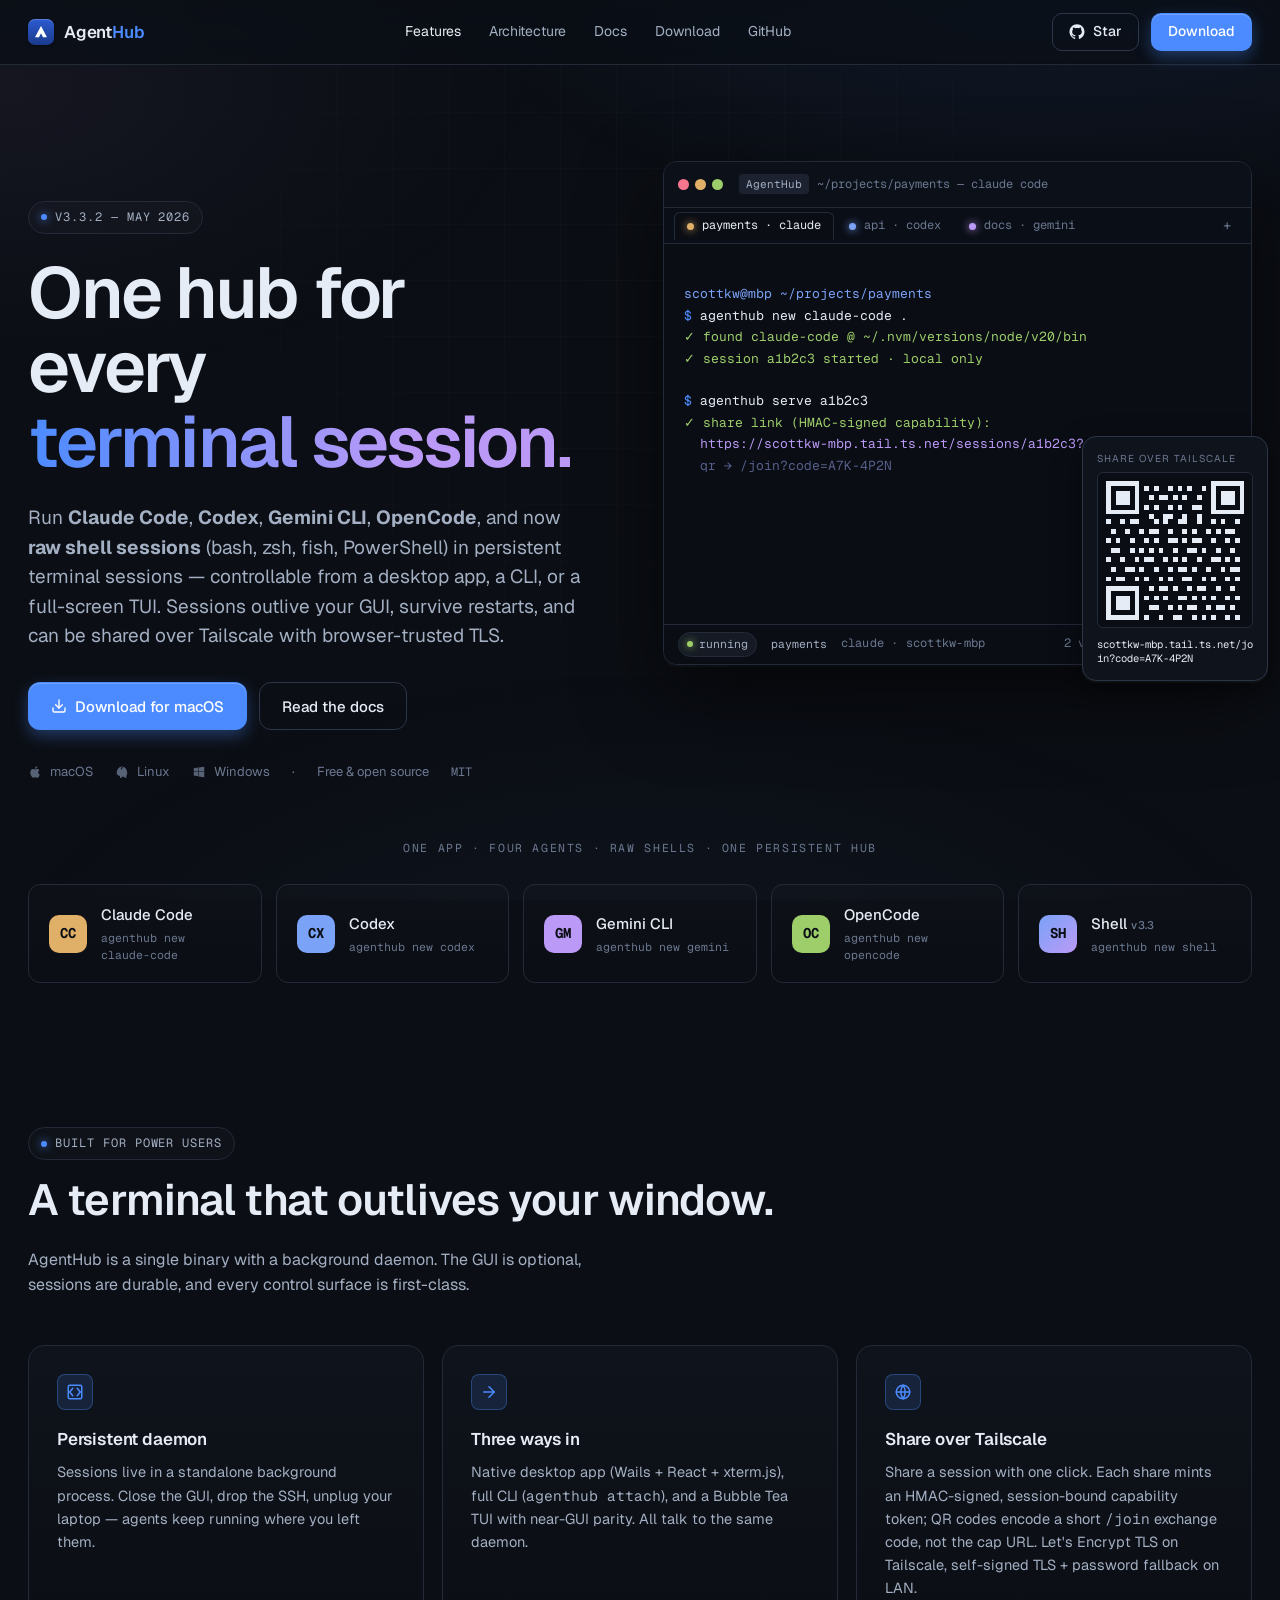
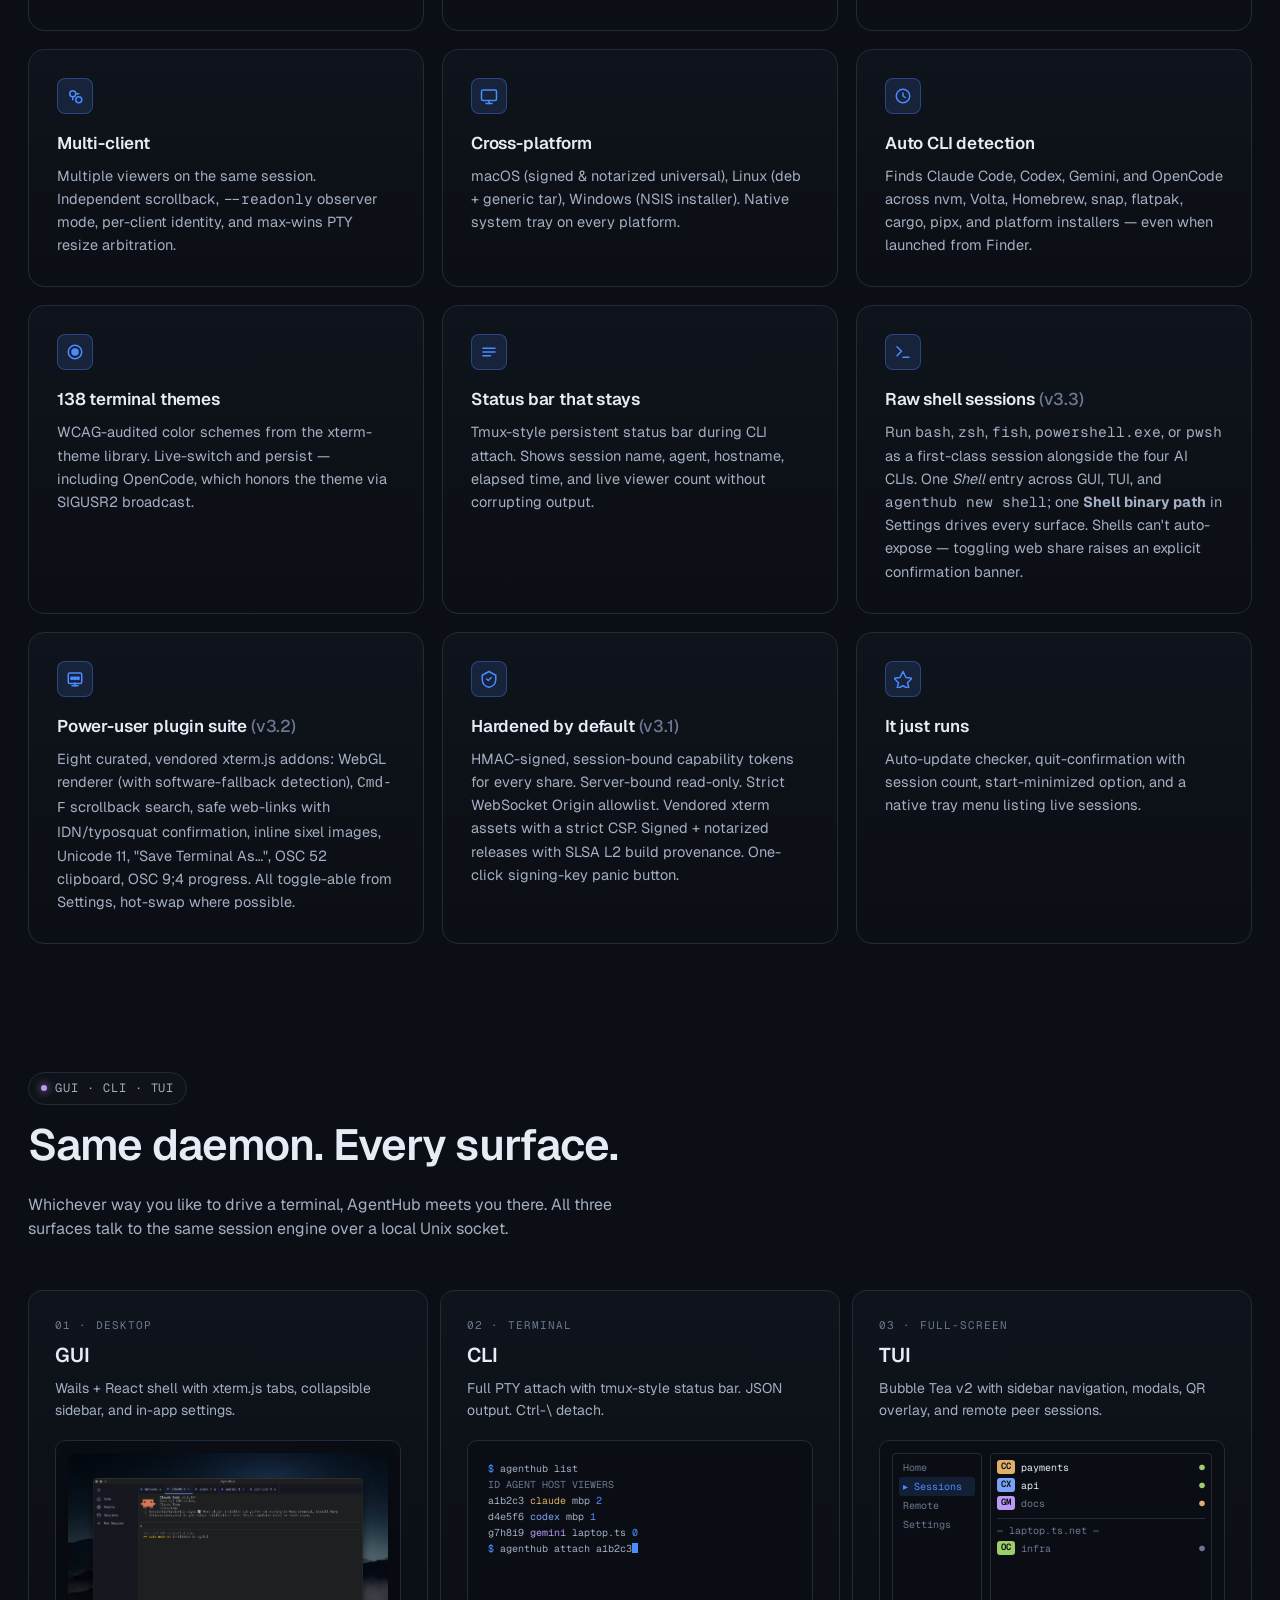
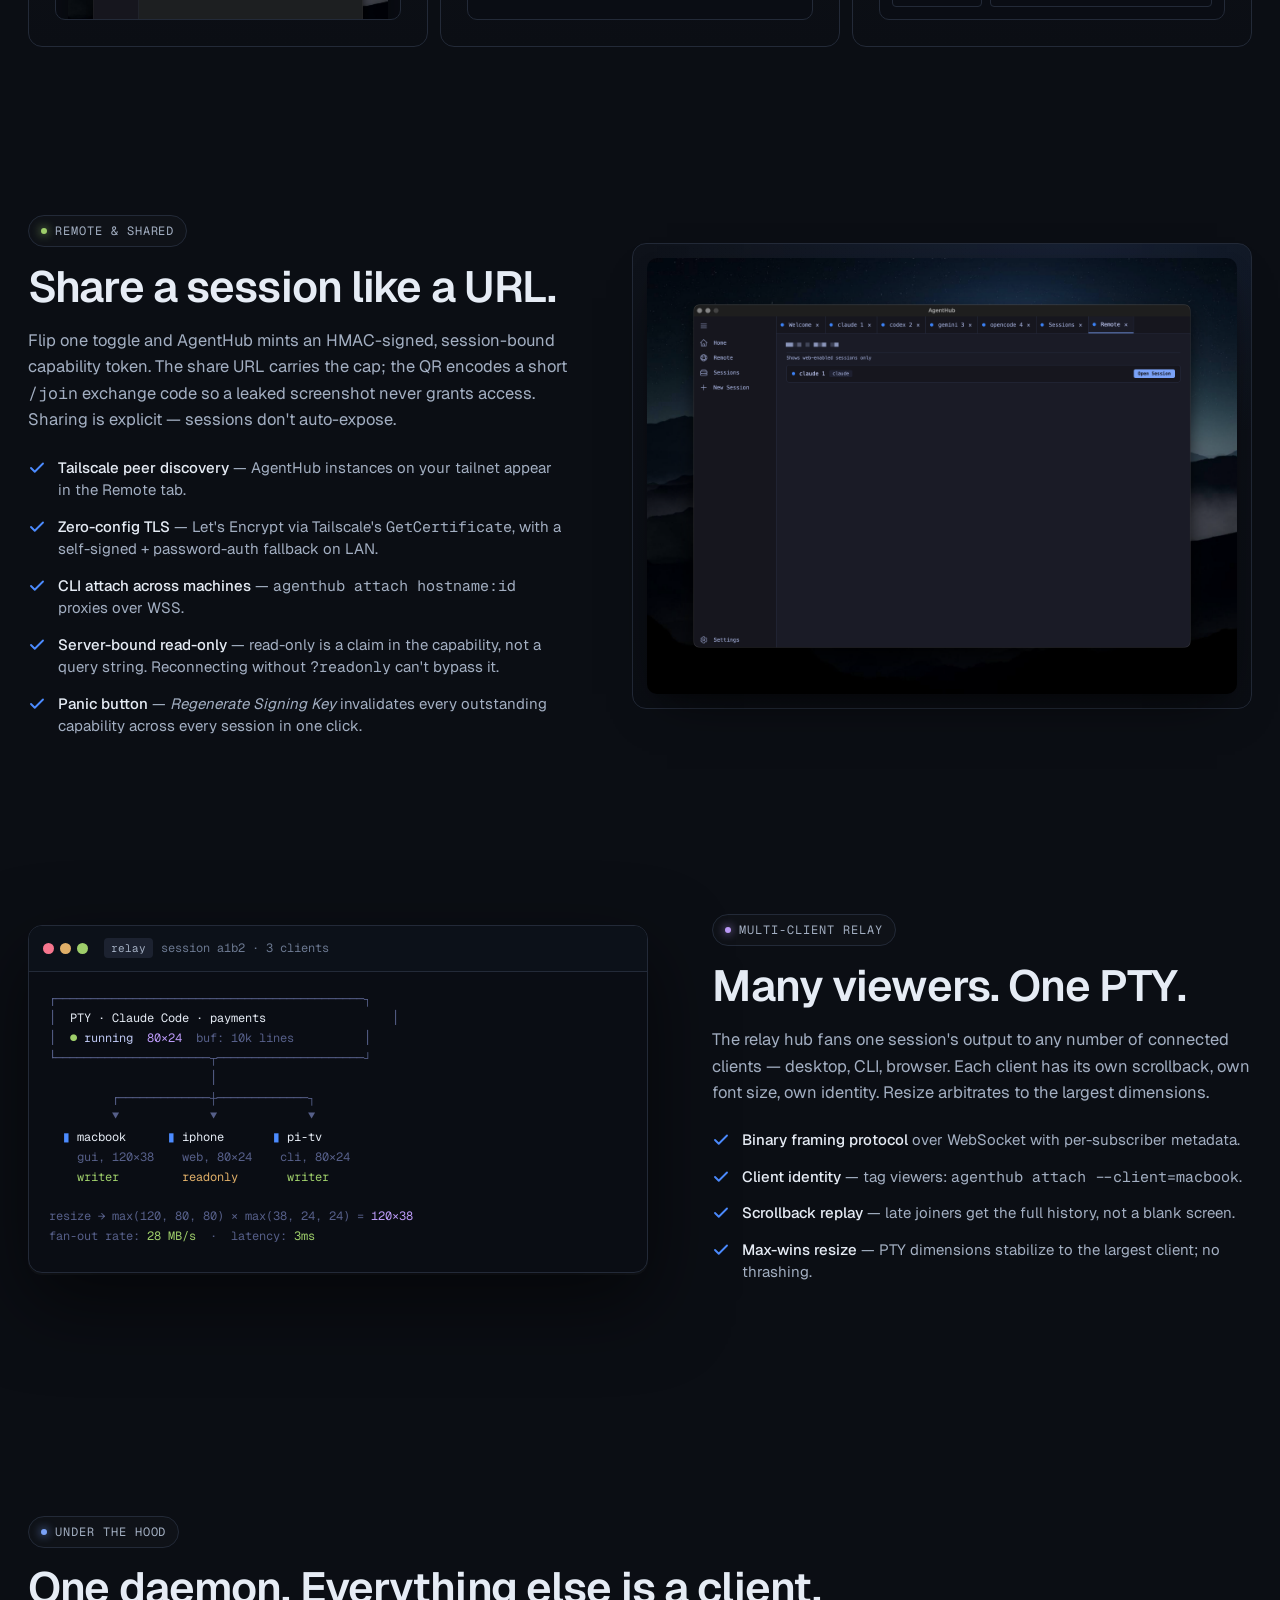
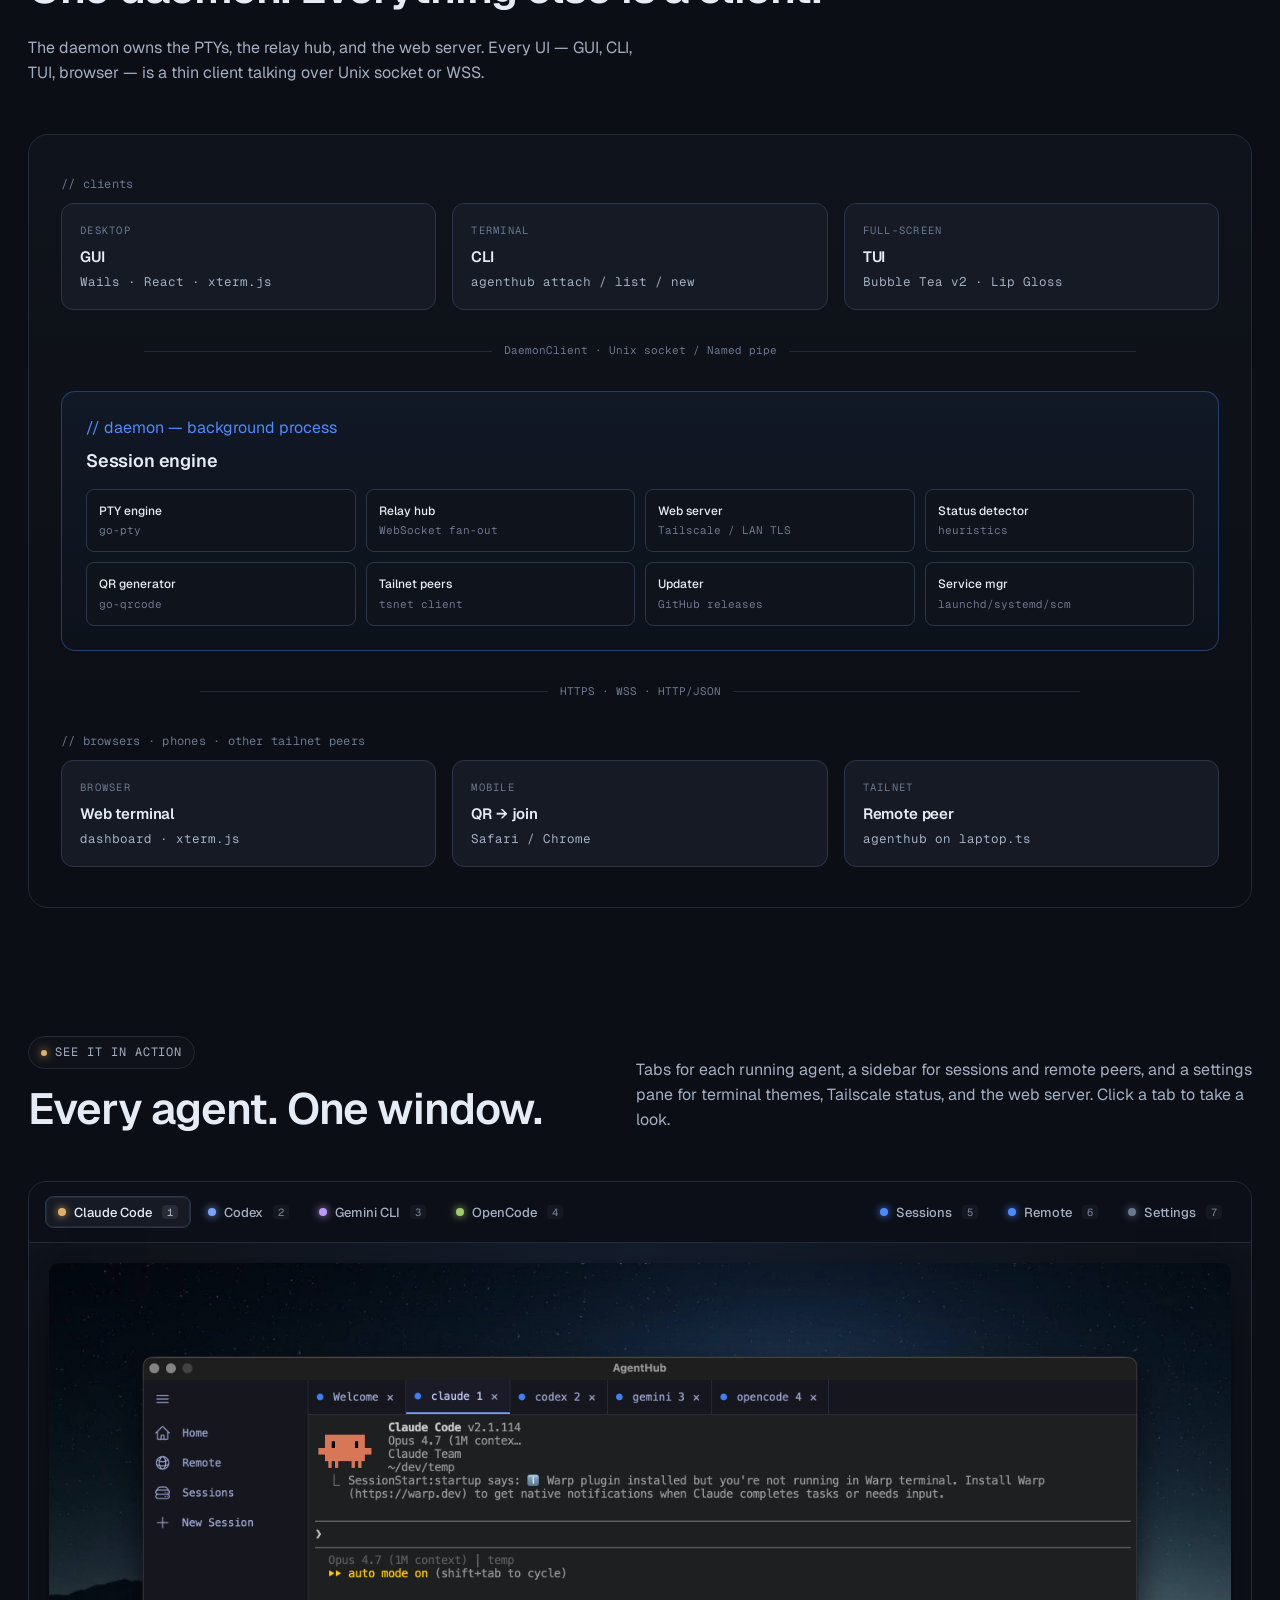
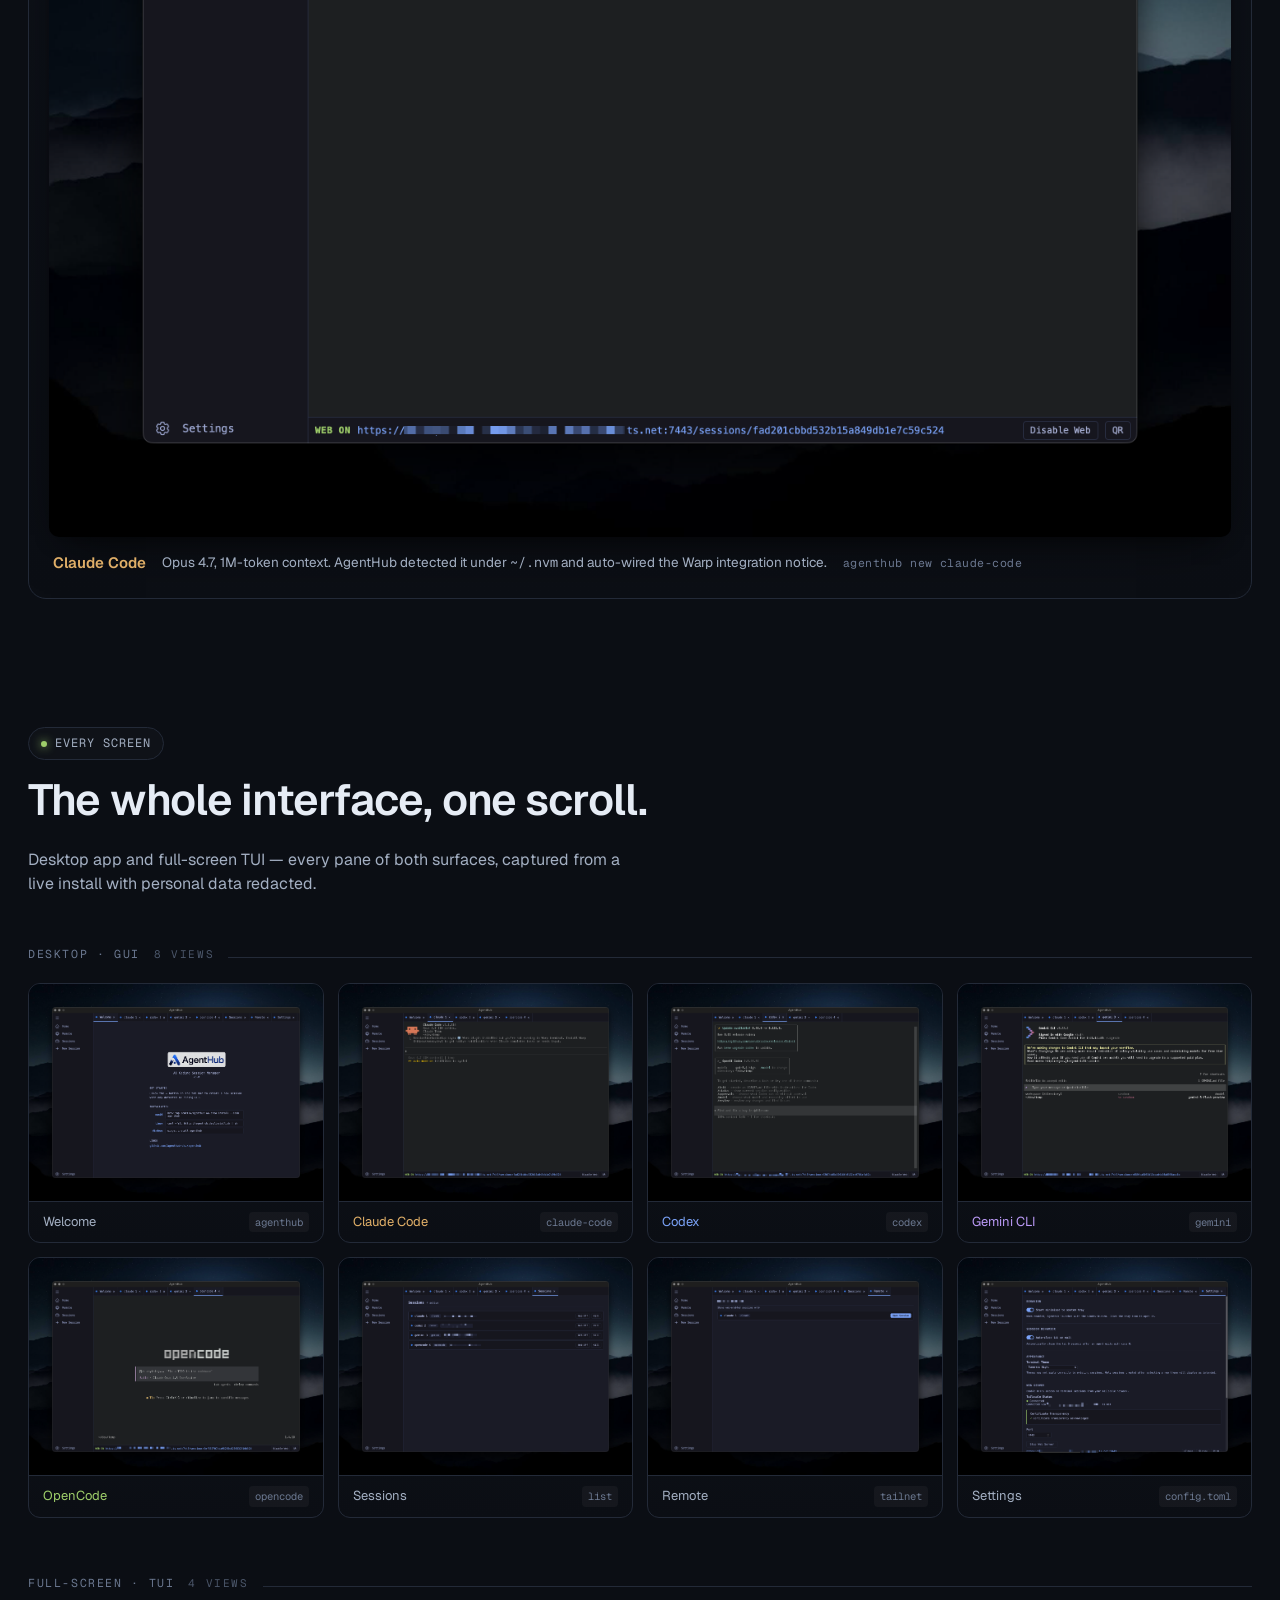
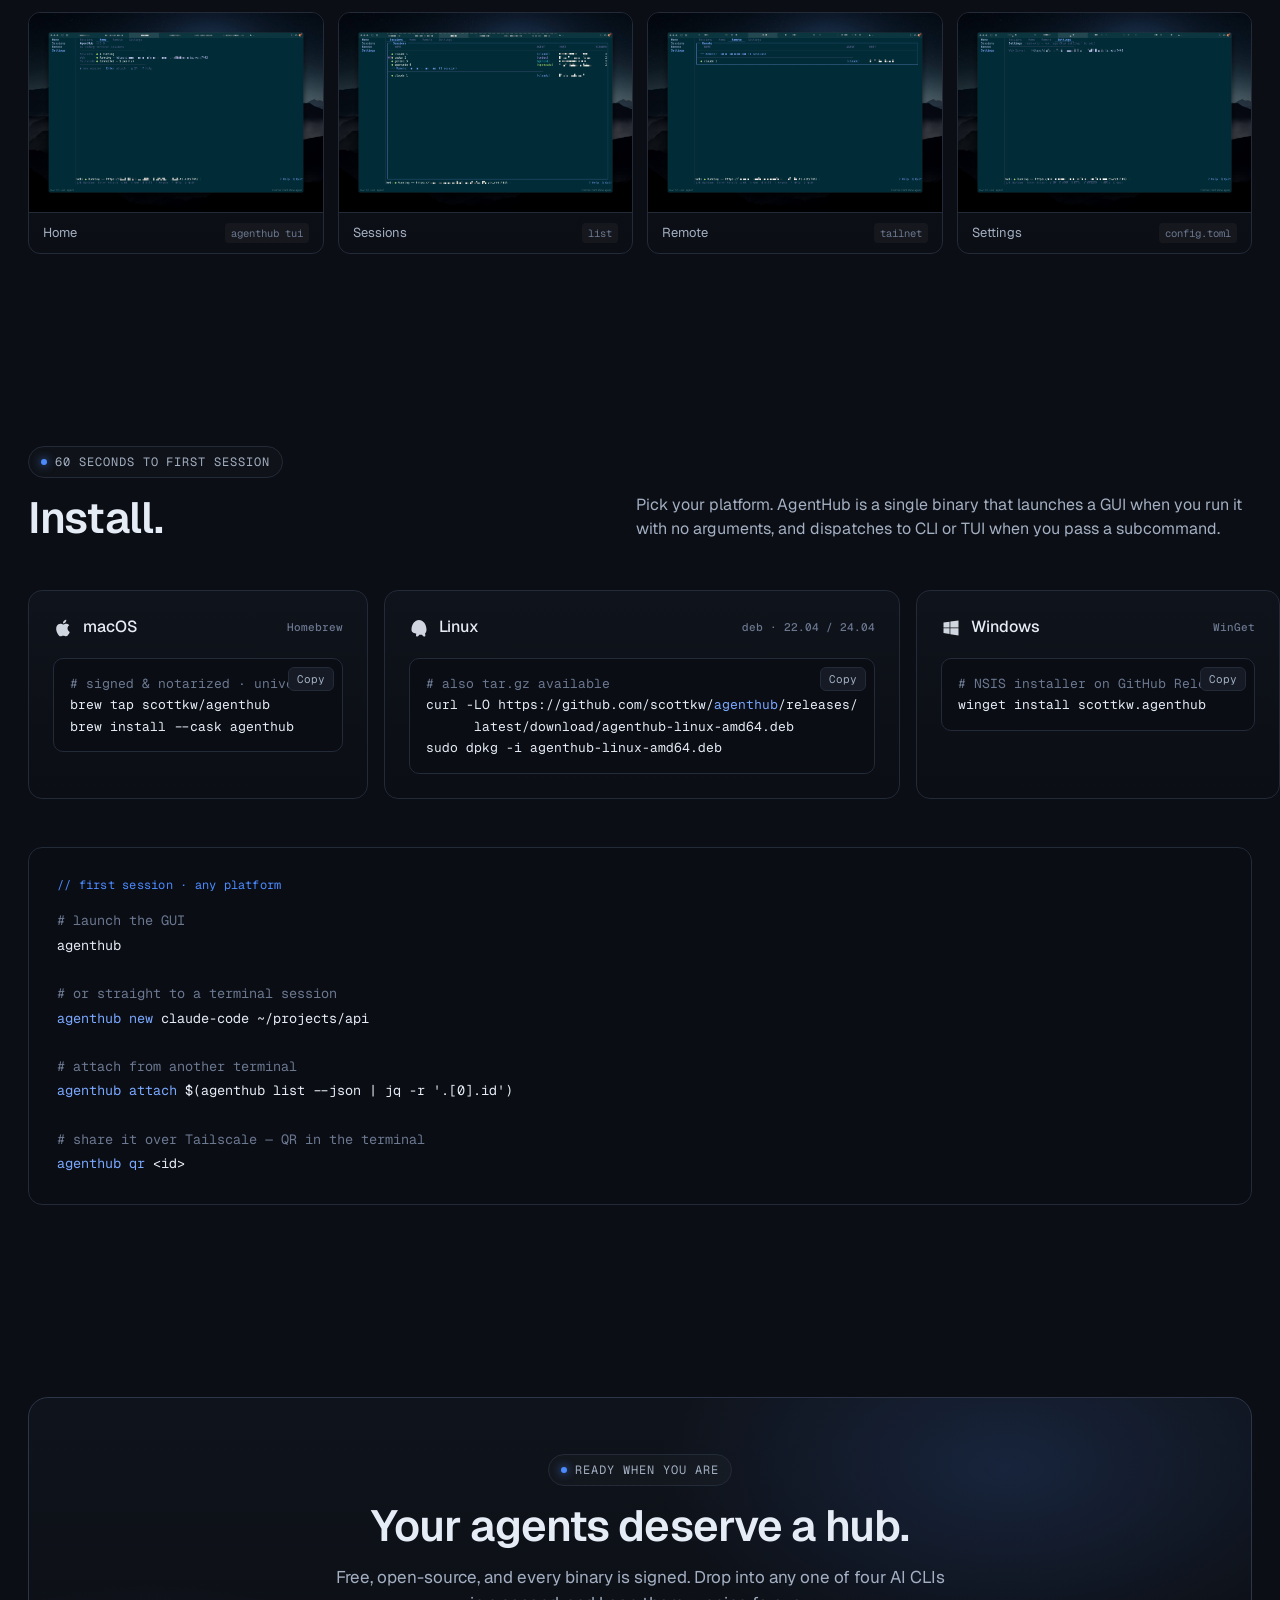
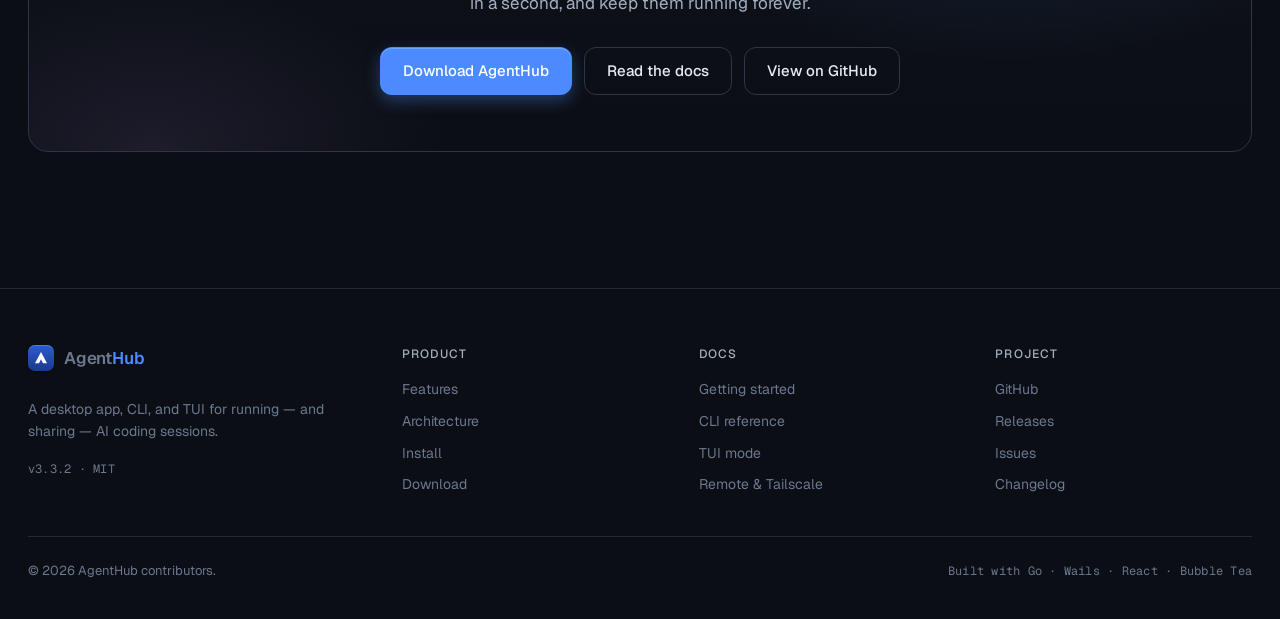
<file: site/index.html>
<!DOCTYPE html>
<html lang="en">
<head>
<meta charset="UTF-8" />
<meta name="viewport" content="width=device-width, initial-scale=1" />
<title>AgentHub — Launch, manage, and share AI coding sessions</title>
<meta name="description" content="A cross-platform desktop app, CLI, and TUI for running Claude Code, Codex, Gemini CLI, OpenCode — and raw shell sessions — in persistent terminal sessions, sharable over Tailscale." />
<link rel="preconnect" href="https://fonts.googleapis.com" />
<link rel="preconnect" href="https://fonts.gstatic.com" crossorigin />
<link href="https://fonts.googleapis.com/css2?family=Geist:wght@400;500;600;700&family=Geist+Mono:wght@400;500;600&display=swap" rel="stylesheet" />
<link rel="stylesheet" href="site.css" />
<style>
/* ---- Landing-specific styles ---- */

/* HERO */
.hero {
  position: relative;
  padding: 96px 0 48px;
  overflow: hidden;
}
.hero-grid {
  display: grid;
  grid-template-columns: 1.05fr 1.1fr;
  gap: 72px;
  align-items: start;
}
.hero-grid > div:first-child { padding-top: 40px; }
.hero h1 {
  margin-top: 22px;
  margin-bottom: 24px;
}
.hero h1 .accent { color: var(--accent); }
.hero h1 .strike {
  background: linear-gradient(90deg, var(--accent), #bb9af7 70%);
  -webkit-background-clip: text;
  background-clip: text;
  color: transparent;
}
.hero p.lede {
  font-size: 19px;
  line-height: 1.55;
  color: var(--fg-dim);
  max-width: 56ch;
  margin-bottom: 32px;
}
.hero-cta {
  display: flex; gap: 12px; flex-wrap: wrap;
  align-items: center;
}
.hero-meta {
  margin-top: 32px;
  display: flex; gap: 22px; align-items: center; flex-wrap: wrap;
  color: var(--fg-faint); font-size: 13px;
}
.hero-meta .os {
  display: inline-flex; align-items: center; gap: 8px;
}
.hero-meta .os svg { width: 14px; height: 14px; opacity: 0.8; }

/* Terminal mockup */
.term-wrap { position: relative; }
.term {
  background: #0a0d14;
  border: 1px solid var(--line);
  border-radius: 14px;
  box-shadow: var(--shadow-lg);
  overflow: hidden;
  font-family: var(--font-mono);
  font-size: 13px;
  line-height: 1.65;
  position: relative;
}
.term-bar {
  display: flex; align-items: center; gap: 10px;
  padding: 12px 14px;
  background: #0c1119;
  border-bottom: 1px solid var(--line);
}
.term-bar .dots { display: flex; gap: 6px; }
.term-bar .dots span {
  width: 11px; height: 11px; border-radius: 50%;
  background: #3b4252;
}
.term-bar .dots span:nth-child(1) { background: #f7768e; }
.term-bar .dots span:nth-child(2) { background: #e0af68; }
.term-bar .dots span:nth-child(3) { background: #9ece6a; }
.term-bar .title { color: var(--fg-faint); font-size: 12px; margin-left: 6px; }
.term-bar .title .badge {
  display: inline-block; padding: 1px 7px; border-radius: 4px;
  background: var(--bg-3); color: var(--fg-dim); margin-right: 8px;
  font-size: 11px;
}

.term-tabs {
  display: flex; align-items: center;
  padding: 0 10px;
  background: #0a0e16;
  border-bottom: 1px solid var(--line);
  height: 36px;
  gap: 2px;
  font-size: 12px;
  color: var(--fg-faint);
}
.term-tabs .tab {
  display: inline-flex; align-items: center; gap: 8px;
  padding: 0 12px; height: 28px;
  border-radius: 6px 6px 0 0;
  color: var(--fg-faint);
  border: 1px solid transparent;
  border-bottom: none;
  margin-bottom: -1px;
}
.term-tabs .tab.active {
  color: var(--fg);
  background: #0a0d14;
  border-color: var(--line);
}
.term-tabs .tab .dot {
  width: 7px; height: 7px; border-radius: 50%;
  box-shadow: 0 0 8px currentColor;
}
.term-tabs .plus {
  margin-left: auto;
  color: var(--fg-faint);
  padding: 0 10px;
  font-size: 14px;
}

.term-body {
  padding: 18px 20px;
  min-height: 380px;
  color: #c0caf5;
  overflow: hidden;
  position: relative;
}
.term-body .line { white-space: pre; }
.term-body .prompt { color: var(--accent); }
.term-body .path { color: #7aa2f7; }
.term-body .muted { color: #565f89; }
.term-body .key { color: #bb9af7; }
.term-body .ok { color: #9ece6a; }
.term-body .warn { color: #e0af68; }
.term-body .err { color: #f7768e; }
.term-body .str { color: #9ece6a; }
.term-body .sep { color: #3b4261; }
.term-body .pink { color: #f7768e; }
.term-body .white { color: #e6ecf5; }
.term-body .gray { color: #737aa2; }
.term-body .border { color: #414868; }
.term-body .cursor {
  display: inline-block;
  width: 8px; height: 14px;
  background: var(--accent);
  vertical-align: -2px;
  animation: blink 1s steps(1) infinite;
}
@keyframes blink { 50% { opacity: 0; } }

.term-statusbar {
  border-top: 1px solid var(--line);
  background: #0a0d14;
  display: flex; align-items: center; justify-content: space-between;
  padding: 7px 14px;
  font-size: 11.5px;
  color: var(--fg-dim);
}
.term-statusbar .left, .term-statusbar .right { display: flex; gap: 14px; align-items: center; }
.term-statusbar .pill {
  display: inline-flex; align-items: center; gap: 6px;
  padding: 2px 8px;
  background: var(--bg-2);
  border: 1px solid var(--line);
  border-radius: 999px;
}
.term-statusbar .pill .dot { width: 6px; height: 6px; border-radius: 50%; background: var(--ok); box-shadow: 0 0 8px var(--ok); }

/* floating QR card next to terminal */
.qr-card {
  position: absolute;
  right: -16px; bottom: -16px;
  width: 186px;
  padding: 14px;
  background: var(--bg-1);
  border: 1px solid var(--line-2);
  border-radius: 14px;
  box-shadow: var(--shadow-md);
  font-size: 12px;
  color: var(--fg-dim);
}
.qr-card .qr {
  width: 100%; aspect-ratio: 1/1;
  background:
    conic-gradient(from 0deg, transparent 0 0) padding-box,
    repeating-linear-gradient(45deg, var(--fg) 0 2px, transparent 2px 4px) padding-box;
  mask-image: var(--qr-mask);
  border-radius: 6px;
  margin-bottom: 10px;
  background: #0a0d14;
  display: grid; place-items: center;
  border: 1px solid var(--line);
  overflow: hidden;
}
.qr-card .qr svg { width: 90%; height: 90%; }
.qr-card .url { font-family: var(--font-mono); font-size: 10.5px; color: var(--fg); word-break: break-all; line-height: 1.3; }
.qr-card .lbl { font-size: 10px; text-transform: uppercase; letter-spacing: 0.1em; color: var(--fg-faint); margin-bottom: 6px; }

/* Agents strip */
.agents {
  padding: 56px 0 0;
}
.agents-label {
  text-align: center;
  font-family: var(--font-mono); font-size: 11.5px;
  color: var(--fg-faint); letter-spacing: 0.14em; text-transform: uppercase;
  margin-bottom: 28px;
}
.agents-row {
  display: grid;
  grid-template-columns: repeat(5, 1fr);
  gap: 14px;
}
@media (max-width: 1100px) {
  .agents-row { grid-template-columns: repeat(3, 1fr); }
}
.agent-chip {
  display: flex; align-items: center; gap: 14px;
  padding: 18px 20px;
  border: 1px solid var(--line);
  border-radius: 12px;
  background: linear-gradient(180deg, rgba(255,255,255,0.015), transparent);
  transition: all .2s ease;
}
.agent-chip:hover { border-color: var(--line-2); transform: translateY(-2px); }
.agent-chip .glyph {
  width: 38px; height: 38px; border-radius: 10px;
  display: grid; place-items: center;
  font-family: var(--font-mono); font-weight: 700;
  font-size: 14px;
  color: #0b0e14;
  flex-shrink: 0;
}
.agent-chip .name { font-weight: 500; font-size: 15px; }
.agent-chip .cmd { font-family: var(--font-mono); font-size: 11.5px; color: var(--fg-faint); margin-top: 2px; }

/* Features — 3 column rich section */
.features-grid {
  display: grid;
  grid-template-columns: repeat(3, 1fr);
  gap: 18px;
}
.features-grid .card { padding: 28px 28px 30px; }
.features-grid .card h3 { font-size: 17px; margin-bottom: 10px; }
.features-grid .card p { font-size: 14.5px; }

/* Big feature rows */
.big-feature {
  display: grid; grid-template-columns: 1fr 1.15fr;
  gap: 64px; align-items: center;
  padding: 40px 0;
}
.big-feature.reverse { grid-template-columns: 1.15fr 1fr; }
.big-feature.reverse .bf-visual { order: -1; }
.big-feature h2 { margin-bottom: 16px; }
.big-feature .lede { color: var(--fg-dim); margin-bottom: 24px; font-size: 16.5px; line-height: 1.6; }
.bf-list { display: grid; gap: 14px; list-style: none; padding: 0; margin: 0; }
.bf-list li { display: flex; gap: 12px; font-size: 15px; color: var(--fg); line-height: 1.5; }
.bf-list li svg { flex-shrink: 0; margin-top: 2px; color: var(--accent); width: 18px; height: 18px; }
.bf-list li strong { font-weight: 500; }
.bf-list li span { color: var(--fg-dim); }

/* 3 modes visual */
.modes {
  display: grid; grid-template-columns: repeat(3, 1fr); gap: 12px;
  margin-top: 48px;
}
.mode-card {
  padding: 26px; border: 1px solid var(--line); border-radius: 14px;
  background: linear-gradient(180deg, var(--bg-1), var(--bg));
  position: relative; overflow: hidden;
}
.mode-card .label {
  font-family: var(--font-mono); font-size: 11px;
  color: var(--fg-faint); letter-spacing: 0.1em;
  text-transform: uppercase; margin-bottom: 8px;
}
.mode-card h3 { margin-bottom: 10px; font-size: 20px; font-weight: 600; }
.mode-card p { color: var(--fg-dim); font-size: 14px; margin-bottom: 18px; }
.mode-viz {
  height: 180px; border-radius: 10px; border: 1px solid var(--line);
  background: #0a0d14;
  overflow: hidden; position: relative;
  font-family: var(--font-mono); font-size: 10px; line-height: 1.5;
  color: #a3afc2; padding: 12px;
}

/* Mini mocks */
.mini-tui {
  display: grid; grid-template-columns: 90px 1fr; gap: 8px;
  height: 100%; font-size: 10px;
}
.mini-tui .sb { border: 1px solid var(--line); border-radius: 4px; padding: 4px 6px; }
.mini-tui .sb-item { color: var(--fg-faint); padding: 2px 4px; border-radius: 3px; }
.mini-tui .sb-item.active { background: var(--accent-soft); color: var(--accent); }
.mini-tui .main { border: 1px solid var(--line); border-radius: 4px; padding: 6px; display: grid; gap: 3px; align-content: start; }
.mini-tui .row { display: flex; align-items: center; gap: 6px; }
.mini-tui .badge {
  display: inline-block; padding: 0 4px; border-radius: 3px;
  font-size: 9px; font-weight: 600; color: #0b0e14;
}

.mini-gui { display: grid; grid-template-columns: 56px 1fr; gap: 6px; height: 100%; }
.mini-gui .side { background: var(--bg-2); border-radius: 4px; padding: 6px 4px; display: grid; gap: 6px; }
.mini-gui .side-ic { width: 14px; height: 14px; background: var(--bg-3); border-radius: 3px; margin: 0 auto; }
.mini-gui .side-ic.on { background: var(--accent); }
.mini-gui .view { background: var(--bg-1); border-radius: 4px; padding: 8px; }
.mini-gui .tab-row { display: flex; gap: 4px; margin-bottom: 6px; font-size: 9px; }
.mini-gui .tab-chip { padding: 2px 6px; background: var(--bg-2); border-radius: 4px; color: var(--fg-faint); }
.mini-gui .tab-chip.on { background: var(--bg-3); color: var(--fg); }
.mini-gui .term-mini { font-family: var(--font-mono); font-size: 9px; color: #c0caf5; line-height: 1.4; }

.mini-cli { padding: 8px; font-size: 10px; line-height: 1.6; }
.mini-cli .prompt { color: var(--accent); }
.mini-cli .muted { color: var(--fg-faint); }
.mini-cli .gh { color: var(--accent); }

/* Architecture diagram */
.arch-stage {
  background: linear-gradient(180deg, var(--bg-1), var(--bg));
  border: 1px solid var(--line);
  border-radius: 20px;
  padding: 40px 32px;
  position: relative;
}
.arch-grid {
  display: grid; gap: 26px;
}
.arch-row {
  display: grid;
  grid-template-columns: repeat(3, 1fr);
  gap: 16px;
}
.arch-box {
  padding: 18px;
  border: 1px solid var(--line-2);
  border-radius: 12px;
  background: var(--bg-2);
  position: relative;
}
.arch-box .lbl {
  font-family: var(--font-mono); font-size: 10.5px;
  color: var(--fg-faint); letter-spacing: 0.12em;
  text-transform: uppercase; margin-bottom: 6px;
}
.arch-box h4 { font-size: 15px; font-weight: 600; margin-bottom: 4px; }
.arch-box p { font-size: 12.5px; color: var(--fg-dim); font-family: var(--font-mono); }
.arch-daemon {
  background: linear-gradient(180deg, rgba(76,139,255,0.06), rgba(76,139,255,0.02));
  border: 1px solid var(--accent-edge);
  border-radius: 14px;
  padding: 24px;
}
.arch-daemon .lbl { color: var(--accent); }
.arch-daemon-inner {
  display: grid; grid-template-columns: repeat(4, 1fr); gap: 10px; margin-top: 16px;
}
.arch-chip {
  padding: 12px; font-size: 12px;
  border: 1px solid var(--line-2); border-radius: 8px;
  background: var(--bg-1);
}
.arch-chip .n { font-weight: 500; margin-bottom: 2px; font-family: var(--font-sans); }
.arch-chip .d { color: var(--fg-faint); font-size: 11px; font-family: var(--font-mono); }
.arch-pipe {
  text-align: center; font-family: var(--font-mono); font-size: 11px;
  color: var(--fg-faint);
  padding: 6px 0;
}
.arch-pipe::before, .arch-pipe::after {
  content: ""; display: inline-block; vertical-align: middle;
  width: 30%; height: 1px; background: var(--line);
  margin: 0 12px;
}

/* Install section */
.install {
  display: grid;
  grid-template-columns: repeat(3, 1fr);
  gap: 16px;
}
.install-card {
  padding: 24px;
  border: 1px solid var(--line);
  border-radius: 14px;
  background: linear-gradient(180deg, var(--bg-1), var(--bg));
}
.install-card .os-head {
  display: flex; align-items: center; gap: 10px;
  margin-bottom: 18px; font-weight: 500;
}
.install-card .os-head svg { width: 20px; height: 20px; opacity: 0.9; }
.install-card .os-head .note {
  font-family: var(--font-mono); font-size: 11px;
  color: var(--fg-faint); margin-left: auto;
}
.install-code {
  background: #0a0d14;
  border: 1px solid var(--line);
  border-radius: 10px;
  padding: 14px 16px;
  font-family: var(--font-mono);
  font-size: 13px;
  color: var(--fg);
  white-space: pre;
  overflow: auto;
  position: relative;
  line-height: 1.65;
}
.install-code .cmt { color: var(--fg-faint); }
.install-code .cmd { color: var(--accent-2); }
.install-code .copy {
  position: absolute; top: 8px; right: 8px;
  padding: 4px 8px; font-size: 11px;
  background: var(--bg-2); border: 1px solid var(--line);
  border-radius: 6px; color: var(--fg-dim);
  cursor: pointer; font-family: inherit;
  transition: all .15s ease;
}
.install-code .copy:hover { color: var(--fg); border-color: var(--line-2); }
.install-code .copy.copied { color: var(--ok); }

/* CTA section */
.cta-panel {
  border: 1px solid var(--line-2);
  border-radius: 20px;
  padding: 56px 48px;
  background:
    radial-gradient(500px 280px at 80% 20%, rgba(76,139,255,0.15), transparent 70%),
    radial-gradient(420px 240px at 10% 100%, rgba(187,154,247,0.10), transparent 70%),
    linear-gradient(180deg, var(--bg-1), var(--bg));
  text-align: center;
}
.cta-panel h2 { margin-bottom: 14px; }
.cta-panel p { color: var(--fg-dim); margin-bottom: 30px; max-width: 56ch; margin-left: auto; margin-right: auto; font-size: 17px; }
.cta-panel .actions { display: flex; gap: 12px; justify-content: center; flex-wrap: wrap; }

/* Tweaks panel */
.tweaks-panel {
  position: fixed; right: 20px; bottom: 20px;
  width: 260px;
  background: var(--bg-1);
  border: 1px solid var(--line-2);
  border-radius: 14px;
  box-shadow: var(--shadow-lg);
  padding: 16px;
  z-index: 100;
  display: none;
  font-size: 13px;
}
.tweaks-panel.open { display: block; }
.tweaks-panel h4 {
  margin: 0 0 12px;
  font-size: 12px; text-transform: uppercase; letter-spacing: 0.12em;
  color: var(--fg-faint); font-weight: 500;
}
.tweaks-panel .row { display: flex; align-items: center; justify-content: space-between; gap: 10px; padding: 8px 0; }
.tweaks-panel .row + .row { border-top: 1px solid var(--line); }
.tweaks-panel .swatches { display: flex; gap: 6px; }
.tweaks-panel .sw {
  width: 22px; height: 22px; border-radius: 6px;
  cursor: pointer; border: 2px solid transparent;
  transition: all .15s ease;
}
.tweaks-panel .sw.active { border-color: var(--fg); transform: scale(1.1); }
.tweaks-panel label { color: var(--fg-dim); }
.tweaks-panel select, .tweaks-panel button.toggle {
  background: var(--bg-2); border: 1px solid var(--line);
  color: var(--fg); border-radius: 6px;
  padding: 4px 8px; font-size: 12px; font-family: inherit;
  cursor: pointer;
}

/* Screenshot treatment — real product shots */
.shot {
  display: block;
  width: 100%;
  height: auto;
  border-radius: 10px;
  background: #0a0d14;
  box-shadow:
    0 1px 0 rgba(255,255,255,0.04) inset,
    0 20px 50px -20px rgba(0,0,0,0.7),
    0 8px 20px -10px rgba(0,0,0,0.5);
}
.shot-frame {
  border: 1px solid var(--line);
  border-radius: 14px;
  background:
    radial-gradient(600px 300px at 70% 0%, rgba(76,139,255,0.10), transparent 70%),
    linear-gradient(180deg, var(--bg-1), var(--bg));
  padding: 14px;
  position: relative;
}
.shot-frame.compact { padding: 10px; border-radius: 12px; }

/* Gallery — tabbed screenshot switcher */
.gallery {
  border: 1px solid var(--line);
  border-radius: 18px;
  background: linear-gradient(180deg, var(--bg-1), var(--bg));
  overflow: hidden;
}
.gallery-tabs {
  display: flex;
  flex-wrap: wrap;
  gap: 4px;
  padding: 14px 16px;
  border-bottom: 1px solid var(--line);
  background: rgba(10, 13, 20, 0.5);
}
.gallery-tab {
  appearance: none;
  background: transparent;
  border: 1px solid transparent;
  color: var(--fg-dim);
  font: 500 13px/1 var(--font-sans);
  padding: 8px 12px;
  border-radius: 8px;
  cursor: pointer;
  display: inline-flex;
  align-items: center;
  gap: 8px;
  transition: all .15s ease;
  white-space: nowrap;
}
.gallery-tab:hover { color: var(--fg); background: var(--bg-2); }
.gallery-tab.active {
  color: var(--fg);
  background: var(--bg-2);
  border-color: var(--line-2);
  box-shadow: 0 0 0 1px var(--line) inset;
}
.gallery-tab .gdot {
  width: 8px; height: 8px; border-radius: 50%;
  display: inline-block;
  background: var(--fg-faint);
  box-shadow: 0 0 8px currentColor;
}
.gallery-tab .gkey {
  font-family: var(--font-mono);
  font-size: 10.5px;
  color: var(--fg-faint);
  margin-left: 2px;
  padding: 2px 5px;
  border-radius: 4px;
  background: rgba(255,255,255,0.04);
}
.gallery-tab.active .gkey { background: rgba(255,255,255,0.08); color: var(--fg-dim); }
.gallery-stage {
  position: relative;
  padding: 20px 20px 24px;
  background:
    radial-gradient(700px 340px at 50% 0%, rgba(76,139,255,0.08), transparent 70%);
}
.gallery-stage .shot { display: none; }
.gallery-stage .shot.active { display: block; }
.gallery-caption {
  display: flex;
  align-items: center;
  justify-content: space-between;
  gap: 16px;
  margin-top: 14px;
  padding: 0 4px;
  flex-wrap: wrap;
}
.gallery-caption .gc-title {
  font-weight: 600;
  font-size: 15px;
}
.gallery-caption .gc-desc {
  color: var(--fg-dim);
  font-size: 13.5px;
  flex: 1;
  min-width: 0;
}
.gallery-caption .gc-meta {
  font-family: var(--font-mono);
  font-size: 11.5px;
  color: var(--fg-faint);
  letter-spacing: 0.04em;
}
.gallery-cap {
  display: none;
  align-items: center;
  justify-content: space-between;
  gap: 16px;
  flex-wrap: wrap;
}
.gallery-cap.active { display: flex; }

/* Responsive */
@media (max-width: 960px) {
  .hero-grid { grid-template-columns: 1fr; gap: 48px; }
  .agents-row, .install, .features-grid, .modes, .arch-row, .arch-daemon-inner { grid-template-columns: 1fr 1fr; }
  .big-feature { grid-template-columns: 1fr; gap: 32px; }
  .big-feature.reverse .bf-visual { order: 0; }
  .qr-card { display: none; }
}
@media (max-width: 640px) {
  .agents-row, .install, .features-grid, .modes, .arch-row, .arch-daemon-inner { grid-template-columns: 1fr; }
  .cta-panel { padding: 40px 24px; }
}
</style>
</head>
<body data-page="home">

<!-- HERO -->
<section class="hero">
  <div class="container-wide">
    <div class="hero-grid">
      <div>
        <span class="eyebrow"><span class="dot"></span> v3.3.2 — May 2026</span>
        <h1>
          One hub for every<br/>
          <span class="strike">terminal session.</span>
        </h1>
        <p class="lede">
          Run <strong>Claude Code</strong>, <strong>Codex</strong>, <strong>Gemini CLI</strong>, <strong>OpenCode</strong>, and now <strong>raw shell sessions</strong> (bash, zsh, fish, PowerShell) in persistent terminal sessions — controllable from a desktop app, a CLI, or a full-screen TUI. Sessions outlive your GUI, survive restarts, and can be shared over Tailscale with browser-trusted TLS.
        </p>
        <div class="hero-cta">
          <a href="download.html" class="btn btn-primary btn-lg">
            <svg viewBox="0 0 24 24" fill="none" stroke="currentColor" stroke-width="2" stroke-linecap="round" stroke-linejoin="round"><path d="M21 15v4a2 2 0 0 1-2 2H5a2 2 0 0 1-2-2v-4"/><polyline points="7 10 12 15 17 10"/><line x1="12" y1="15" x2="12" y2="3"/></svg>
            Download for macOS
          </a>
          <a href="docs.html#getting-started" class="btn btn-ghost btn-lg">Read the docs</a>
        </div>
        <div class="hero-meta">
          <span class="os"><svg viewBox="0 0 24 24" fill="currentColor"><path d="M18.71 19.5c-.83 1.24-1.71 2.45-3.05 2.47-1.34.03-1.77-.79-3.29-.79-1.53 0-2 .77-3.27.82-1.31.05-2.3-1.32-3.14-2.53C4.25 17 2.94 12.45 4.7 9.39c.87-1.52 2.43-2.48 4.12-2.51 1.28-.02 2.5.87 3.29.87.78 0 2.26-1.07 3.81-.91.65.03 2.47.26 3.64 1.98-.09.06-2.17 1.28-2.15 3.81.03 3.02 2.65 4.03 2.68 4.04-.03.07-.42 1.44-1.38 2.83M13 3.5c.73-.83 1.94-1.46 2.94-1.5.13 1.17-.34 2.35-1.04 3.19-.69.85-1.83 1.51-2.95 1.42-.15-1.15.41-2.35 1.05-3.11z"/></svg> macOS</span>
          <span class="os"><svg viewBox="0 0 24 24" fill="currentColor"><path d="M12.5 1.56c-.14 0-.28.04-.4.12-.5.3-.74.98-.65 1.76.09.78.5 1.38 1 1.5.36.08.7-.04.93-.3.24-.27.34-.67.27-1.12-.14-.96-.65-1.73-1.15-1.96zm-1.1 2.62c-.35 0-.66.14-.88.39-.34.4-.5 1-.45 1.66.05.62.3 1.14.67 1.36.24.15.52.18.77.08.5-.2.84-.78.84-1.56 0-.5-.15-1.08-.45-1.44-.2-.33-.43-.5-.5-.49zM12 2.5c4.97 0 9 5.22 9 11.5 0 1.88-.82 3.64-1.85 4.8.25.6.43 1.24.5 1.95.05.44-.1.87-.37 1.1-.34.27-.82.4-1.32.27-1.17-.3-1.84-1.26-2.28-2.1-.53.13-1.08.2-1.68.2a6.6 6.6 0 0 1-1.66-.2c-.45.85-1.12 1.82-2.3 2.1-.5.13-.97 0-1.31-.27-.28-.23-.43-.66-.38-1.1.08-.7.26-1.34.5-1.95C3.83 17.64 3 15.88 3 14 3 7.72 7.03 2.5 12 2.5z"/></svg> Linux</span>
          <span class="os"><svg viewBox="0 0 24 24" fill="currentColor"><path d="M3 5.5L10.3 4.4V11.3H3V5.5zM11.2 4.2L21 3V11.3H11.2V4.2zM3 12.2H10.3V19.1L3 18V12.2zM11.2 12.2H21V20.9L11.2 19.6V12.2z"/></svg> Windows</span>
          <span>·</span>
          <span>Free &amp; open source</span>
          <span class="mono-caption">MIT</span>
        </div>
      </div>

      <!-- TERMINAL -->
      <div class="term-wrap">
        <div class="term">
          <div class="term-bar">
            <span class="dots"><span></span><span></span><span></span></span>
            <span class="title"><span class="badge">AgentHub</span>~/projects/payments — claude code</span>
          </div>
          <div class="term-tabs">
            <span class="tab active"><span class="dot" style="color:var(--claude); background:var(--claude);"></span> payments · claude</span>
            <span class="tab"><span class="dot" style="color:var(--codex); background:var(--codex);"></span> api · codex</span>
            <span class="tab"><span class="dot" style="color:var(--gemini); background:var(--gemini);"></span> docs · gemini</span>
            <span class="plus">+</span>
          </div>
          <div class="term-body" id="term-body">
            <!-- JS will type here -->
          </div>
          <div class="term-statusbar">
            <div class="left">
              <span class="pill"><span class="dot"></span> running</span>
              <span>payments</span>
              <span class="mono-caption">claude · scottkw-mbp</span>
            </div>
            <div class="right">
              <span class="mono-caption">2 viewers</span>
              <span class="mono-caption">ctrl-\ detach</span>
            </div>
          </div>
        </div>

        <!-- Floating QR Card -->
        <div class="qr-card" aria-hidden="true">
          <div class="lbl">Share over Tailscale</div>
          <div class="qr">
            <svg viewBox="0 0 29 29" shape-rendering="crispEdges" xmlns="http://www.w3.org/2000/svg">
              <!-- Fake but convincing QR pattern -->
              <rect width="29" height="29" fill="transparent"/>
              <g fill="#e6ecf5">
                <!-- finder top-left -->
                <rect x="0" y="0" width="7" height="1"/><rect x="0" y="6" width="7" height="1"/>
                <rect x="0" y="0" width="1" height="7"/><rect x="6" y="0" width="1" height="7"/>
                <rect x="2" y="2" width="3" height="3"/>
                <!-- finder top-right -->
                <rect x="22" y="0" width="7" height="1"/><rect x="22" y="6" width="7" height="1"/>
                <rect x="22" y="0" width="1" height="7"/><rect x="28" y="0" width="1" height="7"/>
                <rect x="24" y="2" width="3" height="3"/>
                <!-- finder bottom-left -->
                <rect x="0" y="22" width="7" height="1"/><rect x="0" y="28" width="7" height="1"/>
                <rect x="0" y="22" width="1" height="7"/><rect x="6" y="22" width="1" height="7"/>
                <rect x="2" y="24" width="3" height="3"/>
                <!-- random data cells -->
                <rect x="8" y="1" width="1" height="1"/><rect x="10" y="1" width="1" height="1"/>
                <rect x="13" y="1" width="1" height="1"/><rect x="15" y="1" width="1" height="1"/>
                <rect x="17" y="1" width="1" height="1"/><rect x="20" y="1" width="1" height="1"/>
                <rect x="9" y="3" width="1" height="1"/><rect x="11" y="3" width="2" height="1"/>
                <rect x="14" y="3" width="1" height="1"/><rect x="16" y="3" width="1" height="1"/>
                <rect x="19" y="3" width="1" height="1"/>
                <rect x="8" y="5" width="1" height="1"/><rect x="10" y="5" width="1" height="1"/>
                <rect x="13" y="5" width="1" height="1"/><rect x="15" y="5" width="1" height="1"/>
                <rect x="18" y="5" width="2" height="1"/>
                <rect x="9" y="7" width="1" height="1"/><rect x="12" y="7" width="2" height="1"/>
                <rect x="16" y="7" width="1" height="1"/><rect x="19" y="7" width="1" height="1"/>
                <rect x="0" y="8" width="1" height="1"/><rect x="3" y="8" width="1" height="1"/>
                <rect x="5" y="8" width="2" height="1"/><rect x="10" y="8" width="1" height="1"/>
                <rect x="12" y="8" width="1" height="1"/><rect x="15" y="8" width="2" height="1"/>
                <rect x="19" y="8" width="1" height="1"/><rect x="22" y="8" width="1" height="1"/>
                <rect x="24" y="8" width="1" height="1"/><rect x="27" y="8" width="1" height="1"/>
                <rect x="1" y="10" width="1" height="1"/><rect x="4" y="10" width="1" height="1"/>
                <rect x="7" y="10" width="1" height="1"/><rect x="9" y="10" width="2" height="1"/>
                <rect x="13" y="10" width="1" height="1"/><rect x="16" y="10" width="1" height="1"/>
                <rect x="18" y="10" width="1" height="1"/><rect x="21" y="10" width="1" height="1"/>
                <rect x="23" y="10" width="1" height="1"/><rect x="25" y="10" width="2" height="1"/>
                <rect x="0" y="12" width="1" height="1"/><rect x="2" y="12" width="1" height="1"/>
                <rect x="5" y="12" width="1" height="1"/><rect x="8" y="12" width="1" height="1"/>
                <rect x="10" y="12" width="1" height="1"/><rect x="13" y="12" width="2" height="1"/>
                <rect x="16" y="12" width="1" height="1"/><rect x="18" y="12" width="2" height="1"/>
                <rect x="22" y="12" width="1" height="1"/><rect x="25" y="12" width="1" height="1"/>
                <rect x="27" y="12" width="1" height="1"/>
                <rect x="1" y="14" width="2" height="1"/><rect x="5" y="14" width="1" height="1"/>
                <rect x="7" y="14" width="1" height="1"/><rect x="9" y="14" width="1" height="1"/>
                <rect x="11" y="14" width="1" height="1"/><rect x="14" y="14" width="1" height="1"/>
                <rect x="17" y="14" width="2" height="1"/><rect x="20" y="14" width="1" height="1"/>
                <rect x="23" y="14" width="1" height="1"/><rect x="26" y="14" width="1" height="1"/>
                <rect x="0" y="16" width="1" height="1"/><rect x="3" y="16" width="1" height="1"/>
                <rect x="6" y="16" width="1" height="1"/><rect x="8" y="16" width="2" height="1"/>
                <rect x="12" y="16" width="1" height="1"/><rect x="14" y="16" width="1" height="1"/>
                <rect x="16" y="16" width="1" height="1"/><rect x="19" y="16" width="1" height="1"/>
                <rect x="22" y="16" width="2" height="1"/><rect x="25" y="16" width="1" height="1"/>
                <rect x="27" y="16" width="1" height="1"/>
                <rect x="1" y="18" width="1" height="1"/><rect x="4" y="18" width="2" height="1"/>
                <rect x="7" y="18" width="1" height="1"/><rect x="10" y="18" width="1" height="1"/>
                <rect x="13" y="18" width="1" height="1"/><rect x="15" y="18" width="2" height="1"/>
                <rect x="18" y="18" width="1" height="1"/><rect x="21" y="18" width="1" height="1"/>
                <rect x="24" y="18" width="1" height="1"/><rect x="26" y="18" width="2" height="1"/>
                <rect x="0" y="20" width="1" height="1"/><rect x="2" y="20" width="2" height="1"/>
                <rect x="6" y="20" width="1" height="1"/><rect x="8" y="20" width="1" height="1"/>
                <rect x="11" y="20" width="1" height="1"/><rect x="13" y="20" width="1" height="1"/>
                <rect x="16" y="20" width="2" height="1"/><rect x="20" y="20" width="1" height="1"/>
                <rect x="22" y="20" width="1" height="1"/><rect x="25" y="20" width="1" height="1"/>
                <rect x="27" y="20" width="1" height="1"/>
                <rect x="9" y="22" width="1" height="1"/><rect x="11" y="22" width="2" height="1"/>
                <rect x="14" y="22" width="1" height="1"/><rect x="17" y="22" width="1" height="1"/>
                <rect x="19" y="22" width="2" height="1"/><rect x="23" y="22" width="1" height="1"/>
                <rect x="26" y="22" width="1" height="1"/>
                <rect x="8" y="24" width="1" height="1"/><rect x="10" y="24" width="1" height="1"/>
                <rect x="12" y="24" width="1" height="1"/><rect x="15" y="24" width="2" height="1"/>
                <rect x="18" y="24" width="1" height="1"/><rect x="20" y="24" width="1" height="1"/>
                <rect x="22" y="24" width="1" height="1"/><rect x="25" y="24" width="1" height="1"/>
                <rect x="27" y="24" width="1" height="1"/>
                <rect x="9" y="26" width="2" height="1"/><rect x="13" y="26" width="1" height="1"/>
                <rect x="15" y="26" width="1" height="1"/><rect x="17" y="26" width="2" height="1"/>
                <rect x="21" y="26" width="1" height="1"/><rect x="23" y="26" width="2" height="1"/>
                <rect x="26" y="26" width="1" height="1"/>
                <rect x="8" y="28" width="1" height="1"/><rect x="11" y="28" width="1" height="1"/>
                <rect x="14" y="28" width="2" height="1"/><rect x="18" y="28" width="1" height="1"/>
                <rect x="20" y="28" width="1" height="1"/><rect x="22" y="28" width="1" height="1"/>
                <rect x="25" y="28" width="1" height="1"/><rect x="27" y="28" width="1" height="1"/>
              </g>
            </svg>
          </div>
          <div class="url">scottkw-mbp.tail.ts.net/join?code=A7K-4P2N</div>
        </div>
      </div>
    </div>

    <!-- Agent chips -->
    <div class="agents">
      <div class="agents-label">One app · four agents · raw shells · one persistent hub</div>
      <div class="agents-row">
        <div class="agent-chip">
          <span class="glyph" style="background: var(--claude);">CC</span>
          <div><div class="name">Claude Code</div><div class="cmd">agenthub new claude-code</div></div>
        </div>
        <div class="agent-chip">
          <span class="glyph" style="background: var(--codex);">CX</span>
          <div><div class="name">Codex</div><div class="cmd">agenthub new codex</div></div>
        </div>
        <div class="agent-chip">
          <span class="glyph" style="background: var(--gemini);">GM</span>
          <div><div class="name">Gemini CLI</div><div class="cmd">agenthub new gemini</div></div>
        </div>
        <div class="agent-chip">
          <span class="glyph" style="background: var(--opencode);">OC</span>
          <div><div class="name">OpenCode</div><div class="cmd">agenthub new opencode</div></div>
        </div>
        <div class="agent-chip">
          <span class="glyph" style="background: linear-gradient(135deg, #7aa2f7, #bb9af7);">SH</span>
          <div><div class="name">Shell <span style="color:var(--fg-faint); font-weight:500; font-size:11px; letter-spacing:0.02em;">v3.3</span></div><div class="cmd">agenthub new shell</div></div>
        </div>
      </div>
    </div>
  </div>
</section>

<!-- FEATURES GRID -->
<section class="section" id="features">
  <div class="container-wide">
    <div class="section-title">
      <div>
        <span class="eyebrow"><span class="dot"></span> Built for power users</span>
        <h2 style="margin-top:16px;">A terminal that outlives your window.</h2>
      </div>
      <p>AgentHub is a single binary with a background daemon. The GUI is optional, sessions are durable, and every control surface is first-class.</p>
    </div>

    <div class="features-grid">
      <div class="card">
        <div class="icon"><svg viewBox="0 0 24 24" fill="none" stroke="currentColor" stroke-width="2" stroke-linecap="round" stroke-linejoin="round"><rect x="3" y="3" width="18" height="18" rx="2"/><path d="M9 7l-4 5 4 5"/><path d="M15 7l4 5-4 5"/></svg></div>
        <h3>Persistent daemon</h3>
        <p>Sessions live in a standalone background process. Close the GUI, drop the SSH, unplug your laptop — agents keep running where you left them.</p>
      </div>
      <div class="card">
        <div class="icon"><svg viewBox="0 0 24 24" fill="none" stroke="currentColor" stroke-width="2" stroke-linecap="round" stroke-linejoin="round"><path d="M5 12h14"/><path d="M12 5l7 7-7 7"/></svg></div>
        <h3>Three ways in</h3>
        <p>Native desktop app (Wails + React + xterm.js), full CLI (<code>agenthub attach</code>), and a Bubble Tea TUI with near-GUI parity. All talk to the same daemon.</p>
      </div>
      <div class="card">
        <div class="icon"><svg viewBox="0 0 24 24" fill="none" stroke="currentColor" stroke-width="2" stroke-linecap="round" stroke-linejoin="round"><circle cx="12" cy="12" r="9"/><path d="M3 12h18M12 3a15 15 0 0 1 0 18M12 3a15 15 0 0 0 0 18"/></svg></div>
        <h3>Share over Tailscale</h3>
        <p>Share a session with one click. Each share mints an HMAC-signed, session-bound capability token; QR codes encode a short <code>/join</code> exchange code, not the cap URL. Let's Encrypt TLS on Tailscale, self-signed TLS + password fallback on LAN.</p>
      </div>
      <div class="card">
        <div class="icon"><svg viewBox="0 0 24 24" fill="none" stroke="currentColor" stroke-width="2" stroke-linecap="round" stroke-linejoin="round"><circle cx="9" cy="9" r="4"/><circle cx="17" cy="17" r="4"/><path d="M9 13v4M13 9h4"/></svg></div>
        <h3>Multi-client</h3>
        <p>Multiple viewers on the same session. Independent scrollback, <code>--readonly</code> observer mode, per-client identity, and max-wins PTY resize arbitration.</p>
      </div>
      <div class="card">
        <div class="icon"><svg viewBox="0 0 24 24" fill="none" stroke="currentColor" stroke-width="2" stroke-linecap="round" stroke-linejoin="round"><rect x="2" y="4" width="20" height="14" rx="2"/><path d="M8 22h8M12 18v4"/></svg></div>
        <h3>Cross-platform</h3>
        <p>macOS (signed &amp; notarized universal), Linux (deb + generic tar), Windows (NSIS installer). Native system tray on every platform.</p>
      </div>
      <div class="card">
        <div class="icon"><svg viewBox="0 0 24 24" fill="none" stroke="currentColor" stroke-width="2" stroke-linecap="round" stroke-linejoin="round"><circle cx="12" cy="12" r="9"/><path d="M12 8v4l3 2"/></svg></div>
        <h3>Auto CLI detection</h3>
        <p>Finds Claude Code, Codex, Gemini, and OpenCode across nvm, Volta, Homebrew, snap, flatpak, cargo, pipx, and platform installers — even when launched from Finder.</p>
      </div>
      <div class="card">
        <div class="icon"><svg viewBox="0 0 24 24" fill="none" stroke="currentColor" stroke-width="2" stroke-linecap="round" stroke-linejoin="round"><circle cx="12" cy="12" r="9"/><circle cx="12" cy="12" r="4" fill="currentColor"/></svg></div>
        <h3>138 terminal themes</h3>
        <p>WCAG-audited color schemes from the xterm-theme library. Live-switch and persist — including OpenCode, which honors the theme via SIGUSR2 broadcast.</p>
      </div>
      <div class="card">
        <div class="icon"><svg viewBox="0 0 24 24" fill="none" stroke="currentColor" stroke-width="2" stroke-linecap="round" stroke-linejoin="round"><path d="M4 7h16M4 12h16M4 17h10"/></svg></div>
        <h3>Status bar that stays</h3>
        <p>Tmux-style persistent status bar during CLI attach. Shows session name, agent, hostname, elapsed time, and live viewer count without corrupting output.</p>
      </div>
      <div class="card">
        <div class="icon"><svg viewBox="0 0 24 24" fill="none" stroke="currentColor" stroke-width="2" stroke-linecap="round" stroke-linejoin="round"><polyline points="4 17 10 11 4 5"/><line x1="12" y1="19" x2="20" y2="19"/></svg></div>
        <h3>Raw shell sessions <span style="color:var(--fg-faint); font-weight:500;">(v3.3)</span></h3>
        <p>Run <code>bash</code>, <code>zsh</code>, <code>fish</code>, <code>powershell.exe</code>, or <code>pwsh</code> as a first-class session alongside the four AI CLIs. One <em>Shell</em> entry across GUI, TUI, and <code>agenthub new shell</code>; one <strong>Shell binary path</strong> in Settings drives every surface. Shells can't auto-expose — toggling web share raises an explicit confirmation banner.</p>
      </div>
      <div class="card">
        <div class="icon"><svg viewBox="0 0 24 24" fill="none" stroke="currentColor" stroke-width="2" stroke-linecap="round" stroke-linejoin="round"><rect x="3" y="4" width="18" height="14" rx="2"/><path d="M8 21h8"/><path d="M12 17v4"/><circle cx="8" cy="11" r="1.6" fill="currentColor"/><circle cx="12" cy="11" r="1.6" fill="currentColor"/><circle cx="16" cy="11" r="1.6" fill="currentColor"/></svg></div>
        <h3>Power-user plugin suite <span style="color:var(--fg-faint); font-weight:500;">(v3.2)</span></h3>
        <p>Eight curated, vendored xterm.js addons: WebGL renderer (with software-fallback detection), <kbd>Cmd-F</kbd> scrollback search, safe web-links with IDN/typosquat confirmation, inline sixel images, Unicode 11, "Save Terminal As…", OSC 52 clipboard, OSC 9;4 progress. All toggle-able from Settings, hot-swap where possible.</p>
      </div>
      <div class="card">
        <div class="icon"><svg viewBox="0 0 24 24" fill="none" stroke="currentColor" stroke-width="2" stroke-linecap="round" stroke-linejoin="round"><path d="M12 2L3 7v6c0 5 4 9 9 10 5-1 9-5 9-10V7z"/><path d="M9 12l2 2 4-4"/></svg></div>
        <h3>Hardened by default <span style="color:var(--fg-faint); font-weight:500;">(v3.1)</span></h3>
        <p>HMAC-signed, session-bound capability tokens for every share. Server-bound read-only. Strict WebSocket Origin allowlist. Vendored xterm assets with a strict CSP. Signed + notarized releases with SLSA L2 build provenance. One-click signing-key panic button.</p>
      </div>
      <div class="card">
        <div class="icon"><svg viewBox="0 0 24 24" fill="none" stroke="currentColor" stroke-width="2" stroke-linecap="round" stroke-linejoin="round"><path d="M12 2l4 8 8 1-6 6 2 8-8-4-8 4 2-8-6-6 8-1z"/></svg></div>
        <h3>It just runs</h3>
        <p>Auto-update checker, quit-confirmation with session count, start-minimized option, and a native tray menu listing live sessions.</p>
      </div>
    </div>
  </div>
</section>

<!-- THREE MODES -->
<section class="section" style="padding-top:32px;">
  <div class="container-wide">
    <div class="section-title">
      <div>
        <span class="eyebrow"><span class="dot" style="background:var(--gemini); box-shadow:0 0 10px var(--gemini);"></span> GUI · CLI · TUI</span>
        <h2 style="margin-top:16px;">Same daemon. Every surface.</h2>
      </div>
      <p>Whichever way you like to drive a terminal, AgentHub meets you there. All three surfaces talk to the same session engine over a local Unix socket.</p>
    </div>

    <div class="modes">
      <div class="mode-card">
        <div class="label">01 · Desktop</div>
        <h3>GUI</h3>
        <p>Wails + React shell with xterm.js tabs, collapsible sidebar, and in-app settings.</p>
        <div class="mode-viz">
          <img class="shot" src="images/screenshot-gui-claude-agent.png" alt="AgentHub desktop app showing a Claude Code session" loading="lazy" />
        </div>
      </div>

      <div class="mode-card">
        <div class="label">02 · Terminal</div>
        <h3>CLI</h3>
        <p>Full PTY attach with tmux-style status bar. JSON output. Ctrl-\ detach.</p>
        <div class="mode-viz">
          <div class="mini-cli">
            <div><span class="prompt">$</span> agenthub list</div>
            <div class="muted">ID       AGENT   HOST        VIEWERS</div>
            <div>a1b2c3   <span style="color:var(--claude)">claude</span>  mbp         <span class="gh">2</span></div>
            <div>d4e5f6   <span style="color:var(--codex)">codex</span>   mbp         <span class="gh">1</span></div>
            <div>g7h8i9   <span style="color:var(--gemini)">gemini</span>  laptop.ts   <span class="gh">0</span></div>
            <div><span class="prompt">$</span> agenthub attach a1b2c3<span style="color:var(--accent); background:var(--accent); display:inline-block; width:6px; height:10px; vertical-align:-1px;"></span></div>
          </div>
        </div>
      </div>

      <div class="mode-card">
        <div class="label">03 · Full-screen</div>
        <h3>TUI</h3>
        <p>Bubble Tea v2 with sidebar navigation, modals, QR overlay, and remote peer sessions.</p>
        <div class="mode-viz">
          <div class="mini-tui">
            <div class="sb">
              <div class="sb-item">Home</div>
              <div class="sb-item active">▸ Sessions</div>
              <div class="sb-item">Remote</div>
              <div class="sb-item">Settings</div>
            </div>
            <div class="main">
              <div class="row"><span class="badge" style="background:var(--claude)">CC</span><span style="color:var(--fg)">payments</span><span style="color:var(--ok); margin-left:auto;">●</span></div>
              <div class="row"><span class="badge" style="background:var(--codex)">CX</span><span style="color:var(--fg)">api</span><span style="color:var(--ok); margin-left:auto;">●</span></div>
              <div class="row"><span class="badge" style="background:var(--gemini)">GM</span><span style="color:var(--fg-faint)">docs</span><span style="color:var(--warn); margin-left:auto;">●</span></div>
              <div style="color:var(--fg-faint); margin-top:4px; border-top:1px solid var(--line); padding-top:4px;">— laptop.ts.net —</div>
              <div class="row"><span class="badge" style="background:var(--opencode)">OC</span><span style="color:var(--fg-faint)">infra</span><span style="color:var(--fg-faint); margin-left:auto;">●</span></div>
            </div>
          </div>
        </div>
      </div>
    </div>
  </div>
</section>

<!-- BIG FEATURE: REMOTE -->
<section class="section" style="padding-top:32px;">
  <div class="container-wide">
    <div class="big-feature">
      <div>
        <span class="eyebrow"><span class="dot" style="background:var(--opencode); box-shadow:0 0 10px var(--opencode);"></span> Remote &amp; shared</span>
        <h2 style="margin-top:16px;">Share a session like a URL.</h2>
        <p class="lede">Flip one toggle and AgentHub mints an HMAC-signed, session-bound capability token. The share URL carries the cap; the QR encodes a short <code>/join</code> exchange code so a leaked screenshot never grants access. Sharing is explicit — sessions don't auto-expose.</p>
        <ul class="bf-list">
          <li><svg viewBox="0 0 24 24" fill="none" stroke="currentColor" stroke-width="2.5" stroke-linecap="round" stroke-linejoin="round"><polyline points="20 6 9 17 4 12"/></svg><div><strong>Tailscale peer discovery</strong> <span>— AgentHub instances on your tailnet appear in the Remote tab.</span></div></li>
          <li><svg viewBox="0 0 24 24" fill="none" stroke="currentColor" stroke-width="2.5" stroke-linecap="round" stroke-linejoin="round"><polyline points="20 6 9 17 4 12"/></svg><div><strong>Zero-config TLS</strong> <span>— Let's Encrypt via Tailscale's <code>GetCertificate</code>, with a self-signed + password-auth fallback on LAN.</span></div></li>
          <li><svg viewBox="0 0 24 24" fill="none" stroke="currentColor" stroke-width="2.5" stroke-linecap="round" stroke-linejoin="round"><polyline points="20 6 9 17 4 12"/></svg><div><strong>CLI attach across machines</strong> <span>— <code>agenthub attach hostname:id</code> proxies over WSS.</span></div></li>
          <li><svg viewBox="0 0 24 24" fill="none" stroke="currentColor" stroke-width="2.5" stroke-linecap="round" stroke-linejoin="round"><polyline points="20 6 9 17 4 12"/></svg><div><strong>Server-bound read-only</strong> <span>— read-only is a claim in the capability, not a query string. Reconnecting without <code>?readonly</code> can't bypass it.</span></div></li>
          <li><svg viewBox="0 0 24 24" fill="none" stroke="currentColor" stroke-width="2.5" stroke-linecap="round" stroke-linejoin="round"><polyline points="20 6 9 17 4 12"/></svg><div><strong>Panic button</strong> <span>— <em>Regenerate Signing Key</em> invalidates every outstanding capability across every session in one click.</span></div></li>
        </ul>
      </div>
      <div class="bf-visual">
        <div class="shot-frame">
          <img class="shot" src="images/screenshot-gui-remote-sessions.png" alt="AgentHub Remote tab showing sessions on another Tailscale peer" loading="lazy" />
        </div>
      </div>
    </div>
  </div>
</section>

<!-- BIG FEATURE: MULTI-CLIENT -->
<section class="section" style="padding-top:0;">
  <div class="container-wide">
    <div class="big-feature reverse">
      <div>
        <span class="eyebrow"><span class="dot" style="background:var(--gemini); box-shadow:0 0 10px var(--gemini);"></span> Multi-client relay</span>
        <h2 style="margin-top:16px;">Many viewers. One PTY.</h2>
        <p class="lede">The relay hub fans one session's output to any number of connected clients — desktop, CLI, browser. Each client has its own scrollback, own font size, own identity. Resize arbitrates to the largest dimensions.</p>
        <ul class="bf-list">
          <li><svg viewBox="0 0 24 24" fill="none" stroke="currentColor" stroke-width="2.5" stroke-linecap="round" stroke-linejoin="round"><polyline points="20 6 9 17 4 12"/></svg><div><strong>Binary framing protocol</strong> <span>over WebSocket with per-subscriber metadata.</span></div></li>
          <li><svg viewBox="0 0 24 24" fill="none" stroke="currentColor" stroke-width="2.5" stroke-linecap="round" stroke-linejoin="round"><polyline points="20 6 9 17 4 12"/></svg><div><strong>Client identity</strong> <span>— tag viewers: <code>agenthub attach --client=macbook</code>.</span></div></li>
          <li><svg viewBox="0 0 24 24" fill="none" stroke="currentColor" stroke-width="2.5" stroke-linecap="round" stroke-linejoin="round"><polyline points="20 6 9 17 4 12"/></svg><div><strong>Scrollback replay</strong> <span>— late joiners get the full history, not a blank screen.</span></div></li>
          <li><svg viewBox="0 0 24 24" fill="none" stroke="currentColor" stroke-width="2.5" stroke-linecap="round" stroke-linejoin="round"><polyline points="20 6 9 17 4 12"/></svg><div><strong>Max-wins resize</strong> <span>— PTY dimensions stabilize to the largest client; no thrashing.</span></div></li>
        </ul>
      </div>
      <div class="bf-visual">
        <div class="term" style="font-size:12px;">
          <div class="term-bar">
            <span class="dots"><span></span><span></span><span></span></span>
            <span class="title"><span class="badge">relay</span>session a1b2 · 3 clients</span>
          </div>
          <div class="term-body" style="min-height:300px;">
<div class="line"><span class="muted">┌────────────────────────────────────────────┐</span></div>
<div class="line"><span class="muted">│</span>  <span class="white">PTY · Claude Code · payments</span>                  <span class="muted">│</span></div>
<div class="line"><span class="muted">│</span>  <span class="ok">●</span> running  <span class="key">80×24</span>  <span class="muted">buf: 10k lines</span>          <span class="muted">│</span></div>
<div class="line"><span class="muted">└──────────────────────┬─────────────────────┘</span></div>
<div class="line">                       <span class="muted">│</span></div>
<div class="line">         <span class="muted">┌─────────────┼─────────────┐</span></div>
<div class="line">         <span class="muted">▼</span>             <span class="muted">▼</span>             <span class="muted">▼</span></div>
<div class="line">  <span class="prompt">▮</span> <span class="white">macbook</span>      <span class="prompt">▮</span> <span class="white">iphone</span>       <span class="prompt">▮</span> <span class="white">pi-tv</span></div>
<div class="line">    <span class="muted">gui, 120×38</span>    <span class="muted">web, 80×24</span>    <span class="muted">cli, 80×24</span></div>
<div class="line">    <span class="ok">writer</span>         <span class="warn">readonly</span>       <span class="ok">writer</span></div>
<div class="line"> </div>
<div class="line"><span class="muted">resize → max(120, 80, 80) × max(38, 24, 24) = <span class="key">120×38</span></span></div>
<div class="line"><span class="muted">fan-out rate: <span class="ok">28 MB/s</span>  ·  latency: <span class="ok">3ms</span></span></div>
          </div>
        </div>
      </div>
    </div>
  </div>
</section>

<!-- ARCHITECTURE -->
<section class="section" id="architecture">
  <div class="container-wide">
    <div class="section-title">
      <div>
        <span class="eyebrow"><span class="dot" style="background:var(--codex); box-shadow:0 0 10px var(--codex);"></span> Under the hood</span>
        <h2 style="margin-top:16px;">One daemon. Everything else is a client.</h2>
      </div>
      <p>The daemon owns the PTYs, the relay hub, and the web server. Every UI — GUI, CLI, TUI, browser — is a thin client talking over Unix socket or WSS.</p>
    </div>

    <div class="arch-stage">
      <div class="arch-grid">
        <!-- Clients -->
        <div>
          <div class="mono-caption" style="margin-bottom:10px;">// clients</div>
          <div class="arch-row">
            <div class="arch-box">
              <div class="lbl">Desktop</div>
              <h4>GUI</h4>
              <p>Wails · React · xterm.js</p>
            </div>
            <div class="arch-box">
              <div class="lbl">Terminal</div>
              <h4>CLI</h4>
              <p>agenthub attach / list / new</p>
            </div>
            <div class="arch-box">
              <div class="lbl">Full-screen</div>
              <h4>TUI</h4>
              <p>Bubble Tea v2 · Lip Gloss</p>
            </div>
          </div>
        </div>

        <div class="arch-pipe">DaemonClient · Unix socket / Named pipe</div>

        <!-- Daemon -->
        <div class="arch-daemon">
          <div class="lbl">// daemon — background process</div>
          <h3 style="margin-top:8px;">Session engine</h3>
          <div class="arch-daemon-inner">
            <div class="arch-chip"><div class="n">PTY engine</div><div class="d">go-pty</div></div>
            <div class="arch-chip"><div class="n">Relay hub</div><div class="d">WebSocket fan-out</div></div>
            <div class="arch-chip"><div class="n">Web server</div><div class="d">Tailscale / LAN TLS</div></div>
            <div class="arch-chip"><div class="n">Status detector</div><div class="d">heuristics</div></div>
            <div class="arch-chip"><div class="n">QR generator</div><div class="d">go-qrcode</div></div>
            <div class="arch-chip"><div class="n">Tailnet peers</div><div class="d">tsnet client</div></div>
            <div class="arch-chip"><div class="n">Updater</div><div class="d">GitHub releases</div></div>
            <div class="arch-chip"><div class="n">Service mgr</div><div class="d">launchd/systemd/scm</div></div>
          </div>
        </div>

        <div class="arch-pipe">HTTPS · WSS · HTTP/JSON</div>

        <div>
          <div class="mono-caption" style="margin-bottom:10px;">// browsers · phones · other tailnet peers</div>
          <div class="arch-row">
            <div class="arch-box">
              <div class="lbl">Browser</div>
              <h4>Web terminal</h4>
              <p>dashboard · xterm.js</p>
            </div>
            <div class="arch-box">
              <div class="lbl">Mobile</div>
              <h4>QR → join</h4>
              <p>Safari / Chrome</p>
            </div>
            <div class="arch-box">
              <div class="lbl">Tailnet</div>
              <h4>Remote peer</h4>
              <p>agenthub on laptop.ts</p>
            </div>
          </div>
        </div>
      </div>
    </div>
  </div>
</section>

<!-- GALLERY -->
<section class="section" id="gallery" style="padding-top:32px;">
  <div class="container-wide">
    <div class="section-title">
      <div>
        <span class="eyebrow"><span class="dot" style="background:var(--claude); box-shadow:0 0 10px var(--claude);"></span> See it in action</span>
        <h2 style="margin-top:16px;">Every agent. One window.</h2>
      </div>
      <p>Tabs for each running agent, a sidebar for sessions and remote peers, and a settings pane for terminal themes, Tailscale status, and the web server. Click a tab to take a look.</p>
    </div>

    <div class="gallery" id="gallery">
      <div class="gallery-tabs" role="tablist">
        <button class="gallery-tab active" data-shot="claude" role="tab" aria-selected="true">
          <span class="gdot" style="color:var(--claude); background:var(--claude);"></span>
          Claude Code
          <span class="gkey">1</span>
        </button>
        <button class="gallery-tab" data-shot="codex" role="tab" aria-selected="false">
          <span class="gdot" style="color:var(--codex); background:var(--codex);"></span>
          Codex
          <span class="gkey">2</span>
        </button>
        <button class="gallery-tab" data-shot="gemini" role="tab" aria-selected="false">
          <span class="gdot" style="color:var(--gemini); background:var(--gemini);"></span>
          Gemini CLI
          <span class="gkey">3</span>
        </button>
        <button class="gallery-tab" data-shot="opencode" role="tab" aria-selected="false">
          <span class="gdot" style="color:var(--opencode); background:var(--opencode);"></span>
          OpenCode
          <span class="gkey">4</span>
        </button>
        <span style="flex:1; min-width:10px;"></span>
        <button class="gallery-tab" data-shot="sessions" role="tab" aria-selected="false">
          <span class="gdot" style="color:var(--accent); background:var(--accent);"></span>
          Sessions
          <span class="gkey">5</span>
        </button>
        <button class="gallery-tab" data-shot="remote" role="tab" aria-selected="false">
          <span class="gdot" style="color:var(--accent); background:var(--accent);"></span>
          Remote
          <span class="gkey">6</span>
        </button>
        <button class="gallery-tab" data-shot="settings" role="tab" aria-selected="false">
          <span class="gdot" style="color:var(--fg-faint); background:var(--fg-faint);"></span>
          Settings
          <span class="gkey">7</span>
        </button>
      </div>

      <div class="gallery-stage">
        <img class="shot active" data-shot="claude"   src="images/screenshot-gui-claude-agent.png"   alt="Claude Code v2.1.114 running in AgentHub — Opus 4.7 with a 1M-token context, auto mode on" loading="lazy" />
        <img class="shot"        data-shot="codex"    src="images/screenshot-gui-codex-agent.png"    alt="OpenAI Codex running in AgentHub — gpt-5.4 high, update banner visible" loading="lazy" />
        <img class="shot"        data-shot="gemini"   src="images/screenshot-gui-gemini-agent.png"   alt="Gemini CLI v0.38.2 running in AgentHub — signed in with Google, Gemini 3 flash preview" loading="lazy" />
        <img class="shot"        data-shot="opencode" src="images/screenshot-gui-opencode-agent.png" alt="OpenCode 1.4.10 running in AgentHub — Claude Opus 4.6 over OpenRouter" loading="lazy" />
        <img class="shot"        data-shot="sessions" src="images/screenshot-gui-sessions.png" alt="AgentHub Sessions pane listing four active agents with Web and Kill controls" loading="lazy" />
        <img class="shot"        data-shot="remote"   src="images/screenshot-gui-remote-sessions.png"   alt="AgentHub Remote pane showing a web-enabled session on another Tailscale peer" loading="lazy" />
        <img class="shot"        data-shot="settings" src="images/screenshot-gui-settings.png" alt="AgentHub Settings — behavior, terminal theme, Tailscale status, and web server" loading="lazy" />

        <div class="gallery-caption">
          <span class="gallery-cap active" data-shot="claude">
            <span class="gc-title" style="color: var(--claude);">Claude Code</span>
            <span class="gc-desc">Opus 4.7, 1M-token context. AgentHub detected it under <code>~/.nvm</code> and auto-wired the Warp integration notice.</span>
            <span class="gc-meta">agenthub new claude-code</span>
          </span>
          <span class="gallery-cap" data-shot="codex">
            <span class="gc-title" style="color: var(--codex);">Codex</span>
            <span class="gc-desc">Running <code>v0.46.0</code> with an update banner, <code>gpt-5.4 high</code>. Slash commands and approval flows are fully passed through.</span>
            <span class="gc-meta">agenthub new codex</span>
          </span>
          <span class="gallery-cap" data-shot="gemini">
            <span class="gc-title" style="color: var(--gemini);">Gemini CLI</span>
            <span class="gc-desc">Signed in with Google, Gemini Code Assist plan detected. Sandbox state and model picker visible in the status bar.</span>
            <span class="gc-meta">agenthub new gemini</span>
          </span>
          <span class="gallery-cap" data-shot="opencode">
            <span class="gc-title" style="color: var(--opencode);">OpenCode</span>
            <span class="gc-desc">1.4.10 with Claude Opus 4.6 routed through OpenRouter. AgentHub broadcasts theme changes via SIGUSR2 so it tracks your terminal theme.</span>
            <span class="gc-meta">agenthub new opencode</span>
          </span>
          <span class="gallery-cap" data-shot="sessions">
            <span class="gc-title">Sessions</span>
            <span class="gc-desc">Every live session across every agent, with per-row Web toggle and Kill. The status dot matches the PTY's activity state.</span>
            <span class="gc-meta">agenthub list</span>
          </span>
          <span class="gallery-cap" data-shot="remote">
            <span class="gc-title">Remote</span>
            <span class="gc-desc">Web-enabled sessions on other AgentHub instances across your tailnet. One click opens a proxied terminal session in a new tab.</span>
            <span class="gc-meta">agenthub remote list</span>
          </span>
          <span class="gallery-cap" data-shot="settings">
            <span class="gc-title">Settings</span>
            <span class="gc-desc">v3.3 hyperlinked index at the top, with a Shell binary path row under Paths driving every shell session. v3.2 Plugins panel (8 toggles, inline disclosures), 138 terminal themes, web server controls, v3.1 Security (Regenerate Signing Key, Tailscale 4-state status, CT disclosure), CLI path overrides, tray behavior, and auto-close rules.</span>
            <span class="gc-meta">~/.config/agenthub/config.toml</span>
          </span>
        </div>
      </div>
    </div>
  </div>
</section>

<!-- SCREENSHOTS -->
<section class="section" id="screenshots" style="padding-top:32px;">
  <div class="container-wide">
    <div class="section-title">
      <div>
        <span class="eyebrow"><span class="dot" style="background:var(--opencode); box-shadow:0 0 10px var(--opencode);"></span> Every screen</span>
        <h2 style="margin-top:16px;">The whole interface, one scroll.</h2>
      </div>
      <p>Desktop app and full-screen TUI — every pane of both surfaces, captured from a live install with personal data redacted.</p>
    </div>

    <style>
      .shots-group + .shots-group { margin-top: 56px; }
      .shots-heading {
        display: flex; align-items: baseline; gap: 14px;
        font-family: var(--font-mono); font-size: 11.5px;
        letter-spacing: 0.14em; text-transform: uppercase;
        color: var(--fg-faint);
        margin-bottom: 20px;
      }
      .shots-heading .count { color: var(--fg-mute); font-size: 11px; }
      .shots-heading .bar { flex: 1; height: 1px; background: var(--line); }
      .shots-grid {
        display: grid;
        grid-template-columns: repeat(4, 1fr);
        gap: 14px;
      }
      .shot-tile {
        margin: 0;
        border: 1px solid var(--line);
        border-radius: 12px;
        background: linear-gradient(180deg, var(--bg-1), var(--bg));
        overflow: hidden;
        transition: border-color .2s ease, transform .2s ease;
      }
      .shot-tile:hover { border-color: var(--line-2); transform: translateY(-2px); }
      .shot-tile img {
        display: block;
        width: 100%;
        height: auto;
        border-bottom: 1px solid var(--line);
        background: #0a0d14;
      }
      .shot-tile figcaption {
        display: flex; align-items: center; justify-content: space-between; gap: 8px;
        padding: 10px 14px;
        font-size: 13px;
        color: var(--fg-dim);
      }
      .shot-tile figcaption .tag {
        font-family: var(--font-mono); font-size: 10.5px;
        color: var(--fg-faint);
        padding: 2px 6px;
        border-radius: 4px;
        background: rgba(255,255,255,0.04);
      }
      @media (max-width: 960px) { .shots-grid { grid-template-columns: repeat(2, 1fr); } }
      @media (max-width: 640px) { .shots-grid { grid-template-columns: 1fr; } }
    </style>

    <div class="shots-group">
      <div class="shots-heading">
        <span>Desktop · GUI</span>
        <span class="count">8 views</span>
        <span class="bar"></span>
      </div>
      <div class="shots-grid">
        <figure class="shot-tile">
          <img src="images/screenshot-gui-welcome.png" alt="AgentHub desktop app — welcome screen with install commands and links" loading="lazy" />
          <figcaption><span>Welcome</span><span class="tag">agenthub</span></figcaption>
        </figure>
        <figure class="shot-tile">
          <img src="images/screenshot-gui-claude-agent.png" alt="AgentHub desktop app — Claude Code session" loading="lazy" />
          <figcaption><span style="color:var(--claude)">Claude Code</span><span class="tag">claude-code</span></figcaption>
        </figure>
        <figure class="shot-tile">
          <img src="images/screenshot-gui-codex-agent.png" alt="AgentHub desktop app — Codex session" loading="lazy" />
          <figcaption><span style="color:var(--codex)">Codex</span><span class="tag">codex</span></figcaption>
        </figure>
        <figure class="shot-tile">
          <img src="images/screenshot-gui-gemini-agent.png" alt="AgentHub desktop app — Gemini CLI session" loading="lazy" />
          <figcaption><span style="color:var(--gemini)">Gemini CLI</span><span class="tag">gemini</span></figcaption>
        </figure>
        <figure class="shot-tile">
          <img src="images/screenshot-gui-opencode-agent.png" alt="AgentHub desktop app — OpenCode session" loading="lazy" />
          <figcaption><span style="color:var(--opencode)">OpenCode</span><span class="tag">opencode</span></figcaption>
        </figure>
        <figure class="shot-tile">
          <img src="images/screenshot-gui-sessions.png" alt="AgentHub desktop app — Sessions pane listing live agents" loading="lazy" />
          <figcaption><span>Sessions</span><span class="tag">list</span></figcaption>
        </figure>
        <figure class="shot-tile">
          <img src="images/screenshot-gui-remote-sessions.png" alt="AgentHub desktop app — Remote sessions on tailnet peers" loading="lazy" />
          <figcaption><span>Remote</span><span class="tag">tailnet</span></figcaption>
        </figure>
        <figure class="shot-tile">
          <img src="images/screenshot-gui-settings.png" alt="AgentHub desktop app — Settings pane" loading="lazy" />
          <figcaption><span>Settings</span><span class="tag">config.toml</span></figcaption>
        </figure>
      </div>
    </div>

    <div class="shots-group">
      <div class="shots-heading">
        <span>Full-screen · TUI</span>
        <span class="count">4 views</span>
        <span class="bar"></span>
      </div>
      <div class="shots-grid">
        <figure class="shot-tile">
          <img src="images/screenshot-tui-home.png" alt="AgentHub TUI — Home screen in Bubble Tea" loading="lazy" />
          <figcaption><span>Home</span><span class="tag">agenthub tui</span></figcaption>
        </figure>
        <figure class="shot-tile">
          <img src="images/screenshot-tui-sessions.png" alt="AgentHub TUI — Sessions pane" loading="lazy" />
          <figcaption><span>Sessions</span><span class="tag">list</span></figcaption>
        </figure>
        <figure class="shot-tile">
          <img src="images/screenshot-tui-remote-sessions.png" alt="AgentHub TUI — Remote sessions pane" loading="lazy" />
          <figcaption><span>Remote</span><span class="tag">tailnet</span></figcaption>
        </figure>
        <figure class="shot-tile">
          <img src="images/screenshot-tui-settings.png" alt="AgentHub TUI — Settings pane" loading="lazy" />
          <figcaption><span>Settings</span><span class="tag">config.toml</span></figcaption>
        </figure>
      </div>
    </div>
  </div>
</section>

<!-- INSTALL -->
<section class="section" id="install">
  <div class="container-wide">
    <div class="section-title">
      <div>
        <span class="eyebrow"><span class="dot"></span> 60 seconds to first session</span>
        <h2 style="margin-top:16px;">Install.</h2>
      </div>
      <p>Pick your platform. AgentHub is a single binary that launches a GUI when you run it with no arguments, and dispatches to CLI or TUI when you pass a subcommand.</p>
    </div>

    <div class="install">
      <div class="install-card">
        <div class="os-head">
          <svg viewBox="0 0 24 24" fill="currentColor"><path d="M18.71 19.5c-.83 1.24-1.71 2.45-3.05 2.47-1.34.03-1.77-.79-3.29-.79-1.53 0-2 .77-3.27.82-1.31.05-2.3-1.32-3.14-2.53C4.25 17 2.94 12.45 4.7 9.39c.87-1.52 2.43-2.48 4.12-2.51 1.28-.02 2.5.87 3.29.87.78 0 2.26-1.07 3.81-.91.65.03 2.47.26 3.64 1.98-.09.06-2.17 1.28-2.15 3.81.03 3.02 2.65 4.03 2.68 4.04-.03.07-.42 1.44-1.38 2.83M13 3.5c.73-.83 1.94-1.46 2.94-1.5.13 1.17-.34 2.35-1.04 3.19-.69.85-1.83 1.51-2.95 1.42-.15-1.15.41-2.35 1.05-3.11z"/></svg>
          macOS
          <span class="note">Homebrew</span>
        </div>
        <div class="install-code"><button class="copy" data-copy="brew tap scottkw/agenthub && brew install --cask agenthub">Copy</button><span class="cmt"># signed &amp; notarized · universal</span>
brew tap scottkw/agenthub
brew install --cask agenthub</div>
      </div>
      <div class="install-card">
        <div class="os-head">
          <svg viewBox="0 0 24 24" fill="currentColor"><path d="M12 2.5c4.97 0 9 5.22 9 11.5 0 1.88-.82 3.64-1.85 4.8.25.6.43 1.24.5 1.95.05.44-.1.87-.37 1.1-.34.27-.82.4-1.32.27-1.17-.3-1.84-1.26-2.28-2.1-.53.13-1.08.2-1.68.2a6.6 6.6 0 0 1-1.66-.2c-.45.85-1.12 1.82-2.3 2.1-.5.13-.97 0-1.31-.27-.28-.23-.43-.66-.38-1.1.08-.7.26-1.34.5-1.95C3.83 17.64 3 15.88 3 14 3 7.72 7.03 2.5 12 2.5z"/></svg>
          Linux
          <span class="note">deb · 22.04 / 24.04</span>
        </div>
        <div class="install-code"><button class="copy" data-copy="curl -LO https://github.com/scottkw/agenthub/releases/latest/download/agenthub-linux-amd64.deb && sudo dpkg -i agenthub-linux-amd64.deb">Copy</button><span class="cmt"># also tar.gz available</span>
curl -LO https://github.com/scottkw/<span class="cmd">agenthub</span>/releases/
      latest/download/agenthub-linux-amd64.deb
sudo dpkg -i agenthub-linux-amd64.deb</div>
      </div>
      <div class="install-card">
        <div class="os-head">
          <svg viewBox="0 0 24 24" fill="currentColor"><path d="M3 5.5L10.3 4.4V11.3H3V5.5zM11.2 4.2L21 3V11.3H11.2V4.2zM3 12.2H10.3V19.1L3 18V12.2zM11.2 12.2H21V20.9L11.2 19.6V12.2z"/></svg>
          Windows
          <span class="note">WinGet</span>
        </div>
        <div class="install-code"><button class="copy" data-copy="winget install scottkw.agenthub">Copy</button><span class="cmt"># NSIS installer on GitHub Releases</span>
winget install scottkw.agenthub</div>
      </div>
    </div>

    <div style="margin-top:48px; background: #0a0d14; border:1px solid var(--line); border-radius: 14px; padding: 28px;">
      <div class="mono-caption" style="margin-bottom:14px; color: var(--accent);">// first session · any platform</div>
      <pre class="mono" style="margin:0; font-size:13.5px; line-height:1.8; color: var(--fg); white-space:pre-wrap;"><span style="color:var(--fg-faint);"># launch the GUI</span>
agenthub

<span style="color:var(--fg-faint);"># or straight to a terminal session</span>
<span style="color:var(--accent-2);">agenthub new</span> claude-code ~/projects/api

<span style="color:var(--fg-faint);"># attach from another terminal</span>
<span style="color:var(--accent-2);">agenthub attach</span> $(agenthub list --json | jq -r '.[0].id')

<span style="color:var(--fg-faint);"># share it over Tailscale — QR in the terminal</span>
<span style="color:var(--accent-2);">agenthub qr</span> &lt;id&gt;</pre>
    </div>
  </div>
</section>

<!-- CTA -->
<section class="section">
  <div class="container-wide">
    <div class="cta-panel">
      <span class="eyebrow" style="margin-bottom:16px;"><span class="dot"></span> Ready when you are</span>
      <h2>Your agents deserve a hub.</h2>
      <p>Free, open-source, and every binary is signed. Drop into any one of four AI CLIs in a second, and keep them running forever.</p>
      <div class="actions">
        <a href="download.html" class="btn btn-primary btn-lg">Download AgentHub</a>
        <a href="docs.html" class="btn btn-ghost btn-lg">Read the docs</a>
        <a href="https://github.com/scottkw/agenthub" target="_blank" rel="noopener" class="btn btn-ghost btn-lg">View on GitHub</a>
      </div>
    </div>
  </div>
</section>

<script src="site-chrome.js"></script>
<script>
// ---- Hero terminal typing animation ----
(function () {
  const target = document.getElementById('term-body');
  if (!target) return;

  const script = [
    { text: '', kind: 'blank' },
    { text: 'scottkw@mbp ~/projects/payments', kind: 'path' },
    { text: '$ agenthub new claude-code .', kind: 'cmd', typing: true },
    { text: '✓ found claude-code @ ~/.nvm/versions/node/v20/bin', kind: 'ok' },
    { text: '✓ session a1b2c3 started · local only', kind: 'ok' },
    { text: '', kind: 'blank' },
    { text: '$ agenthub serve a1b2c3', kind: 'cmd', typing: true },
    { text: '✓ share link (HMAC-signed capability):', kind: 'ok' },
    { text: '  https://scottkw-mbp.tail.ts.net/sessions/a1b2c3?cap=…', kind: 'url' },
    { text: '  qr → /join?code=A7K-4P2N', kind: 'muted' },
    { text: '', kind: 'blank' },
    { text: '╭─ claude code ──────────────────────────────────────╮', kind: 'border' },
    { text: '│  How can I help you today?                         │', kind: 'border-in' },
    { text: '╰────────────────────────────────────────────────────╯', kind: 'border' },
    { text: '', kind: 'blank' },
    { text: '› refactor the stripe webhook to handle async retries', kind: 'user', typing: true },
    { text: '', kind: 'blank' },
    { text: '• Reading src/payments/stripe.ts', kind: 'muted' },
    { text: '• Reading src/queue/retry.ts', kind: 'muted' },
    { text: '• Plan: extract handler + exponential backoff', kind: 'muted' },
    { text: '', kind: 'blank' },
    { text: 'Edited src/payments/stripe.ts (+34 −12)', kind: 'ok' },
    { text: 'Edited src/queue/retry.ts     (+18 −3)', kind: 'ok' },
    { text: 'Created tests/stripe.test.ts  (+62)', kind: 'ok' },
    { text: '', kind: 'blank' },
    { text: '✓ 3 files changed · tests passing', kind: 'ok-bold' },
  ];

  function render(idx, partial) {
    let out = '';
    for (let i = 0; i < idx; i++) {
      out += lineHTML(script[i]);
    }
    if (idx < script.length) {
      const curr = { ...script[idx], text: partial ?? script[idx].text };
      out += lineHTML(curr, true);
    }
    target.innerHTML = out;
  }

  function lineHTML(item, withCursor = false) {
    const t = item.text;
    const c = withCursor ? '<span class="cursor"></span>' : '';
    switch (item.kind) {
      case 'blank': return `<div class="line"> </div>`;
      case 'path': return `<div class="line"><span class="path">${t}</span></div>`;
      case 'cmd': {
        const dollarIdx = t.indexOf('$');
        const before = t.slice(0, dollarIdx + 1);
        const after = t.slice(dollarIdx + 1);
        return `<div class="line"><span class="prompt">${escape(before)}</span><span class="white">${escape(after)}</span>${c}</div>`;
      }
      case 'user': return `<div class="line"><span class="pink">${escape(t)}</span>${c}</div>`;
      case 'ok': return `<div class="line"><span class="ok">${escape(t)}</span></div>`;
      case 'ok-bold': return `<div class="line"><span class="ok" style="font-weight:600">${escape(t)}</span></div>`;
      case 'url': return `<div class="line"><span class="key">${escape(t)}</span></div>`;
      case 'muted': return `<div class="line"><span class="muted">${escape(t)}</span></div>`;
      case 'border': return `<div class="line"><span class="border">${escape(t)}</span></div>`;
      case 'border-in': return `<div class="line"><span class="border">│</span><span class="white">${escape(t.slice(1, -1))}</span><span class="border">│</span></div>`;
      case 'err': return `<div class="line"><span class="err">${escape(t)}</span></div>`;
      default: return `<div class="line">${escape(t)}</div>`;
    }
  }
  function escape(s) { return s.replace(/</g,'&lt;').replace(/>/g,'&gt;'); }

  let i = 0;
  function step() {
    const item = script[i];
    if (!item) {
      // loop
      setTimeout(() => { target.innerHTML = ''; i = 0; step(); }, 4500);
      return;
    }
    if (item.typing) {
      let p = 0;
      const t = item.text;
      const type = () => {
        p++;
        render(i, t.slice(0, p));
        if (p < t.length) setTimeout(type, 28 + Math.random() * 30);
        else { i++; setTimeout(step, 500); }
      };
      type();
    } else {
      i++;
      render(i);
      setTimeout(step, item.kind === 'blank' ? 120 : 240);
    }
  }
  setTimeout(step, 400);
})();

// ---- Copy buttons ----
document.querySelectorAll('.copy').forEach(btn => {
  btn.addEventListener('click', () => {
    const text = btn.dataset.copy || '';
    navigator.clipboard?.writeText(text);
    const o = btn.textContent;
    btn.classList.add('copied');
    btn.textContent = 'Copied';
    setTimeout(() => { btn.classList.remove('copied'); btn.textContent = o; }, 1400);
  });
});

// ---- Gallery tab switcher ----
(function () {
  const gallery = document.getElementById('gallery');
  if (!gallery) return;
  const tabs  = gallery.querySelectorAll('.gallery-tab');
  const shots = gallery.querySelectorAll('.gallery-stage .shot');
  const caps  = gallery.querySelectorAll('.gallery-cap');

  function show(key) {
    tabs.forEach(t => {
      const on = t.dataset.shot === key;
      t.classList.toggle('active', on);
      t.setAttribute('aria-selected', on ? 'true' : 'false');
    });
    shots.forEach(s => s.classList.toggle('active', s.dataset.shot === key));
    caps.forEach(c => c.classList.toggle('active', c.dataset.shot === key));
  }

  tabs.forEach(t => {
    t.addEventListener('click', () => show(t.dataset.shot));
  });

  // Keyboard: 1-7 switches when gallery is in view
  const keyMap = { '1':'claude', '2':'codex', '3':'gemini', '4':'opencode', '5':'sessions', '6':'remote', '7':'settings' };
  window.addEventListener('keydown', (e) => {
    if (e.target.matches('input, textarea, select')) return;
    const key = keyMap[e.key];
    if (!key) return;
    const rect = gallery.getBoundingClientRect();
    const inView = rect.top < window.innerHeight * 0.8 && rect.bottom > window.innerHeight * 0.2;
    if (inView) { show(key); e.preventDefault(); }
  });
})();

</script>
</body>
</html>
</file>
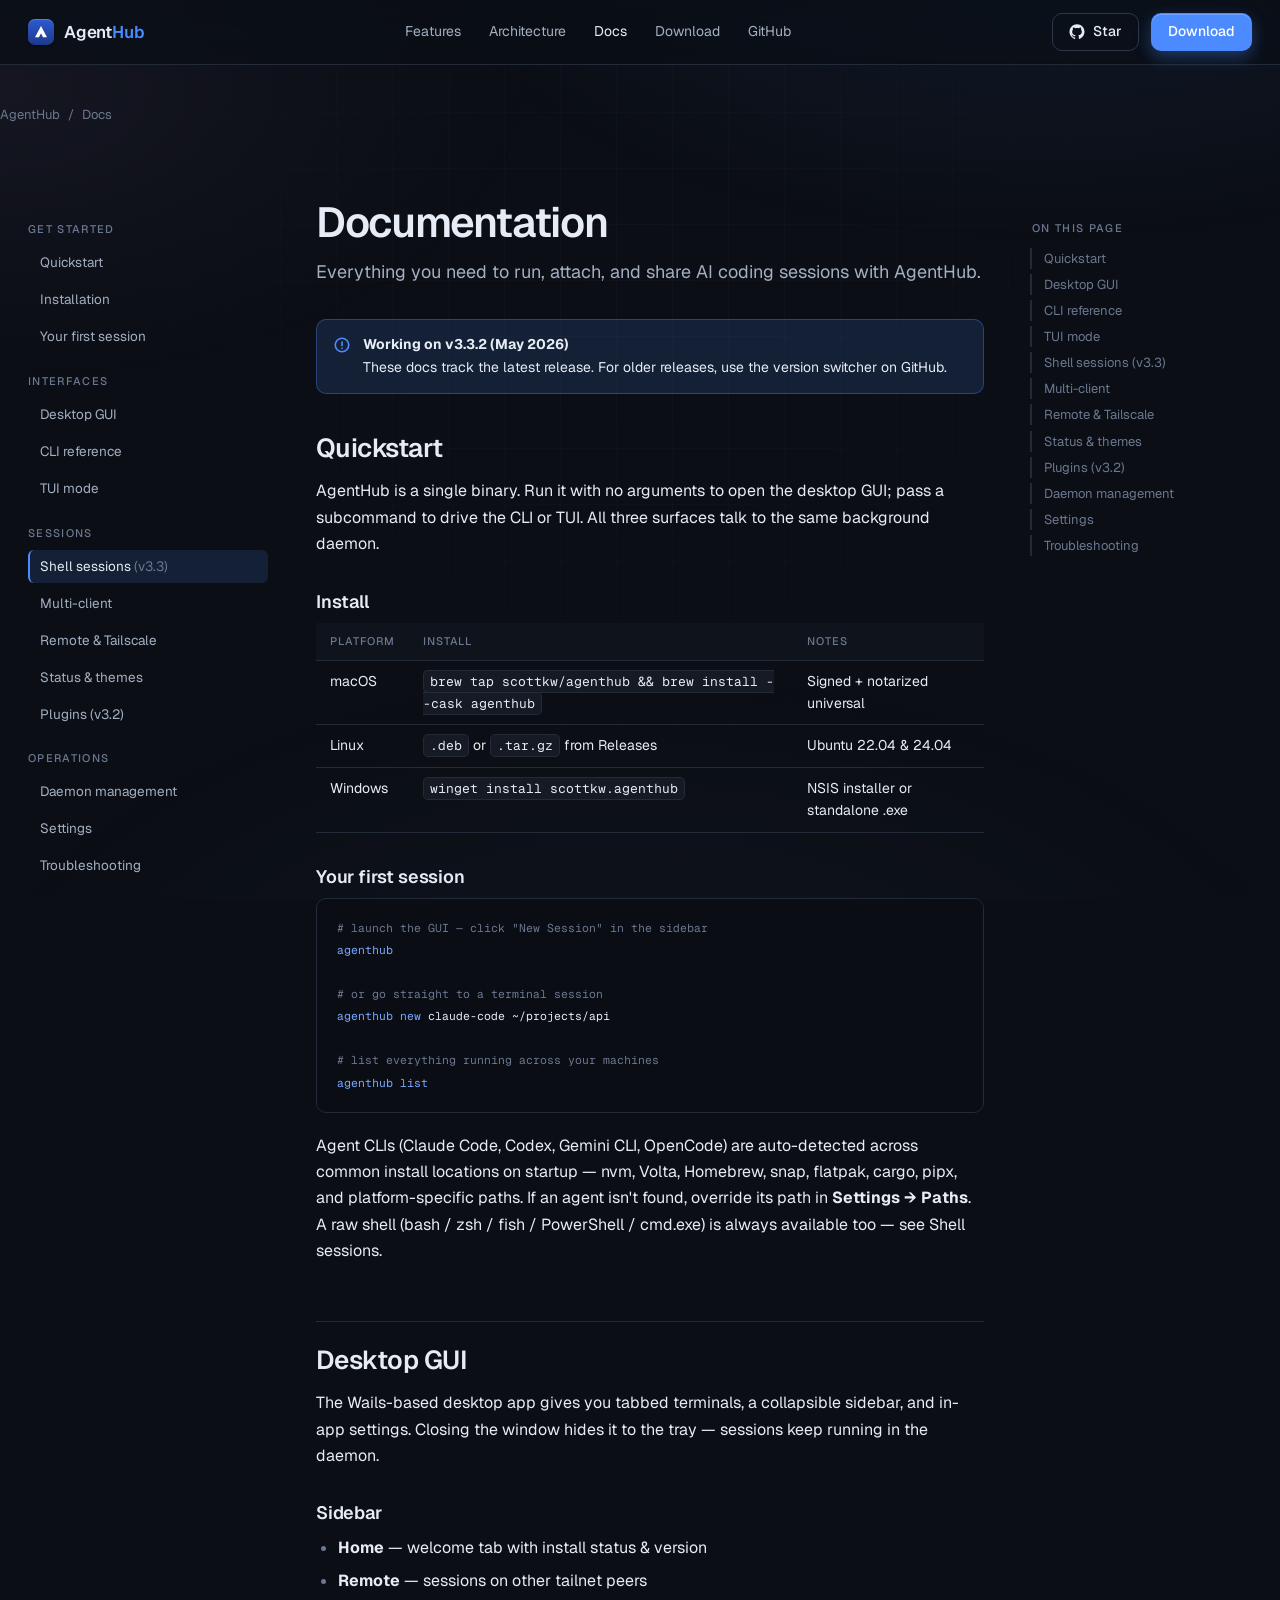
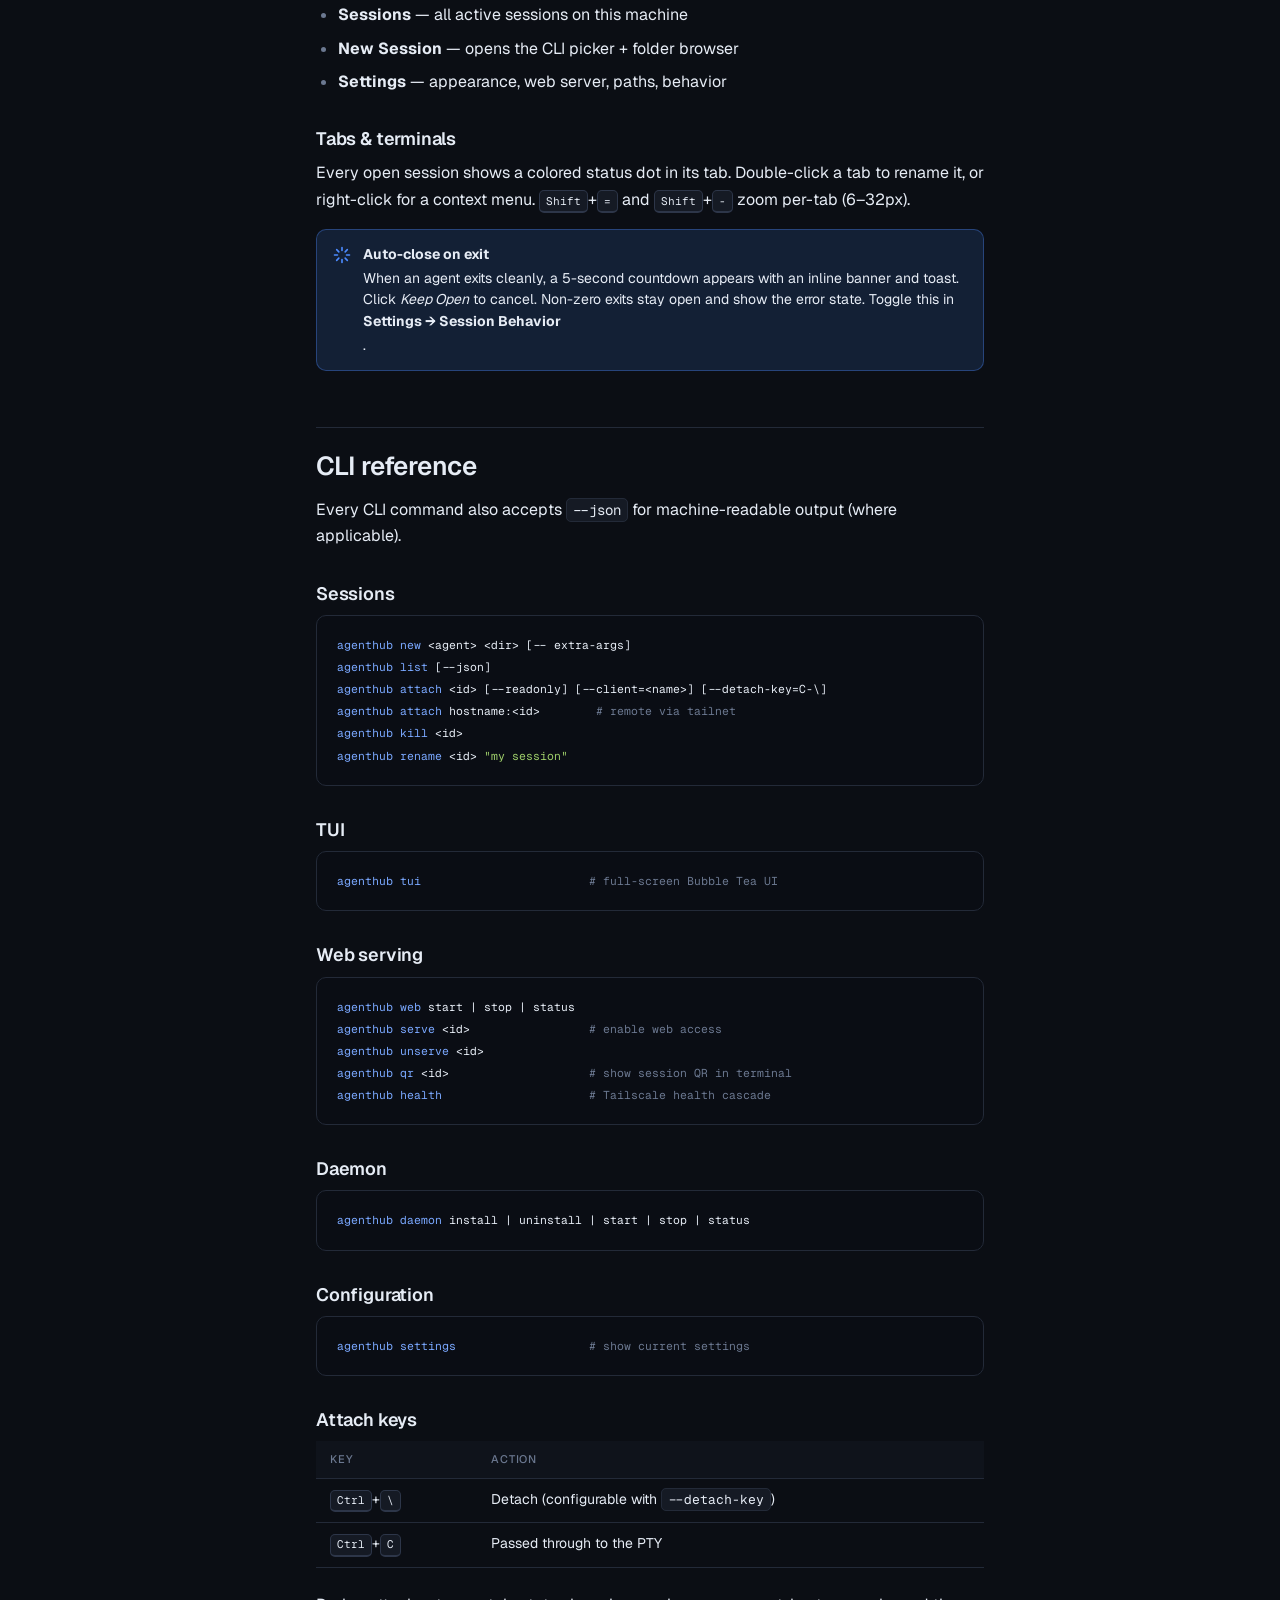
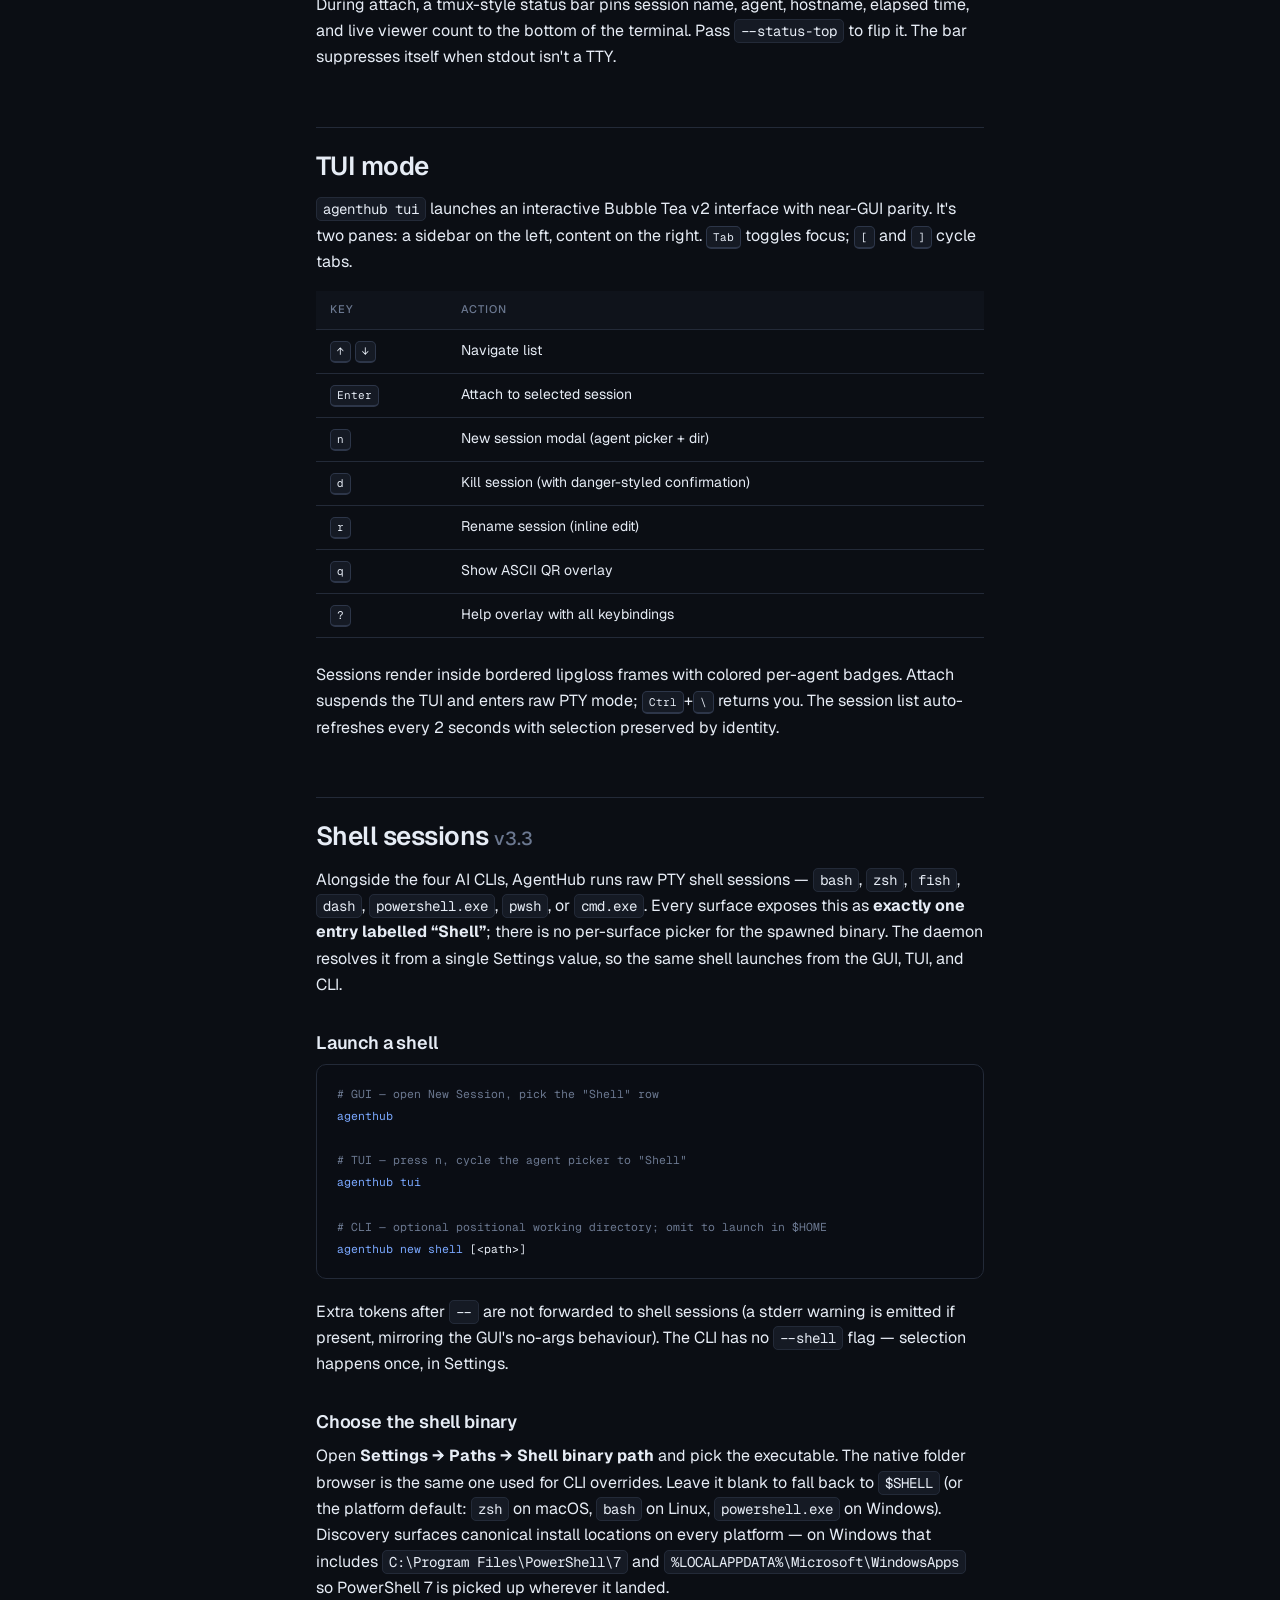
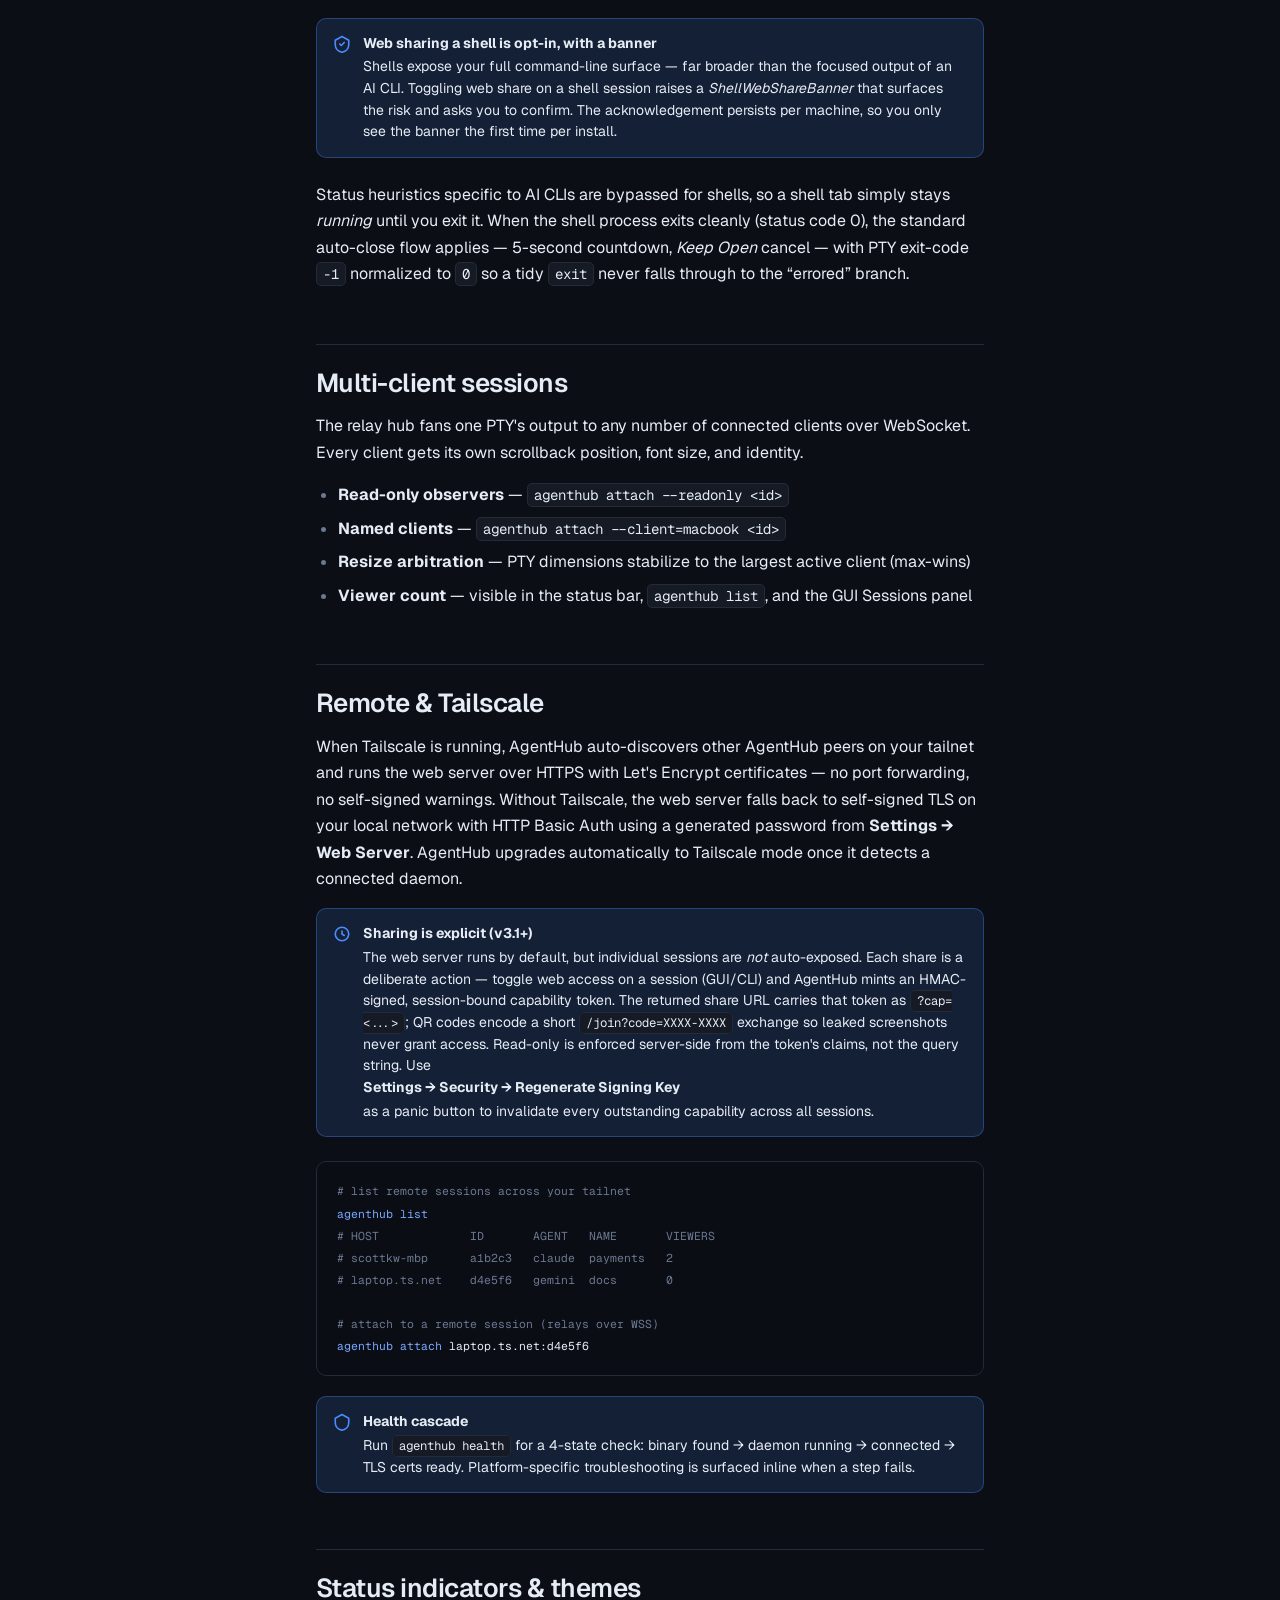
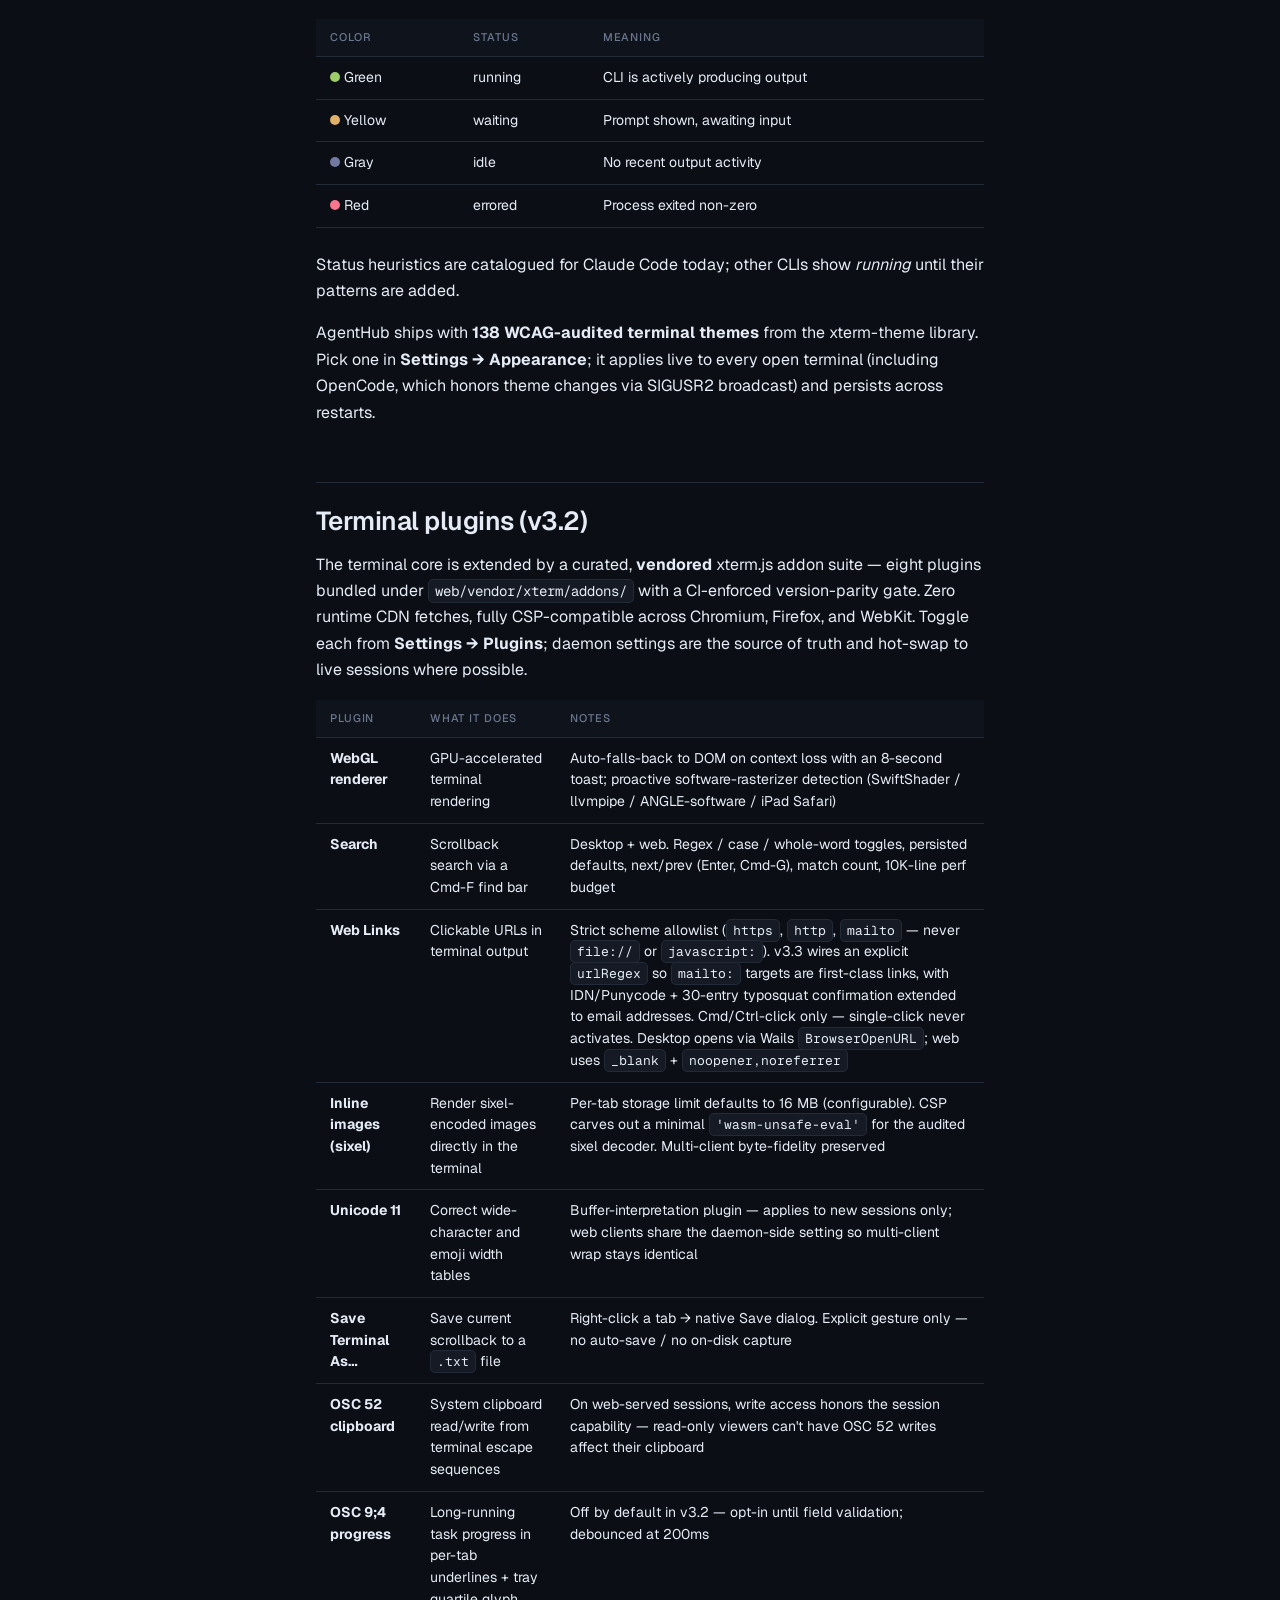
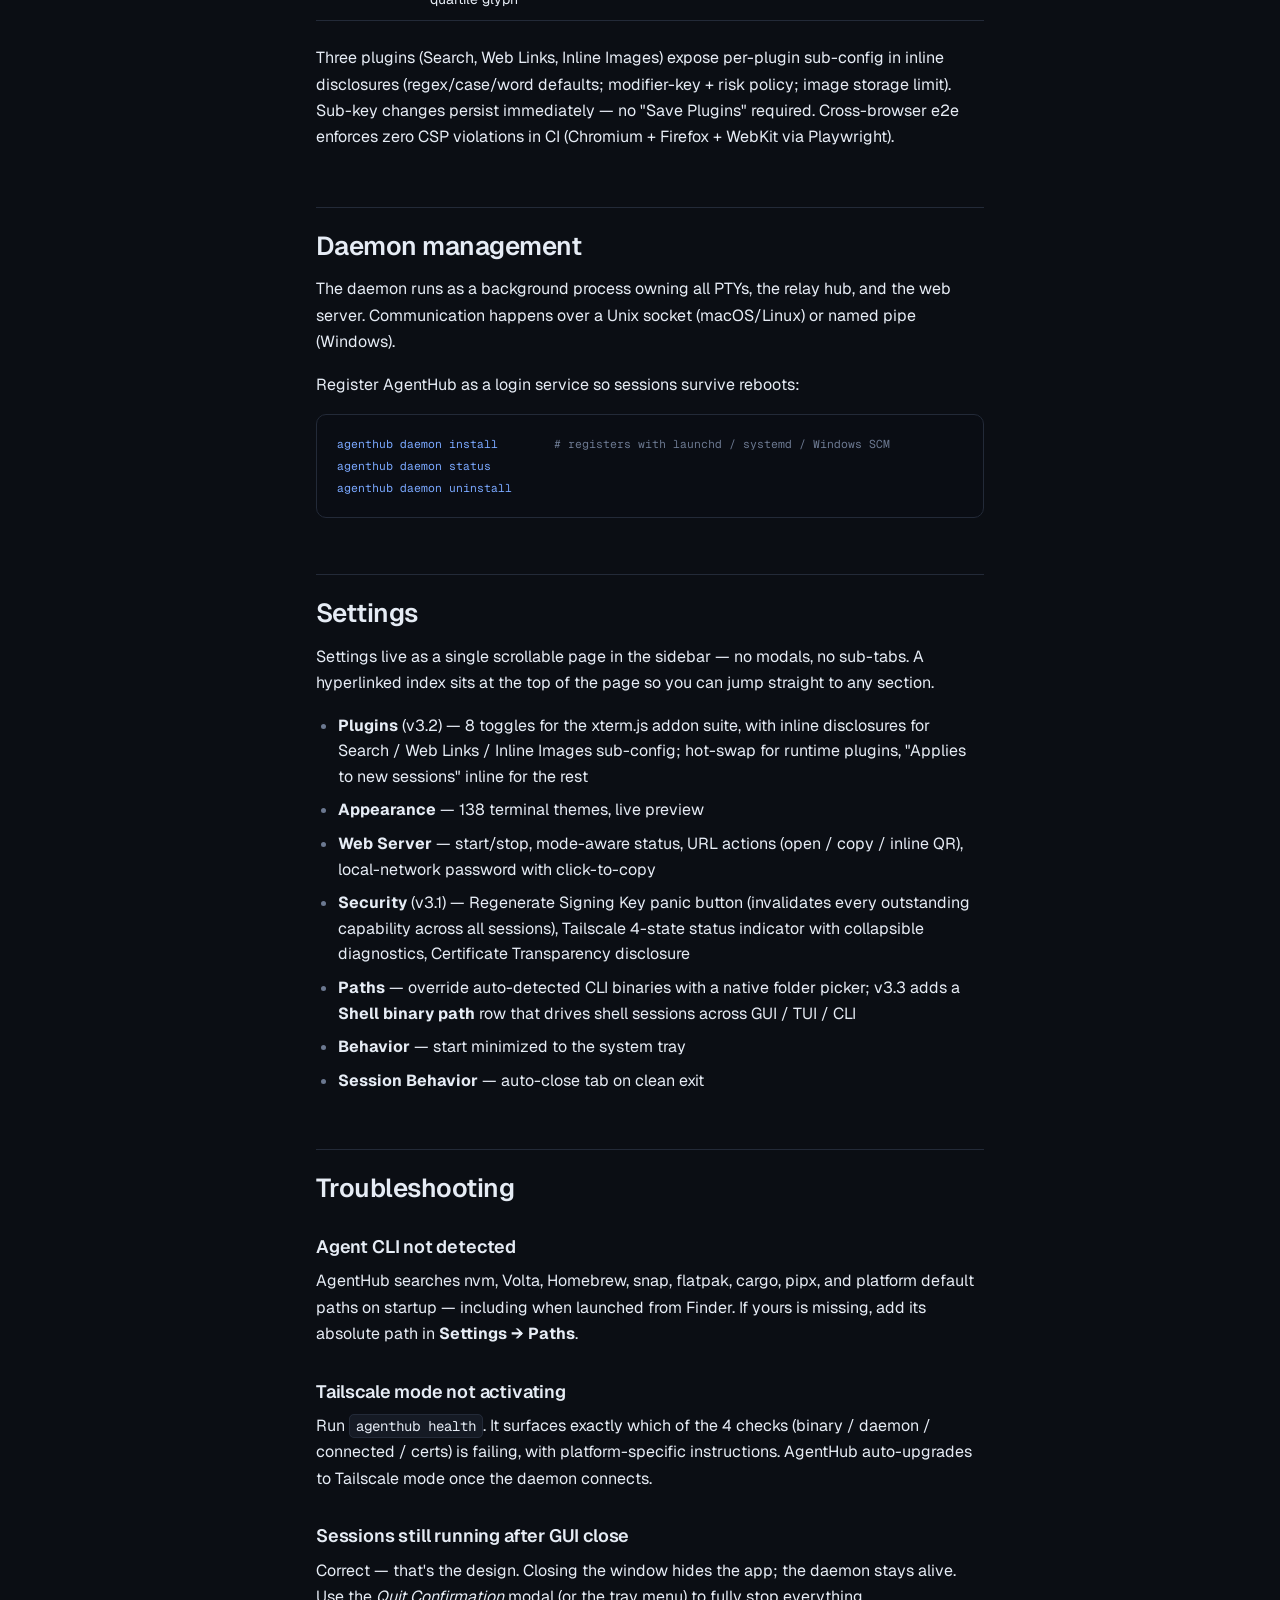
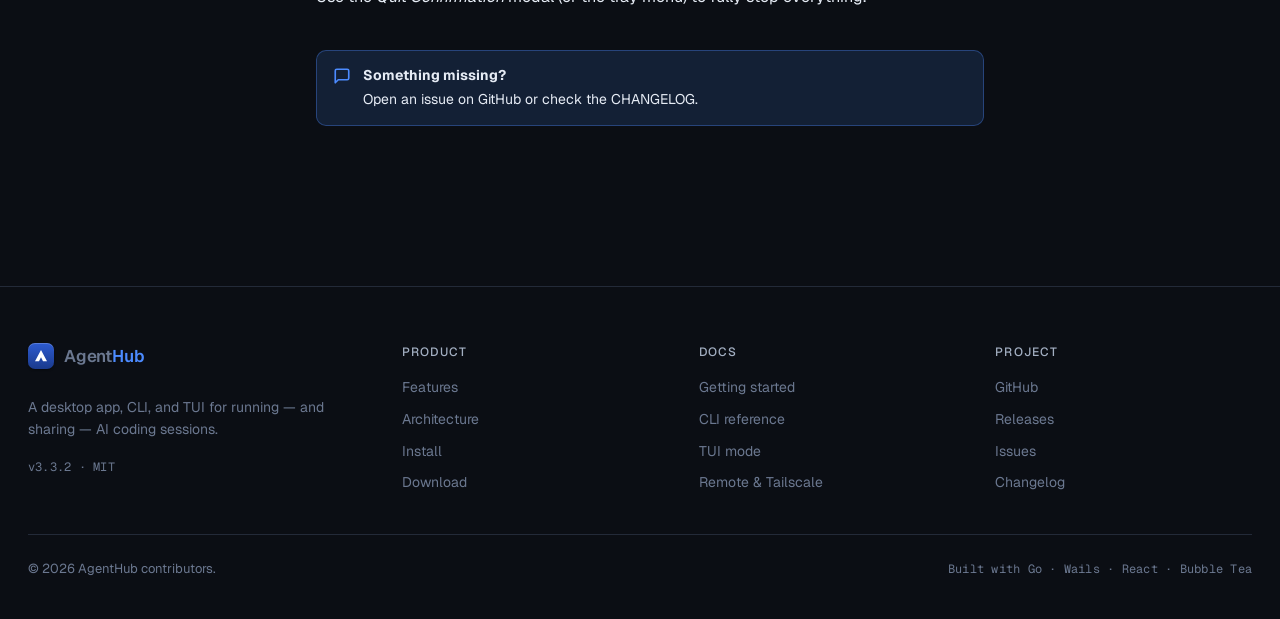
<file: site/docs.html>
<!DOCTYPE html>
<html lang="en">
<head>
<meta charset="UTF-8" />
<meta name="viewport" content="width=device-width, initial-scale=1" />
<title>Docs · AgentHub</title>
<meta name="description" content="AgentHub documentation — getting started, CLI reference, TUI mode, remote sessions, and settings." />
<link rel="preconnect" href="https://fonts.googleapis.com" />
<link rel="preconnect" href="https://fonts.gstatic.com" crossorigin />
<link href="https://fonts.googleapis.com/css2?family=Geist:wght@400;500;600;700&family=Geist+Mono:wght@400;500;600&display=swap" rel="stylesheet" />
<link rel="stylesheet" href="site.css" />
<style>
.docs-layout {
  display: grid;
  grid-template-columns: 240px 1fr 220px;
  gap: 48px;
  padding: 48px 0 96px;
  align-items: start;
}
.docs-side {
  position: sticky; top: 88px;
  font-size: 14px;
}
.docs-side h5 {
  font-size: 11px; text-transform: uppercase; letter-spacing: 0.12em;
  color: var(--fg-faint); font-weight: 500;
  margin: 20px 0 8px;
}
.docs-side ul { list-style: none; margin: 0; padding: 0; display: grid; gap: 4px; }
.docs-side a {
  display: block;
  padding: 6px 10px;
  color: var(--fg-dim);
  border-radius: 6px;
  border-left: 2px solid transparent;
  font-size: 13.5px;
  transition: all .15s ease;
}
.docs-side a:hover { color: var(--fg); background: var(--bg-2); }
.docs-side a.active {
  color: var(--fg);
  background: var(--accent-soft);
  border-left-color: var(--accent);
}

.docs-main {
  max-width: 720px;
  min-width: 0;
}
.docs-main h1 {
  font-size: 42px; margin-bottom: 12px; letter-spacing: -0.03em;
}
.docs-main h2 {
  font-size: 26px; margin: 56px 0 16px; letter-spacing: -0.02em;
  padding-top: 24px;
  border-top: 1px solid var(--line);
}
.docs-main h2:first-of-type { border-top: none; padding-top: 0; margin-top: 40px; }
.docs-main h3 { font-size: 18px; margin: 32px 0 10px; font-weight: 600; }
.docs-main p {
  color: var(--fg);
  margin-bottom: 16px;
  line-height: 1.65;
}
.docs-main p, .docs-main li { color: var(--fg); }
.docs-main .lede {
  font-size: 18px; color: var(--fg-dim); margin: 0 0 32px;
}
.docs-main ul, .docs-main ol {
  margin: 0 0 20px; padding-left: 22px; display: grid; gap: 8px;
  color: var(--fg-dim);
  line-height: 1.6;
}
.docs-main ul li::marker { color: var(--fg-faint); }
.docs-main code {
  font-family: var(--font-mono);
  font-size: 0.88em;
  padding: 2px 6px;
  background: var(--bg-2);
  border: 1px solid var(--line);
  border-radius: 5px;
  color: var(--fg);
}
.docs-main pre {
  background: #0a0d14;
  border: 1px solid var(--line);
  border-radius: 10px;
  padding: 18px 20px;
  overflow: auto;
  font-family: var(--font-mono);
  font-size: 13px;
  line-height: 1.7;
  margin: 0 0 20px;
  color: var(--fg);
}
.docs-main pre code {
  background: transparent; border: none; padding: 0; color: inherit;
}
.docs-main pre .cmt { color: var(--fg-faint); }
.docs-main pre .kw { color: var(--accent-2); }
.docs-main pre .str { color: #9ece6a; }
.docs-main pre .num { color: #e0af68; }
.docs-main pre .punc { color: var(--fg-dim); }

.docs-main table {
  width: 100%;
  border-collapse: collapse;
  margin: 0 0 24px;
  font-size: 14px;
}
.docs-main th, .docs-main td {
  text-align: left;
  padding: 10px 14px;
  border-bottom: 1px solid var(--line);
  vertical-align: top;
}
.docs-main th {
  font-size: 11px; text-transform: uppercase; letter-spacing: 0.08em;
  color: var(--fg-faint); font-weight: 500;
  background: var(--bg-1);
}
.docs-main td code { font-size: 13px; }

.callout {
  border: 1px solid var(--accent-edge);
  background: var(--accent-soft);
  border-radius: 10px;
  padding: 14px 16px;
  margin: 0 0 24px;
  font-size: 14px;
  color: var(--fg);
  display: flex; gap: 12px; align-items: flex-start;
}
.callout svg { flex-shrink: 0; color: var(--accent); margin-top: 2px; }
.callout strong { display: block; margin-bottom: 2px; }

.docs-toc {
  position: sticky; top: 88px;
  font-size: 13px;
}
.docs-toc h5 {
  font-size: 11px; text-transform: uppercase; letter-spacing: 0.12em;
  color: var(--fg-faint); font-weight: 500; margin-bottom: 12px;
}
.docs-toc ul { list-style: none; padding: 0; margin: 0; display: grid; gap: 6px; }
.docs-toc a {
  color: var(--fg-faint);
  padding: 2px 0;
  border-left: 2px solid var(--line);
  padding-left: 12px;
  margin-left: -2px;
  transition: all .15s ease;
}
.docs-toc a:hover { color: var(--fg); border-left-color: var(--line-2); }

.docs-header {
  padding: 40px 0 8px;
}
.docs-header .breadcrumb {
  display: flex; gap: 8px; align-items: center; font-size: 13px;
  color: var(--fg-faint); margin-bottom: 20px;
}
.docs-header .breadcrumb a { color: var(--fg-faint); }
.docs-header .breadcrumb a:hover { color: var(--fg); }

kbd {
  display: inline-block;
  font-family: var(--font-mono); font-size: 11px;
  padding: 1px 6px;
  background: var(--bg-2); border: 1px solid var(--line-2);
  border-bottom-width: 2px;
  border-radius: 5px;
  color: var(--fg);
}

@media (max-width: 1100px) {
  .docs-layout { grid-template-columns: 220px 1fr; }
  .docs-toc { display: none; }
}
@media (max-width: 820px) {
  .docs-layout { grid-template-columns: 1fr; gap: 24px; padding-top: 24px; }
  .docs-side { position: static; border-bottom: 1px solid var(--line); padding-bottom: 16px; }
}
</style>
</head>
<body data-page="docs">

<div class="container-wide docs-header">
  <div class="breadcrumb">
    <a href="index.html">AgentHub</a> <span>/</span> <span>Docs</span>
  </div>
</div>

<div class="container-wide">
  <div class="docs-layout">
    <!-- LEFT NAV -->
    <aside class="docs-side">
      <h5>Get started</h5>
      <ul>
        <li><a href="#getting-started" class="active">Quickstart</a></li>
        <li><a href="#install-doc">Installation</a></li>
        <li><a href="#first-session">Your first session</a></li>
      </ul>
      <h5>Interfaces</h5>
      <ul>
        <li><a href="#gui">Desktop GUI</a></li>
        <li><a href="#cli">CLI reference</a></li>
        <li><a href="#tui">TUI mode</a></li>
      </ul>
      <h5>Sessions</h5>
      <ul>
        <li><a href="#shell-sessions">Shell sessions <span style="color:var(--fg-faint);">(v3.3)</span></a></li>
        <li><a href="#multi-client">Multi-client</a></li>
        <li><a href="#remote">Remote &amp; Tailscale</a></li>
        <li><a href="#status">Status &amp; themes</a></li>
        <li><a href="#plugins">Plugins (v3.2)</a></li>
      </ul>
      <h5>Operations</h5>
      <ul>
        <li><a href="#daemon">Daemon management</a></li>
        <li><a href="#settings">Settings</a></li>
        <li><a href="#troubleshooting">Troubleshooting</a></li>
      </ul>
    </aside>

    <!-- MAIN -->
    <main class="docs-main">
      <h1>Documentation</h1>
      <p class="lede">Everything you need to run, attach, and share AI coding sessions with AgentHub.</p>

      <div class="callout">
        <svg width="18" height="18" viewBox="0 0 24 24" fill="none" stroke="currentColor" stroke-width="2.2" stroke-linecap="round" stroke-linejoin="round"><circle cx="12" cy="12" r="9"/><path d="M12 8v5M12 16.5h.01"/></svg>
        <div><strong>Working on v3.3.2 (May 2026)</strong>These docs track the latest release. For older releases, use the version switcher on GitHub.</div>
      </div>

      <h2 id="getting-started">Quickstart</h2>
      <p>AgentHub is a single binary. Run it with no arguments to open the desktop GUI; pass a subcommand to drive the CLI or TUI. All three surfaces talk to the same background daemon.</p>

      <h3 id="install-doc">Install</h3>
      <table>
        <thead><tr><th>Platform</th><th>Install</th><th>Notes</th></tr></thead>
        <tbody>
          <tr><td>macOS</td><td><code>brew tap scottkw/agenthub &amp;&amp; brew install --cask agenthub</code></td><td>Signed + notarized universal</td></tr>
          <tr><td>Linux</td><td><code>.deb</code> or <code>.tar.gz</code> from <a href="https://github.com/scottkw/agenthub/releases" target="_blank" rel="noopener">Releases</a></td><td>Ubuntu 22.04 &amp; 24.04</td></tr>
          <tr><td>Windows</td><td><code>winget install scottkw.agenthub</code></td><td>NSIS installer or standalone .exe</td></tr>
        </tbody>
      </table>

      <h3 id="first-session">Your first session</h3>
<pre><code><span class="cmt"># launch the GUI — click "New Session" in the sidebar</span>
<span class="kw">agenthub</span>

<span class="cmt"># or go straight to a terminal session</span>
<span class="kw">agenthub new</span> claude-code ~/projects/api

<span class="cmt"># list everything running across your machines</span>
<span class="kw">agenthub list</span></code></pre>

      <p>Agent CLIs (Claude Code, Codex, Gemini CLI, OpenCode) are auto-detected across common install locations on startup — nvm, Volta, Homebrew, snap, flatpak, cargo, pipx, and platform-specific paths. If an agent isn't found, override its path in <strong>Settings → Paths</strong>. A raw shell (bash / zsh / fish / PowerShell / cmd.exe) is always available too — see <a href="#shell-sessions">Shell sessions</a>.</p>

      <h2 id="gui">Desktop GUI</h2>
      <p>The Wails-based desktop app gives you tabbed terminals, a collapsible sidebar, and in-app settings. Closing the window hides it to the tray — sessions keep running in the daemon.</p>

      <h3>Sidebar</h3>
      <ul>
        <li><strong>Home</strong> — welcome tab with install status &amp; version</li>
        <li><strong>Remote</strong> — sessions on other tailnet peers</li>
        <li><strong>Sessions</strong> — all active sessions on this machine</li>
        <li><strong>New Session</strong> — opens the CLI picker + folder browser</li>
        <li><strong>Settings</strong> — appearance, web server, paths, behavior</li>
      </ul>

      <h3>Tabs &amp; terminals</h3>
      <p>Every open session shows a colored status dot in its tab. Double-click a tab to rename it, or right-click for a context menu. <kbd>Shift</kbd>+<kbd>=</kbd> and <kbd>Shift</kbd>+<kbd>-</kbd> zoom per-tab (6–32px).</p>

      <div class="callout">
        <svg width="18" height="18" viewBox="0 0 24 24" fill="none" stroke="currentColor" stroke-width="2.2" stroke-linecap="round" stroke-linejoin="round"><path d="M12 2v4M12 18v4M4.93 4.93l2.83 2.83M16.24 16.24l2.83 2.83M2 12h4M18 12h4M4.93 19.07l2.83-2.83M16.24 7.76l2.83-2.83"/></svg>
        <div><strong>Auto-close on exit</strong>When an agent exits cleanly, a 5-second countdown appears with an inline banner and toast. Click <em>Keep Open</em> to cancel. Non-zero exits stay open and show the error state. Toggle this in <strong>Settings → Session Behavior</strong>.</div>
      </div>

      <h2 id="cli">CLI reference</h2>
      <p>Every CLI command also accepts <code>--json</code> for machine-readable output (where applicable).</p>

      <h3>Sessions</h3>
<pre><code><span class="kw">agenthub new</span> &lt;agent&gt; &lt;dir&gt; [-- extra-args]
<span class="kw">agenthub list</span> [--json]
<span class="kw">agenthub attach</span> &lt;id&gt; [--readonly] [--client=&lt;name&gt;] [--detach-key=C-\]
<span class="kw">agenthub attach</span> hostname:&lt;id&gt;        <span class="cmt"># remote via tailnet</span>
<span class="kw">agenthub kill</span> &lt;id&gt;
<span class="kw">agenthub rename</span> &lt;id&gt; <span class="str">"my session"</span></code></pre>

      <h3>TUI</h3>
<pre><code><span class="kw">agenthub tui</span>                        <span class="cmt"># full-screen Bubble Tea UI</span></code></pre>

      <h3>Web serving</h3>
<pre><code><span class="kw">agenthub web</span> start | stop | status
<span class="kw">agenthub serve</span> &lt;id&gt;                 <span class="cmt"># enable web access</span>
<span class="kw">agenthub unserve</span> &lt;id&gt;
<span class="kw">agenthub qr</span> &lt;id&gt;                    <span class="cmt"># show session QR in terminal</span>
<span class="kw">agenthub health</span>                     <span class="cmt"># Tailscale health cascade</span></code></pre>

      <h3>Daemon</h3>
<pre><code><span class="kw">agenthub daemon</span> install | uninstall | start | stop | status</code></pre>

      <h3>Configuration</h3>
<pre><code><span class="kw">agenthub settings</span>                   <span class="cmt"># show current settings</span></code></pre>

      <h3>Attach keys</h3>
      <table>
        <thead><tr><th>Key</th><th>Action</th></tr></thead>
        <tbody>
          <tr><td><kbd>Ctrl</kbd>+<kbd>\</kbd></td><td>Detach (configurable with <code>--detach-key</code>)</td></tr>
          <tr><td><kbd>Ctrl</kbd>+<kbd>C</kbd></td><td>Passed through to the PTY</td></tr>
        </tbody>
      </table>
      <p>During attach, a tmux-style status bar pins session name, agent, hostname, elapsed time, and live viewer count to the bottom of the terminal. Pass <code>--status-top</code> to flip it. The bar suppresses itself when stdout isn't a TTY.</p>

      <h2 id="tui">TUI mode</h2>
      <p><code>agenthub tui</code> launches an interactive Bubble Tea v2 interface with near-GUI parity. It's two panes: a sidebar on the left, content on the right. <kbd>Tab</kbd> toggles focus; <kbd>[</kbd> and <kbd>]</kbd> cycle tabs.</p>

      <table>
        <thead><tr><th>Key</th><th>Action</th></tr></thead>
        <tbody>
          <tr><td><kbd>↑</kbd> <kbd>↓</kbd></td><td>Navigate list</td></tr>
          <tr><td><kbd>Enter</kbd></td><td>Attach to selected session</td></tr>
          <tr><td><kbd>n</kbd></td><td>New session modal (agent picker + dir)</td></tr>
          <tr><td><kbd>d</kbd></td><td>Kill session (with danger-styled confirmation)</td></tr>
          <tr><td><kbd>r</kbd></td><td>Rename session (inline edit)</td></tr>
          <tr><td><kbd>q</kbd></td><td>Show ASCII QR overlay</td></tr>
          <tr><td><kbd>?</kbd></td><td>Help overlay with all keybindings</td></tr>
        </tbody>
      </table>

      <p>Sessions render inside bordered lipgloss frames with colored per-agent badges. Attach suspends the TUI and enters raw PTY mode; <kbd>Ctrl</kbd>+<kbd>\</kbd> returns you. The session list auto-refreshes every 2 seconds with selection preserved by identity.</p>

      <h2 id="shell-sessions">Shell sessions <span style="color:var(--fg-faint); font-weight:500; font-size:0.72em; letter-spacing:0.02em;">v3.3</span></h2>
      <p>Alongside the four AI CLIs, AgentHub runs raw PTY shell sessions — <code>bash</code>, <code>zsh</code>, <code>fish</code>, <code>dash</code>, <code>powershell.exe</code>, <code>pwsh</code>, or <code>cmd.exe</code>. Every surface exposes this as <strong>exactly one entry labelled &ldquo;Shell&rdquo;</strong>; there is no per-surface picker for the spawned binary. The daemon resolves it from a single Settings value, so the same shell launches from the GUI, TUI, and CLI.</p>

      <h3>Launch a shell</h3>
<pre><code><span class="cmt"># GUI — open New Session, pick the "Shell" row</span>
<span class="kw">agenthub</span>

<span class="cmt"># TUI — press n, cycle the agent picker to "Shell"</span>
<span class="kw">agenthub tui</span>

<span class="cmt"># CLI — optional positional working directory; omit to launch in $HOME</span>
<span class="kw">agenthub new shell</span> [&lt;path&gt;]</code></pre>

      <p>Extra tokens after <code>--</code> are not forwarded to shell sessions (a stderr warning is emitted if present, mirroring the GUI's no-args behaviour). The CLI has no <code>--shell</code> flag — selection happens once, in Settings.</p>

      <h3>Choose the shell binary</h3>
      <p>Open <strong>Settings → Paths → Shell binary path</strong> and pick the executable. The native folder browser is the same one used for CLI overrides. Leave it blank to fall back to <code>$SHELL</code> (or the platform default: <code>zsh</code> on macOS, <code>bash</code> on Linux, <code>powershell.exe</code> on Windows). Discovery surfaces canonical install locations on every platform — on Windows that includes <code>C:\Program Files\PowerShell\7</code> and <code>%LOCALAPPDATA%\Microsoft\WindowsApps</code> so PowerShell 7 is picked up wherever it landed.</p>

      <div class="callout">
        <svg width="18" height="18" viewBox="0 0 24 24" fill="none" stroke="currentColor" stroke-width="2.2" stroke-linecap="round" stroke-linejoin="round"><path d="M12 2L3 7v6c0 5 4 9 9 10 5-1 9-5 9-10V7z"/><path d="M9 12l2 2 4-4"/></svg>
        <div><strong>Web sharing a shell is opt-in, with a banner</strong>Shells expose your full command-line surface — far broader than the focused output of an AI CLI. Toggling web share on a shell session raises a <em>ShellWebShareBanner</em> that surfaces the risk and asks you to confirm. The acknowledgement persists per machine, so you only see the banner the first time per install.</div>
      </div>

      <p>Status heuristics specific to AI CLIs are bypassed for shells, so a shell tab simply stays <em>running</em> until you exit it. When the shell process exits cleanly (status code 0), the standard auto-close flow applies — 5-second countdown, <em>Keep Open</em> cancel — with PTY exit-code <code>-1</code> normalized to <code>0</code> so a tidy <code>exit</code> never falls through to the &ldquo;errored&rdquo; branch.</p>

      <h2 id="multi-client">Multi-client sessions</h2>
      <p>The relay hub fans one PTY's output to any number of connected clients over WebSocket. Every client gets its own scrollback position, font size, and identity.</p>
      <ul>
        <li><strong>Read-only observers</strong> — <code>agenthub attach --readonly &lt;id&gt;</code></li>
        <li><strong>Named clients</strong> — <code>agenthub attach --client=macbook &lt;id&gt;</code></li>
        <li><strong>Resize arbitration</strong> — PTY dimensions stabilize to the largest active client (max-wins)</li>
        <li><strong>Viewer count</strong> — visible in the status bar, <code>agenthub list</code>, and the GUI Sessions panel</li>
      </ul>

      <h2 id="remote">Remote &amp; Tailscale</h2>
      <p>When Tailscale is running, AgentHub auto-discovers other AgentHub peers on your tailnet and runs the web server over HTTPS with Let's Encrypt certificates — no port forwarding, no self-signed warnings. Without Tailscale, the web server falls back to self-signed TLS on your local network with HTTP Basic Auth using a generated password from <strong>Settings → Web Server</strong>. AgentHub upgrades automatically to Tailscale mode once it detects a connected daemon.</p>

      <div class="callout">
        <svg width="18" height="18" viewBox="0 0 24 24" fill="none" stroke="currentColor" stroke-width="2.2" stroke-linecap="round" stroke-linejoin="round"><circle cx="12" cy="12" r="9"/><path d="M12 8v4l3 2"/></svg>
        <div><strong>Sharing is explicit (v3.1+)</strong>The web server runs by default, but individual sessions are <em>not</em> auto-exposed. Each share is a deliberate action — toggle web access on a session (GUI/CLI) and AgentHub mints an HMAC-signed, session-bound capability token. The returned share URL carries that token as <code>?cap=&lt;...&gt;</code>; QR codes encode a short <code>/join?code=XXXX-XXXX</code> exchange so leaked screenshots never grant access. Read-only is enforced server-side from the token's claims, not the query string. Use <strong>Settings → Security → Regenerate Signing Key</strong> as a panic button to invalidate every outstanding capability across all sessions.</div>
      </div>
<pre><code><span class="cmt"># list remote sessions across your tailnet</span>
<span class="kw">agenthub list</span>
<span class="cmt"># HOST             ID       AGENT   NAME       VIEWERS</span>
<span class="cmt"># scottkw-mbp      a1b2c3   claude  payments   2</span>
<span class="cmt"># laptop.ts.net    d4e5f6   gemini  docs       0</span>

<span class="cmt"># attach to a remote session (relays over WSS)</span>
<span class="kw">agenthub attach</span> laptop.ts.net:d4e5f6</code></pre>

      <div class="callout">
        <svg width="18" height="18" viewBox="0 0 24 24" fill="none" stroke="currentColor" stroke-width="2.2" stroke-linecap="round" stroke-linejoin="round"><path d="M12 2L3 7v6c0 5 4 9 9 10 5-1 9-5 9-10V7z"/></svg>
        <div><strong>Health cascade</strong>Run <code>agenthub health</code> for a 4-state check: binary found → daemon running → connected → TLS certs ready. Platform-specific troubleshooting is surfaced inline when a step fails.</div>
      </div>

      <h2 id="status">Status indicators &amp; themes</h2>
      <table>
        <thead><tr><th>Color</th><th>Status</th><th>Meaning</th></tr></thead>
        <tbody>
          <tr><td><span style="display:inline-block;width:10px;height:10px;background:#9ece6a;border-radius:50%;"></span> Green</td><td>running</td><td>CLI is actively producing output</td></tr>
          <tr><td><span style="display:inline-block;width:10px;height:10px;background:#e0af68;border-radius:50%;"></span> Yellow</td><td>waiting</td><td>Prompt shown, awaiting input</td></tr>
          <tr><td><span style="display:inline-block;width:10px;height:10px;background:#737aa2;border-radius:50%;"></span> Gray</td><td>idle</td><td>No recent output activity</td></tr>
          <tr><td><span style="display:inline-block;width:10px;height:10px;background:#f7768e;border-radius:50%;"></span> Red</td><td>errored</td><td>Process exited non-zero</td></tr>
        </tbody>
      </table>
      <p>Status heuristics are catalogued for Claude Code today; other CLIs show <em>running</em> until their patterns are added.</p>
      <p>AgentHub ships with <strong>138 WCAG-audited terminal themes</strong> from the xterm-theme library. Pick one in <strong>Settings → Appearance</strong>; it applies live to every open terminal (including OpenCode, which honors theme changes via SIGUSR2 broadcast) and persists across restarts.</p>

      <h2 id="plugins">Terminal plugins (v3.2)</h2>
      <p>The terminal core is extended by a curated, <strong>vendored</strong> xterm.js addon suite — eight plugins bundled under <code>web/vendor/xterm/addons/</code> with a CI-enforced version-parity gate. Zero runtime CDN fetches, fully CSP-compatible across Chromium, Firefox, and WebKit. Toggle each from <strong>Settings → Plugins</strong>; daemon settings are the source of truth and hot-swap to live sessions where possible.</p>

      <table>
        <thead><tr><th>Plugin</th><th>What it does</th><th>Notes</th></tr></thead>
        <tbody>
          <tr><td><strong>WebGL renderer</strong></td><td>GPU-accelerated terminal rendering</td><td>Auto-falls-back to DOM on context loss with an 8-second toast; proactive software-rasterizer detection (SwiftShader / llvmpipe / ANGLE-software / iPad Safari)</td></tr>
          <tr><td><strong>Search</strong></td><td>Scrollback search via a Cmd-F find bar</td><td>Desktop + web. Regex / case / whole-word toggles, persisted defaults, next/prev (Enter, Cmd-G), match count, 10K-line perf budget</td></tr>
          <tr><td><strong>Web Links</strong></td><td>Clickable URLs in terminal output</td><td>Strict scheme allowlist (<code>https</code>, <code>http</code>, <code>mailto</code> — never <code>file://</code> or <code>javascript:</code>). v3.3 wires an explicit <code>urlRegex</code> so <code>mailto:</code> targets are first-class links, with IDN/Punycode + 30-entry typosquat confirmation extended to email addresses. Cmd/Ctrl-click only — single-click never activates. Desktop opens via Wails <code>BrowserOpenURL</code>; web uses <code>_blank</code> + <code>noopener,noreferrer</code></td></tr>
          <tr><td><strong>Inline images (sixel)</strong></td><td>Render sixel-encoded images directly in the terminal</td><td>Per-tab storage limit defaults to 16 MB (configurable). CSP carves out a minimal <code>'wasm-unsafe-eval'</code> for the audited sixel decoder. Multi-client byte-fidelity preserved</td></tr>
          <tr><td><strong>Unicode 11</strong></td><td>Correct wide-character and emoji width tables</td><td>Buffer-interpretation plugin — applies to new sessions only; web clients share the daemon-side setting so multi-client wrap stays identical</td></tr>
          <tr><td><strong>Save Terminal As…</strong></td><td>Save current scrollback to a <code>.txt</code> file</td><td>Right-click a tab → native Save dialog. Explicit gesture only — no auto-save / no on-disk capture</td></tr>
          <tr><td><strong>OSC 52 clipboard</strong></td><td>System clipboard read/write from terminal escape sequences</td><td>On web-served sessions, write access honors the session capability — read-only viewers can't have OSC 52 writes affect their clipboard</td></tr>
          <tr><td><strong>OSC 9;4 progress</strong></td><td>Long-running task progress in per-tab underlines + tray quartile glyph</td><td>Off by default in v3.2 — opt-in until field validation; debounced at 200ms</td></tr>
        </tbody>
      </table>

      <p>Three plugins (Search, Web Links, Inline Images) expose per-plugin sub-config in inline disclosures (regex/case/word defaults; modifier-key + risk policy; image storage limit). Sub-key changes persist immediately — no "Save Plugins" required. Cross-browser e2e enforces zero CSP violations in CI (Chromium + Firefox + WebKit via Playwright).</p>

      <h2 id="daemon">Daemon management</h2>
      <p>The daemon runs as a background process owning all PTYs, the relay hub, and the web server. Communication happens over a Unix socket (macOS/Linux) or named pipe (Windows).</p>
      <p>Register AgentHub as a login service so sessions survive reboots:</p>
<pre><code><span class="kw">agenthub daemon install</span>        <span class="cmt"># registers with launchd / systemd / Windows SCM</span>
<span class="kw">agenthub daemon status</span>
<span class="kw">agenthub daemon uninstall</span></code></pre>

      <h2 id="settings">Settings</h2>
      <p>Settings live as a single scrollable page in the sidebar — no modals, no sub-tabs. A hyperlinked index sits at the top of the page so you can jump straight to any section.</p>
      <ul>
        <li><strong>Plugins</strong> (v3.2) — 8 toggles for the xterm.js addon suite, with inline disclosures for Search / Web Links / Inline Images sub-config; hot-swap for runtime plugins, "Applies to new sessions" inline for the rest</li>
        <li><strong>Appearance</strong> — 138 terminal themes, live preview</li>
        <li><strong>Web Server</strong> — start/stop, mode-aware status, URL actions (open / copy / inline QR), local-network password with click-to-copy</li>
        <li><strong>Security</strong> (v3.1) — Regenerate Signing Key panic button (invalidates every outstanding capability across all sessions), Tailscale 4-state status indicator with collapsible diagnostics, Certificate Transparency disclosure</li>
        <li><strong>Paths</strong> — override auto-detected CLI binaries with a native folder picker; v3.3 adds a <strong>Shell binary path</strong> row that drives shell sessions across GUI / TUI / CLI</li>
        <li><strong>Behavior</strong> — start minimized to the system tray</li>
        <li><strong>Session Behavior</strong> — auto-close tab on clean exit</li>
      </ul>

      <h2 id="troubleshooting">Troubleshooting</h2>
      <h3>Agent CLI not detected</h3>
      <p>AgentHub searches nvm, Volta, Homebrew, snap, flatpak, cargo, pipx, and platform default paths on startup — including when launched from Finder. If yours is missing, add its absolute path in <strong>Settings → Paths</strong>.</p>
      <h3>Tailscale mode not activating</h3>
      <p>Run <code>agenthub health</code>. It surfaces exactly which of the 4 checks (binary / daemon / connected / certs) is failing, with platform-specific instructions. AgentHub auto-upgrades to Tailscale mode once the daemon connects.</p>
      <h3>Sessions still running after GUI close</h3>
      <p>Correct — that's the design. Closing the window hides the app; the daemon stays alive. Use the <em>Quit Confirmation</em> modal (or the tray menu) to fully stop everything.</p>

      <div class="callout" style="margin-top: 40px;">
        <svg width="18" height="18" viewBox="0 0 24 24" fill="none" stroke="currentColor" stroke-width="2.2" stroke-linecap="round" stroke-linejoin="round"><path d="M21 15a2 2 0 0 1-2 2H7l-4 4V5a2 2 0 0 1 2-2h14a2 2 0 0 1 2 2z"/></svg>
        <div><strong>Something missing?</strong>Open an issue on <a href="https://github.com/scottkw/agenthub/issues" target="_blank" rel="noopener">GitHub</a> or check the <a href="https://github.com/scottkw/agenthub/blob/main/CHANGELOG.md" target="_blank" rel="noopener">CHANGELOG</a>.</div>
      </div>
    </main>

    <!-- RIGHT TOC -->
    <aside class="docs-toc">
      <h5>On this page</h5>
      <ul>
        <li><a href="#getting-started">Quickstart</a></li>
        <li><a href="#gui">Desktop GUI</a></li>
        <li><a href="#cli">CLI reference</a></li>
        <li><a href="#tui">TUI mode</a></li>
        <li><a href="#shell-sessions">Shell sessions (v3.3)</a></li>
        <li><a href="#multi-client">Multi-client</a></li>
        <li><a href="#remote">Remote &amp; Tailscale</a></li>
        <li><a href="#status">Status &amp; themes</a></li>
        <li><a href="#plugins">Plugins (v3.2)</a></li>
        <li><a href="#daemon">Daemon management</a></li>
        <li><a href="#settings">Settings</a></li>
        <li><a href="#troubleshooting">Troubleshooting</a></li>
      </ul>
    </aside>
  </div>
</div>

<script src="site-chrome.js"></script>
<script>
// Highlight active section in left nav
(function () {
  const links = document.querySelectorAll('.docs-side a, .docs-toc a');
  const targets = [...document.querySelectorAll('h2[id], h3[id]')];
  const setActive = (id) => {
    links.forEach(a => a.classList.toggle('active', a.getAttribute('href') === '#' + id));
  };
  const io = new IntersectionObserver((entries) => {
    entries.forEach(e => { if (e.isIntersecting) setActive(e.target.id); });
  }, { rootMargin: '-40% 0px -55% 0px' });
  targets.forEach(t => io.observe(t));
})();
</script>
</body>
</html>
</file>
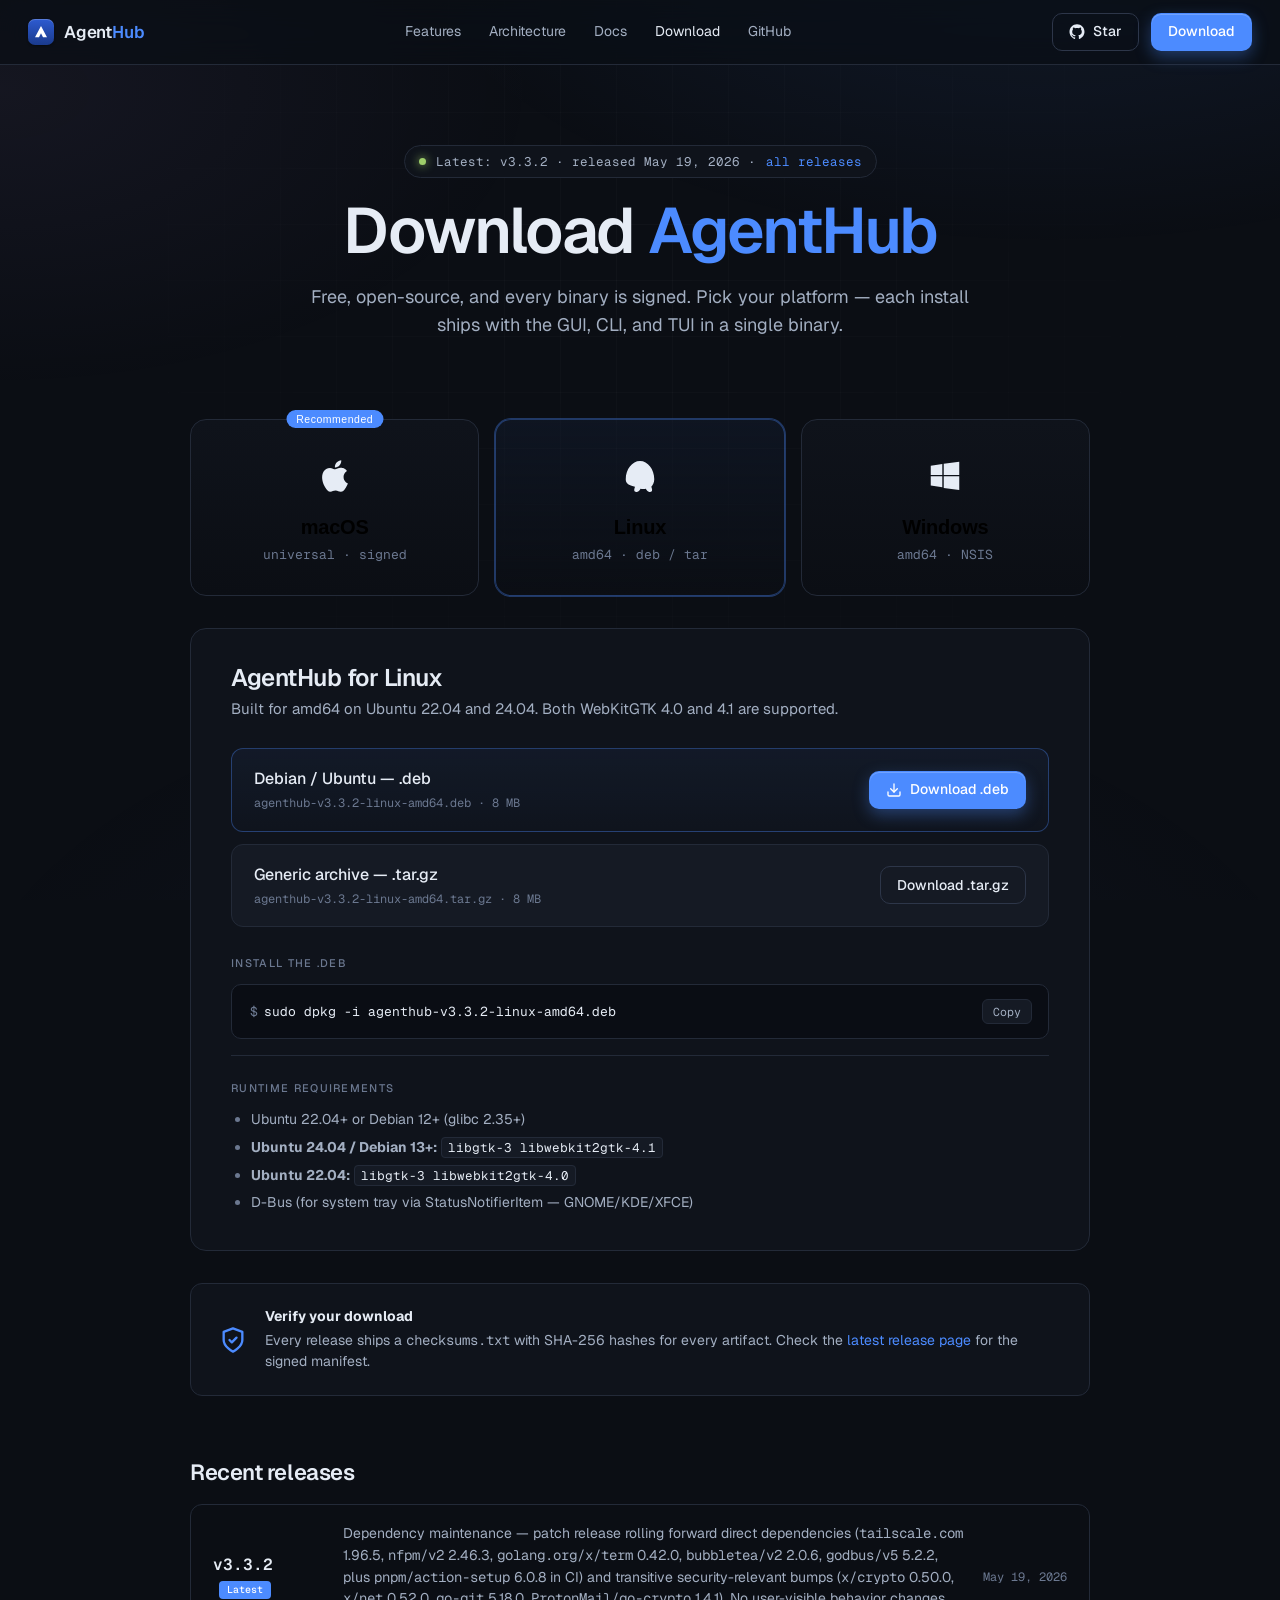
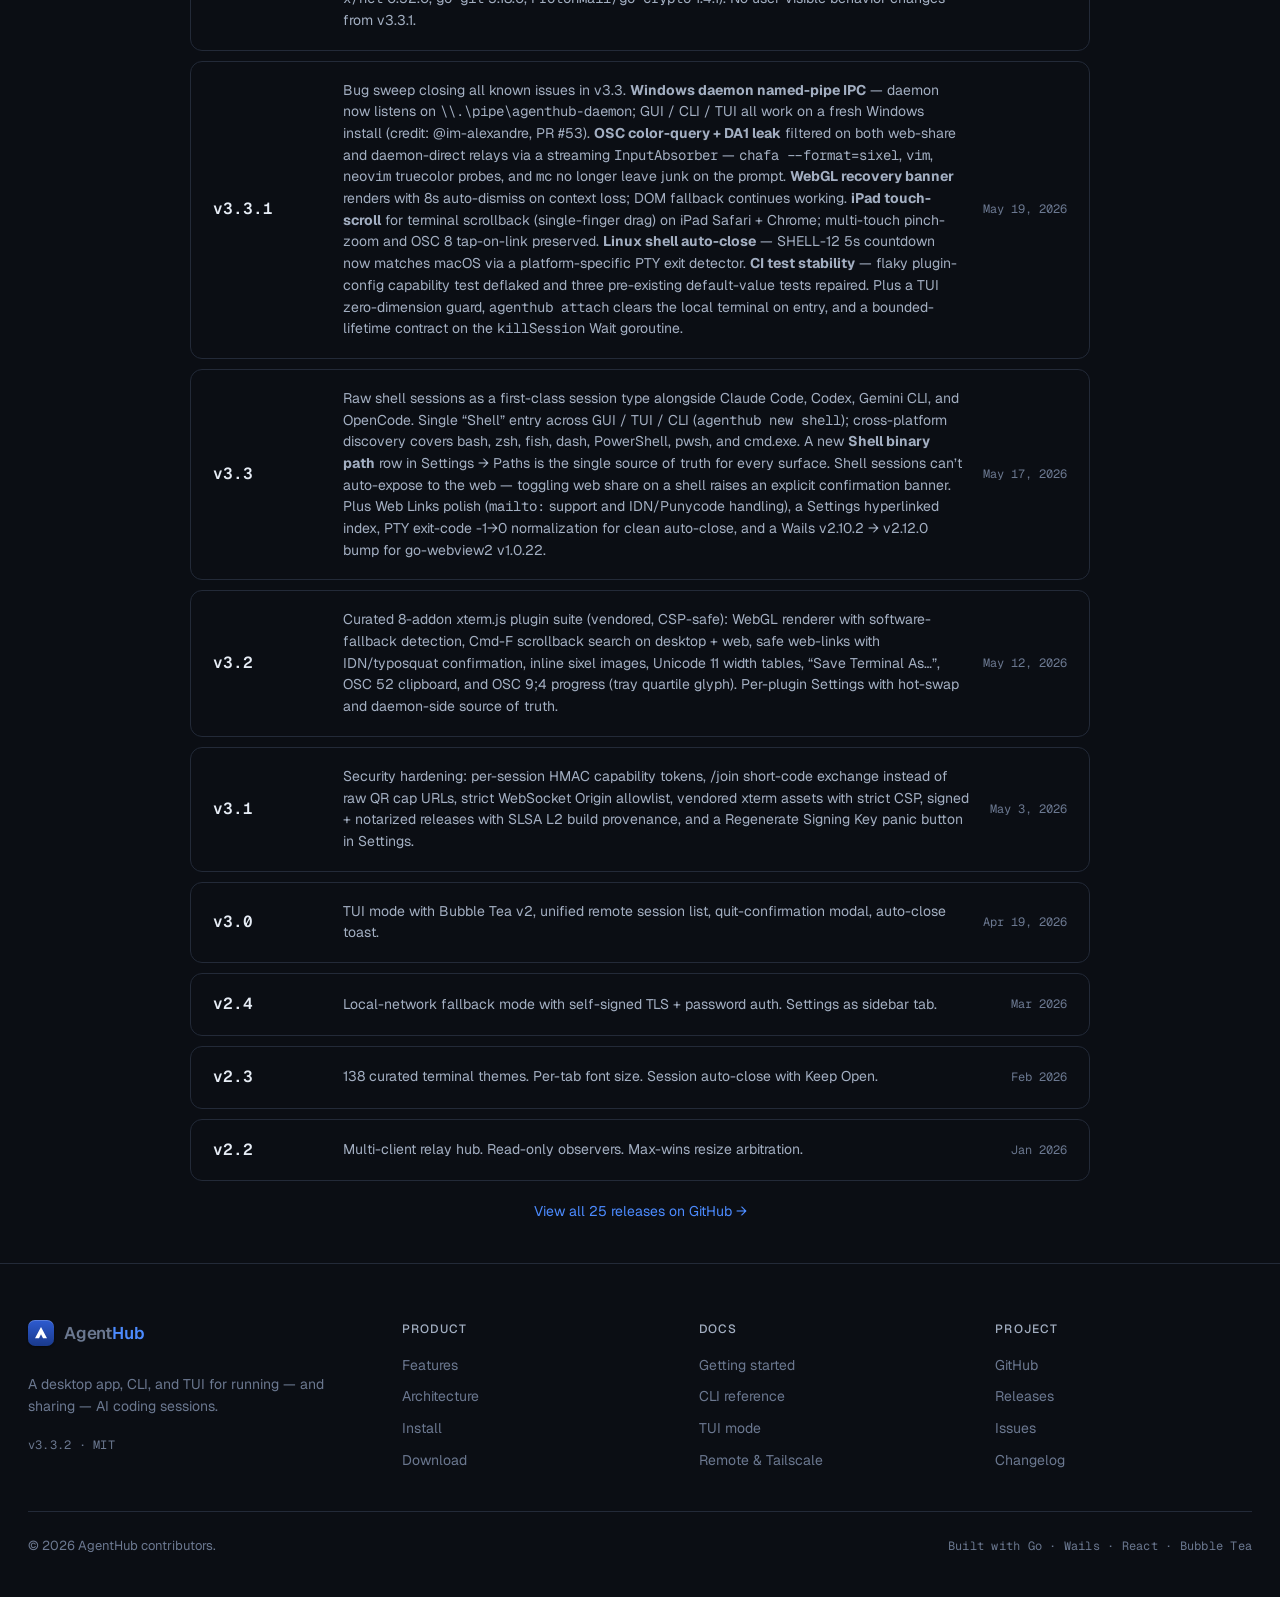
<file: site/download.html>
<!DOCTYPE html>
<html lang="en">
<head>
<meta charset="UTF-8" />
<meta name="viewport" content="width=device-width, initial-scale=1" />
<title>Download · AgentHub</title>
<meta name="description" content="Download AgentHub for macOS, Linux, and Windows." />
<link rel="preconnect" href="https://fonts.googleapis.com" />
<link rel="preconnect" href="https://fonts.gstatic.com" crossorigin />
<link href="https://fonts.googleapis.com/css2?family=Geist:wght@400;500;600;700&family=Geist+Mono:wght@400;500;600&display=swap" rel="stylesheet" />
<link rel="stylesheet" href="site.css" />
<style>
.dl-hero { padding: 80px 0 32px; text-align: center; }
.dl-hero h1 { font-size: clamp(40px, 5vw, 64px); margin-bottom: 18px; }
.dl-hero h1 .accent { color: var(--accent); }
.dl-hero p { color: var(--fg-dim); max-width: 56ch; margin: 0 auto; font-size: 18px; }
.dl-version {
  display: inline-flex; gap: 10px; align-items: center;
  padding: 6px 14px; border-radius: 999px;
  background: var(--bg-1); border: 1px solid var(--line);
  font-family: var(--font-mono); font-size: 12.5px; color: var(--fg-dim);
  margin-bottom: 20px;
}
.dl-version .dot { width: 7px; height: 7px; border-radius: 50%; background: var(--ok); box-shadow: 0 0 10px var(--ok); }
.dl-version a { color: var(--accent); }

/* Platform picker */
.dl-picker {
  display: grid; grid-template-columns: repeat(3, 1fr); gap: 16px;
  max-width: 900px; margin: 48px auto 0;
}
.dl-tile {
  background: linear-gradient(180deg, var(--bg-1), var(--bg));
  border: 1px solid var(--line);
  border-radius: 16px;
  padding: 32px 28px;
  text-align: center;
  cursor: pointer;
  transition: all .2s ease;
  position: relative;
}
.dl-tile:hover { border-color: var(--line-2); transform: translateY(-2px); }
.dl-tile.active {
  border-color: var(--accent-edge);
  background: linear-gradient(180deg, rgba(76,139,255,0.06), var(--bg));
  box-shadow: 0 0 0 1px var(--accent-edge);
}
.dl-tile .os-icon {
  width: 48px; height: 48px;
  display: inline-grid; place-items: center;
  margin-bottom: 14px;
  color: var(--fg);
}
.dl-tile .os-icon svg { width: 38px; height: 38px; }
.dl-tile h3 { font-size: 20px; margin-bottom: 6px; font-weight: 600; }
.dl-tile .sub { font-size: 13px; color: var(--fg-faint); font-family: var(--font-mono); }
.dl-tile.recommended::after {
  content: "Recommended";
  position: absolute; top: -10px; left: 50%; transform: translateX(-50%);
  background: var(--accent); color: white;
  font-size: 10.5px; font-weight: 500; letter-spacing: 0.05em;
  padding: 3px 10px; border-radius: 999px;
}

/* Detail panel */
.dl-detail {
  max-width: 900px; margin: 32px auto 0;
  background: var(--bg-1);
  border: 1px solid var(--line);
  border-radius: 16px;
  overflow: hidden;
  transition: all .3s ease;
}
.dl-panel { display: none; padding: 36px 40px; }
.dl-panel.active { display: block; }
.dl-panel h2 { font-size: 24px; margin-bottom: 6px; }
.dl-panel .muted { color: var(--fg-dim); margin-bottom: 28px; font-size: 15px; }

.dl-options { display: grid; gap: 12px; margin-bottom: 28px; }
.dl-opt {
  display: flex; align-items: center; gap: 18px;
  padding: 18px 22px;
  background: var(--bg-2);
  border: 1px solid var(--line);
  border-radius: 12px;
}
.dl-opt.primary {
  background: linear-gradient(180deg, rgba(76,139,255,0.06), rgba(76,139,255,0.01));
  border-color: var(--accent-edge);
}
.dl-opt .info { flex: 1; min-width: 0; }
.dl-opt .info .name { font-weight: 500; margin-bottom: 2px; }
.dl-opt .info .meta { font-family: var(--font-mono); font-size: 12px; color: var(--fg-faint); }
.dl-opt .btn { flex-shrink: 0; }

.dl-cmd {
  background: #0a0d14;
  border: 1px solid var(--line);
  border-radius: 10px;
  padding: 14px 16px 14px 18px;
  font-family: var(--font-mono); font-size: 13px;
  display: flex; align-items: center; justify-content: space-between;
  gap: 16px;
  margin-bottom: 16px;
}
.dl-cmd code {
  color: var(--fg); flex: 1; min-width: 0;
  overflow: hidden; text-overflow: ellipsis; white-space: nowrap;
}
.dl-cmd code .prompt { color: var(--fg-faint); margin-right: 6px; }
.dl-cmd .copy {
  padding: 4px 10px; font-size: 11.5px;
  background: var(--bg-2); border: 1px solid var(--line);
  border-radius: 6px; color: var(--fg-dim);
  cursor: pointer; font-family: inherit;
  transition: all .15s ease;
}
.dl-cmd .copy:hover { color: var(--fg); border-color: var(--line-2); }
.dl-cmd .copy.copied { color: var(--ok); }

.dl-prereq {
  border-top: 1px solid var(--line); padding-top: 24px; margin-top: 16px;
  font-size: 14px; color: var(--fg-dim);
}
.dl-prereq h4 {
  font-size: 11px; text-transform: uppercase; letter-spacing: 0.12em;
  color: var(--fg-faint); font-weight: 500; margin-bottom: 12px;
}
.dl-prereq ul { margin: 0; padding-left: 20px; display: grid; gap: 6px; line-height: 1.55; }
.dl-prereq ul li::marker { color: var(--fg-faint); }
.dl-prereq code {
  font-family: var(--font-mono); font-size: 12.5px;
  padding: 1px 6px; background: var(--bg-2); border-radius: 4px;
  border: 1px solid var(--line); color: var(--fg);
}

.releases {
  max-width: 900px; margin: 64px auto 0;
}
.release {
  display: grid; grid-template-columns: 110px 1fr auto; gap: 20px;
  align-items: center;
  padding: 18px 22px;
  border: 1px solid var(--line);
  border-radius: 12px;
  margin-bottom: 10px;
}
.release .ver {
  font-family: var(--font-mono); font-weight: 600; color: var(--fg);
}
.release .ver .latest {
  display: inline-block; margin-left: 6px;
  padding: 1px 8px; background: var(--accent); color: white;
  font-size: 10px; border-radius: 4px; font-weight: 500; vertical-align: 1px;
}
.release .notes { color: var(--fg-dim); font-size: 14px; }
.release .date { font-family: var(--font-mono); font-size: 12px; color: var(--fg-faint); }

.checksum-card {
  max-width: 900px; margin: 32px auto 0;
  padding: 22px 28px;
  background: var(--bg-1);
  border: 1px solid var(--line);
  border-radius: 12px;
  display: flex; align-items: center; gap: 18px;
}
.checksum-card svg { flex-shrink: 0; color: var(--accent); }
.checksum-card .txt { font-size: 14px; color: var(--fg-dim); }
.checksum-card .txt strong { color: var(--fg); display: block; margin-bottom: 2px; }
.checksum-card .txt code { font-family: var(--font-mono); }

@media (max-width: 720px) {
  .dl-picker { grid-template-columns: 1fr; }
  .dl-panel { padding: 24px 20px; }
  .dl-opt { flex-direction: column; align-items: flex-start; gap: 12px; }
  .release { grid-template-columns: 1fr; gap: 6px; }
}
</style>
</head>
<body data-page="download">

<section class="container-wide dl-hero">
  <div class="dl-version">
    <span class="dot"></span>
    Latest: v3.3.2 · released May 19, 2026 · <a href="https://github.com/scottkw/agenthub/releases" target="_blank" rel="noopener">all releases</a>
  </div>
  <h1>Download <span class="accent">AgentHub</span></h1>
  <p>Free, open-source, and every binary is signed. Pick your platform — each install ships with the GUI, CLI, and TUI in a single binary.</p>
</section>

<div class="container-wide">
  <!-- Platform picker -->
  <div class="dl-picker" role="tablist">
    <button class="dl-tile recommended active" data-os="mac" role="tab">
      <div class="os-icon">
        <svg viewBox="0 0 24 24" fill="currentColor"><path d="M18.71 19.5c-.83 1.24-1.71 2.45-3.05 2.47-1.34.03-1.77-.79-3.29-.79-1.53 0-2 .77-3.27.82-1.31.05-2.3-1.32-3.14-2.53C4.25 17 2.94 12.45 4.7 9.39c.87-1.52 2.43-2.48 4.12-2.51 1.28-.02 2.5.87 3.29.87.78 0 2.26-1.07 3.81-.91.65.03 2.47.26 3.64 1.98-.09.06-2.17 1.28-2.15 3.81.03 3.02 2.65 4.03 2.68 4.04-.03.07-.42 1.44-1.38 2.83M13 3.5c.73-.83 1.94-1.46 2.94-1.5.13 1.17-.34 2.35-1.04 3.19-.69.85-1.83 1.51-2.95 1.42-.15-1.15.41-2.35 1.05-3.11z"/></svg>
      </div>
      <h3>macOS</h3>
      <div class="sub">universal · signed</div>
    </button>
    <button class="dl-tile" data-os="linux" role="tab">
      <div class="os-icon">
        <svg viewBox="0 0 24 24" fill="currentColor"><path d="M12 2.5c4.97 0 9 5.22 9 11.5 0 1.88-.82 3.64-1.85 4.8.25.6.43 1.24.5 1.95.05.44-.1.87-.37 1.1-.34.27-.82.4-1.32.27-1.17-.3-1.84-1.26-2.28-2.1-.53.13-1.08.2-1.68.2a6.6 6.6 0 0 1-1.66-.2c-.45.85-1.12 1.82-2.3 2.1-.5.13-.97 0-1.31-.27-.28-.23-.43-.66-.38-1.1.08-.7.26-1.34.5-1.95C3.83 17.64 3 15.88 3 14 3 7.72 7.03 2.5 12 2.5z"/></svg>
      </div>
      <h3>Linux</h3>
      <div class="sub">amd64 · deb / tar</div>
    </button>
    <button class="dl-tile" data-os="win" role="tab">
      <div class="os-icon">
        <svg viewBox="0 0 24 24" fill="currentColor"><path d="M3 5.5L10.3 4.4V11.3H3V5.5zM11.2 4.2L21 3V11.3H11.2V4.2zM3 12.2H10.3V19.1L3 18V12.2zM11.2 12.2H21V20.9L11.2 19.6V12.2z"/></svg>
      </div>
      <h3>Windows</h3>
      <div class="sub">amd64 · NSIS</div>
    </button>
  </div>

  <!-- Detail panels -->
  <div class="dl-detail">
    <!-- macOS -->
    <div class="dl-panel active" data-panel="mac">
      <h2>AgentHub for macOS</h2>
      <p class="muted">Universal binary (Apple Silicon + Intel). Signed with a Developer ID and notarized by Apple.</p>

      <div class="dl-options">
        <div class="dl-opt primary">
          <div class="info">
            <div class="name">Direct download — .dmg</div>
            <div class="meta">agenthub-v3.3.2-darwin-universal.dmg · 15 MB</div>
          </div>
          <a href="https://github.com/scottkw/agenthub/releases/latest" target="_blank" rel="noopener" class="btn btn-primary">
            <svg viewBox="0 0 24 24" fill="none" stroke="currentColor" stroke-width="2" stroke-linecap="round" stroke-linejoin="round"><path d="M21 15v4a2 2 0 0 1-2 2H5a2 2 0 0 1-2-2v-4"/><polyline points="7 10 12 15 17 10"/><line x1="12" y1="15" x2="12" y2="3"/></svg>
            Download .dmg
          </a>
        </div>
      </div>

      <h4 style="font-size: 11px; text-transform: uppercase; letter-spacing: 0.12em; color: var(--fg-faint); font-weight: 500; margin-bottom: 12px;">Or via Homebrew</h4>
      <div class="dl-cmd">
        <code><span class="prompt">$</span>brew tap scottkw/agenthub && brew install --cask agenthub</code>
        <button class="copy" data-copy="brew tap scottkw/agenthub && brew install --cask agenthub">Copy</button>
      </div>

      <div class="dl-prereq">
        <h4>Requirements</h4>
        <ul>
          <li>macOS 11 Big Sur or later</li>
          <li>For the Xcode Command Line Tools: <code>xcode-select --install</code> (only needed if building from source)</li>
          <li><strong>Optional:</strong> <a href="https://tailscale.com" target="_blank" rel="noopener">Tailscale</a> enables zero-config browser-trusted TLS for shared sessions</li>
        </ul>
      </div>
    </div>

    <!-- Linux -->
    <div class="dl-panel" data-panel="linux">
      <h2>AgentHub for Linux</h2>
      <p class="muted">Built for amd64 on Ubuntu 22.04 and 24.04. Both WebKitGTK 4.0 and 4.1 are supported.</p>

      <div class="dl-options">
        <div class="dl-opt primary">
          <div class="info">
            <div class="name">Debian / Ubuntu — .deb</div>
            <div class="meta">agenthub-v3.3.2-linux-amd64.deb · 8 MB</div>
          </div>
          <a href="https://github.com/scottkw/agenthub/releases/latest" target="_blank" rel="noopener" class="btn btn-primary">
            <svg viewBox="0 0 24 24" fill="none" stroke="currentColor" stroke-width="2" stroke-linecap="round" stroke-linejoin="round"><path d="M21 15v4a2 2 0 0 1-2 2H5a2 2 0 0 1-2-2v-4"/><polyline points="7 10 12 15 17 10"/><line x1="12" y1="15" x2="12" y2="3"/></svg>
            Download .deb
          </a>
        </div>
        <div class="dl-opt">
          <div class="info">
            <div class="name">Generic archive — .tar.gz</div>
            <div class="meta">agenthub-v3.3.2-linux-amd64.tar.gz · 8 MB</div>
          </div>
          <a href="https://github.com/scottkw/agenthub/releases/latest" target="_blank" rel="noopener" class="btn btn-ghost">Download .tar.gz</a>
        </div>
      </div>

      <h4 style="font-size: 11px; text-transform: uppercase; letter-spacing: 0.12em; color: var(--fg-faint); font-weight: 500; margin-bottom: 12px;">Install the .deb</h4>
      <div class="dl-cmd">
        <code><span class="prompt">$</span>sudo dpkg -i agenthub-v3.3.2-linux-amd64.deb</code>
        <button class="copy" data-copy="sudo dpkg -i agenthub-v3.3.2-linux-amd64.deb">Copy</button>
      </div>

      <div class="dl-prereq">
        <h4>Runtime requirements</h4>
        <ul>
          <li>Ubuntu 22.04+ or Debian 12+ (glibc 2.35+)</li>
          <li><strong>Ubuntu 24.04 / Debian 13+:</strong> <code>libgtk-3 libwebkit2gtk-4.1</code></li>
          <li><strong>Ubuntu 22.04:</strong> <code>libgtk-3 libwebkit2gtk-4.0</code></li>
          <li>D-Bus (for system tray via StatusNotifierItem — GNOME/KDE/XFCE)</li>
        </ul>
      </div>
    </div>

    <!-- Windows -->
    <div class="dl-panel" data-panel="win">
      <h2>AgentHub for Windows</h2>
      <p class="muted">NSIS installer for Windows 10 and 11 on amd64. Standalone .exe is also available.</p>

      <div class="dl-options">
        <div class="dl-opt primary">
          <div class="info">
            <div class="name">NSIS installer — .exe</div>
            <div class="meta">agenthub-v3.3.2-windows-amd64-installer.exe · 10 MB</div>
          </div>
          <a href="https://github.com/scottkw/agenthub/releases/latest" target="_blank" rel="noopener" class="btn btn-primary">
            <svg viewBox="0 0 24 24" fill="none" stroke="currentColor" stroke-width="2" stroke-linecap="round" stroke-linejoin="round"><path d="M21 15v4a2 2 0 0 1-2 2H5a2 2 0 0 1-2-2v-4"/><polyline points="7 10 12 15 17 10"/><line x1="12" y1="15" x2="12" y2="3"/></svg>
            Download installer
          </a>
        </div>
        <div class="dl-opt">
          <div class="info">
            <div class="name">Standalone executable</div>
            <div class="meta">agenthub-v3.3.2-windows-amd64.exe · 22 MB</div>
          </div>
          <a href="https://github.com/scottkw/agenthub/releases/latest" target="_blank" rel="noopener" class="btn btn-ghost">Download .exe</a>
        </div>
      </div>

      <h4 style="font-size: 11px; text-transform: uppercase; letter-spacing: 0.12em; color: var(--fg-faint); font-weight: 500; margin-bottom: 12px;">Or via WinGet</h4>
      <div class="dl-cmd">
        <code><span class="prompt">&gt;</span>winget install scottkw.agenthub</code>
        <button class="copy" data-copy="winget install scottkw.agenthub">Copy</button>
      </div>

      <div class="dl-prereq">
        <h4>Requirements</h4>
        <ul>
          <li>Windows 10 version 1809+ or Windows 11 on amd64</li>
          <li><a href="https://developer.microsoft.com/en-us/microsoft-edge/webview2/" target="_blank" rel="noopener">WebView2 runtime</a> — bundled on Windows 11; install manually on Windows 10</li>
          <li>WinGet availability pending Microsoft review. Direct download is available today.</li>
        </ul>
      </div>
    </div>
  </div>

  <!-- Checksums -->
  <div class="checksum-card">
    <svg width="28" height="28" viewBox="0 0 24 24" fill="none" stroke="currentColor" stroke-width="2" stroke-linecap="round" stroke-linejoin="round"><path d="M12 22s8-4 8-10V5l-8-3-8 3v7c0 6 8 10 8 10z"/><path d="M9 12l2 2 4-4"/></svg>
    <div class="txt">
      <strong>Verify your download</strong>
      Every release ships a <code>checksums.txt</code> with SHA-256 hashes for every artifact. Check the <a href="https://github.com/scottkw/agenthub/releases/latest" target="_blank" rel="noopener" style="color:var(--accent);">latest release page</a> for the signed manifest.
    </div>
  </div>

  <!-- Recent releases -->
  <div class="releases">
    <h2 style="font-size: 22px; margin-bottom: 20px;">Recent releases</h2>
    <div class="release">
      <div class="ver">v3.3.2 <span class="latest">Latest</span></div>
      <div class="notes">Dependency maintenance — patch release rolling forward direct dependencies (<code>tailscale.com</code> 1.96.5, <code>nfpm/v2</code> 2.46.3, <code>golang.org/x/term</code> 0.42.0, <code>bubbletea/v2</code> 2.0.6, <code>godbus/v5</code> 5.2.2, plus <code>pnpm/action-setup</code> 6.0.8 in CI) and transitive security-relevant bumps (<code>x/crypto</code> 0.50.0, <code>x/net</code> 0.52.0, <code>go-git</code> 5.18.0, <code>ProtonMail/go-crypto</code> 1.4.1). No user-visible behavior changes from v3.3.1.</div>
      <div class="date">May 19, 2026</div>
    </div>
    <div class="release">
      <div class="ver">v3.3.1</div>
      <div class="notes">Bug sweep closing all known issues in v3.3. <strong>Windows daemon named-pipe IPC</strong> — daemon now listens on <code>\\.\pipe\agenthub-daemon</code>; GUI / CLI / TUI all work on a fresh Windows install (credit: <a href="https://github.com/im-alexandre" target="_blank" rel="noopener">@im-alexandre</a>, PR #53). <strong>OSC color-query + DA1 leak</strong> filtered on both web-share and daemon-direct relays via a streaming <code>InputAbsorber</code> — <code>chafa --format=sixel</code>, <code>vim</code>, <code>neovim</code> truecolor probes, and <code>mc</code> no longer leave junk on the prompt. <strong>WebGL recovery banner</strong> renders with 8s auto-dismiss on context loss; DOM fallback continues working. <strong>iPad touch-scroll</strong> for terminal scrollback (single-finger drag) on iPad Safari + Chrome; multi-touch pinch-zoom and OSC 8 tap-on-link preserved. <strong>Linux shell auto-close</strong> — SHELL-12 5s countdown now matches macOS via a platform-specific PTY exit detector. <strong>CI test stability</strong> — flaky plugin-config capability test deflaked and three pre-existing default-value tests repaired. Plus a TUI zero-dimension guard, <code>agenthub attach</code> clears the local terminal on entry, and a bounded-lifetime contract on the <code>killSession</code> Wait goroutine.</div>
      <div class="date">May 19, 2026</div>
    </div>
    <div class="release">
      <div class="ver">v3.3</div>
      <div class="notes">Raw shell sessions as a first-class session type alongside Claude Code, Codex, Gemini CLI, and OpenCode. Single &ldquo;Shell&rdquo; entry across GUI / TUI / CLI (<code>agenthub new shell</code>); cross-platform discovery covers bash, zsh, fish, dash, PowerShell, pwsh, and cmd.exe. A new <strong>Shell binary path</strong> row in Settings → Paths is the single source of truth for every surface. Shell sessions can&rsquo;t auto-expose to the web — toggling web share on a shell raises an explicit confirmation banner. Plus Web Links polish (<code>mailto:</code> support and IDN/Punycode handling), a Settings hyperlinked index, PTY exit-code -1→0 normalization for clean auto-close, and a Wails v2.10.2 → v2.12.0 bump for go-webview2 v1.0.22.</div>
      <div class="date">May 17, 2026</div>
    </div>
    <div class="release">
      <div class="ver">v3.2</div>
      <div class="notes">Curated 8-addon xterm.js plugin suite (vendored, CSP-safe): WebGL renderer with software-fallback detection, Cmd-F scrollback search on desktop + web, safe web-links with IDN/typosquat confirmation, inline sixel images, Unicode 11 width tables, &ldquo;Save Terminal As…&rdquo;, OSC 52 clipboard, and OSC 9;4 progress (tray quartile glyph). Per-plugin Settings with hot-swap and daemon-side source of truth.</div>
      <div class="date">May 12, 2026</div>
    </div>
    <div class="release">
      <div class="ver">v3.1</div>
      <div class="notes">Security hardening: per-session HMAC capability tokens, /join short-code exchange instead of raw QR cap URLs, strict WebSocket Origin allowlist, vendored xterm assets with strict CSP, signed + notarized releases with SLSA L2 build provenance, and a Regenerate Signing Key panic button in Settings.</div>
      <div class="date">May 3, 2026</div>
    </div>
    <div class="release">
      <div class="ver">v3.0</div>
      <div class="notes">TUI mode with Bubble Tea v2, unified remote session list, quit-confirmation modal, auto-close toast.</div>
      <div class="date">Apr 19, 2026</div>
    </div>
    <div class="release">
      <div class="ver">v2.4</div>
      <div class="notes">Local-network fallback mode with self-signed TLS + password auth. Settings as sidebar tab.</div>
      <div class="date">Mar 2026</div>
    </div>
    <div class="release">
      <div class="ver">v2.3</div>
      <div class="notes">138 curated terminal themes. Per-tab font size. Session auto-close with Keep Open.</div>
      <div class="date">Feb 2026</div>
    </div>
    <div class="release">
      <div class="ver">v2.2</div>
      <div class="notes">Multi-client relay hub. Read-only observers. Max-wins resize arbitration.</div>
      <div class="date">Jan 2026</div>
    </div>
    <p style="text-align: center; margin-top: 20px; font-size: 14px;">
      <a href="https://github.com/scottkw/agenthub/releases" target="_blank" rel="noopener" style="color: var(--accent);">View all 25 releases on GitHub →</a>
    </p>
  </div>
</div>

<script src="site-chrome.js"></script>
<script>
// Platform auto-detect
(function () {
  const ua = navigator.userAgent.toLowerCase();
  let os = 'mac';
  if (ua.includes('win')) os = 'win';
  else if (ua.includes('linux') || ua.includes('x11')) os = 'linux';
  activate(os);

  document.querySelectorAll('.dl-tile').forEach(tile => {
    tile.addEventListener('click', () => activate(tile.dataset.os));
  });
  function activate(os) {
    document.querySelectorAll('.dl-tile').forEach(t => t.classList.toggle('active', t.dataset.os === os));
    document.querySelectorAll('.dl-panel').forEach(p => p.classList.toggle('active', p.dataset.panel === os));
  }
})();

// Copy buttons
document.querySelectorAll('.copy').forEach(btn => {
  btn.addEventListener('click', () => {
    navigator.clipboard?.writeText(btn.dataset.copy || '');
    const o = btn.textContent;
    btn.classList.add('copied');
    btn.textContent = 'Copied';
    setTimeout(() => { btn.classList.remove('copied'); btn.textContent = o; }, 1400);
  });
});
</script>
</body>
</html>
</file>
<file: site/site.css>
/* AgentHub site — shared styles
   Aesthetic: dark, refined, technical. Navy base, cool grays, electric blue accent.
*/

:root {
  /* Colors — TokyoNight-adjacent, muted */
  --bg: #0b0e14;              /* near-black navy */
  --bg-1: #0f131b;            /* panel */
  --bg-2: #151a24;            /* raised panel */
  --bg-3: #1c2230;            /* hover / border subtle */
  --line: #232a38;            /* border */
  --line-2: #2d3649;          /* stronger border */

  --fg: #e6ecf5;              /* primary text */
  --fg-dim: #a3afc2;          /* secondary text */
  --fg-faint: #6b7890;        /* tertiary / captions */
  --fg-mute: #4a5568;         /* very muted */

  --accent: #4c8bff;           /* primary blue (matches app) */
  --accent-2: #7aa8ff;         /* brighter hover */
  --accent-soft: rgba(76,139,255,0.14);
  --accent-edge: rgba(76,139,255,0.35);

  /* Agent-brand colors (from TokyoNight palette for badges) */
  --claude: #e0af68;           /* orange-ish (Claude Code) */
  --codex: #7aa2f7;            /* blue (Codex) */
  --gemini: #bb9af7;           /* purple (Gemini) */
  --opencode: #9ece6a;         /* green (OpenCode) */

  --ok: #9ece6a;
  --warn: #e0af68;
  --err:  #f7768e;

  /* Radii + shadows */
  --r-sm: 6px;
  --r-md: 10px;
  --r-lg: 16px;
  --r-xl: 24px;

  --shadow-sm: 0 1px 0 rgba(255,255,255,0.04), 0 1px 2px rgba(0,0,0,0.3);
  --shadow-md: 0 2px 0 rgba(255,255,255,0.03), 0 10px 30px rgba(0,0,0,0.45);
  --shadow-lg: 0 30px 80px rgba(0,0,0,0.55), 0 2px 0 rgba(255,255,255,0.04);

  /* Type */
  --font-sans: "Geist", "Inter", ui-sans-serif, system-ui, -apple-system, "Segoe UI", Helvetica, Arial, sans-serif;
  --font-mono: "Geist Mono", "JetBrains Mono", ui-monospace, "SF Mono", Menlo, Consolas, monospace;
}

/* Reset */
*, *::before, *::after { box-sizing: border-box; }
html, body { margin: 0; padding: 0; }
html { scroll-behavior: smooth; }
body {
  font-family: var(--font-sans);
  color: var(--fg);
  background: var(--bg);
  font-size: 16px;
  line-height: 1.55;
  -webkit-font-smoothing: antialiased;
  text-rendering: optimizeLegibility;
  overflow-x: hidden;
}

/* Ambient background glow */
body::before {
  content: "";
  position: fixed;
  inset: 0;
  pointer-events: none;
  z-index: 0;
  background:
    radial-gradient(1100px 560px at 82% -10%, rgba(76,139,255,0.10), transparent 60%),
    radial-gradient(900px 500px at 0% 10%, rgba(187,154,247,0.06), transparent 60%),
    radial-gradient(1200px 700px at 50% 120%, rgba(122,162,247,0.05), transparent 60%);
}
body::after {
  content: "";
  position: fixed;
  inset: 0;
  pointer-events: none;
  z-index: 0;
  background-image:
    linear-gradient(to right, rgba(255,255,255,0.025) 1px, transparent 1px),
    linear-gradient(to bottom, rgba(255,255,255,0.025) 1px, transparent 1px);
  background-size: 56px 56px;
  mask-image: radial-gradient(ellipse at 50% 30%, black 0%, transparent 70%);
  -webkit-mask-image: radial-gradient(ellipse at 50% 30%, black 0%, transparent 70%);
}

a { color: inherit; text-decoration: none; }
a:hover { color: var(--accent-2); }

h1, h2, h3, h4 { font-weight: 600; letter-spacing: -0.01em; margin: 0; }
h1 { font-size: clamp(40px, 5.6vw, 72px); line-height: 1.04; letter-spacing: -0.03em; }
h2 { font-size: clamp(28px, 3.4vw, 44px); line-height: 1.1; letter-spacing: -0.02em; }
h3 { font-size: 18px; line-height: 1.3; }
p { margin: 0; }

code, pre, .mono { font-family: var(--font-mono); }

/* Layout */
.container {
  position: relative;
  z-index: 1;
  max-width: 1200px;
  margin: 0 auto;
  padding: 0 28px;
}
.container-wide {
  max-width: 1320px;
  margin: 0 auto;
  padding: 0 28px;
  position: relative;
  z-index: 1;
}

/* Nav */
.nav {
  position: sticky;
  top: 0;
  z-index: 50;
  backdrop-filter: saturate(150%) blur(14px);
  -webkit-backdrop-filter: saturate(150%) blur(14px);
  background: rgba(11, 14, 20, 0.72);
  border-bottom: 1px solid var(--line);
}
.nav-inner {
  display: flex; align-items: center; justify-content: space-between;
  height: 64px;
  max-width: 1320px;
  margin: 0 auto;
  padding: 0 28px;
}
.brand {
  display: inline-flex; align-items: center; gap: 10px;
  font-weight: 600; letter-spacing: -0.01em; font-size: 17px;
}
.brand .logo-mark {
  width: 26px; height: 26px; border-radius: 7px;
  background: linear-gradient(180deg, #2d5bd1, #1a3a8c);
  display: inline-grid; place-items: center;
  box-shadow: inset 0 1px 0 rgba(255,255,255,0.2), 0 1px 2px rgba(0,0,0,0.4);
  color: white; font-weight: 700;
}
.brand .logo-mark svg { width: 16px; height: 16px; }
.brand .wordmark .hub { color: var(--accent); font-weight: 600; }
.nav-links { display: flex; align-items: center; gap: 28px; font-size: 14px; color: var(--fg-dim); }
.nav-links a { transition: color .15s ease; }
.nav-links a:hover, .nav-links a.active { color: var(--fg); }
.nav-right { display: flex; align-items: center; gap: 12px; }

/* Buttons */
.btn {
  display: inline-flex; align-items: center; gap: 8px;
  height: 38px; padding: 0 16px;
  font-size: 14px; font-weight: 500;
  border-radius: var(--r-md);
  border: 1px solid transparent;
  transition: all .15s ease;
  cursor: pointer;
  font-family: inherit;
}
.btn-primary {
  background: var(--accent);
  color: white;
  box-shadow: 0 1px 0 rgba(255,255,255,0.2) inset, 0 6px 16px rgba(76,139,255,0.35);
}
.btn-primary:hover { background: var(--accent-2); color: white; transform: translateY(-1px); }
.btn-ghost {
  background: transparent;
  border-color: var(--line-2);
  color: var(--fg);
}
.btn-ghost:hover { background: var(--bg-2); border-color: var(--line-2); }
.btn-lg { height: 48px; padding: 0 22px; font-size: 15px; border-radius: 12px; }
.btn svg { width: 16px; height: 16px; }

.kbd {
  display: inline-flex; align-items: center;
  font-family: var(--font-mono); font-size: 11px;
  padding: 2px 6px; border-radius: 4px;
  background: var(--bg-3); border: 1px solid var(--line-2);
  color: var(--fg-dim);
}

/* Pills & tags */
.eyebrow {
  display: inline-flex; align-items: center; gap: 8px;
  font-family: var(--font-mono); font-size: 12px;
  letter-spacing: 0.08em; text-transform: uppercase;
  color: var(--fg-dim);
  padding: 6px 12px;
  border: 1px solid var(--line);
  border-radius: 999px;
  background: rgba(255,255,255,0.02);
}
.eyebrow .dot { width: 6px; height: 6px; border-radius: 50%; background: var(--accent); box-shadow: 0 0 10px var(--accent); }

/* Section */
.section { padding: 96px 0; position: relative; }
.section-sm { padding: 64px 0; }
.section-title {
  display: flex; align-items: end; justify-content: space-between;
  gap: 24px; flex-wrap: wrap;
  margin-bottom: 48px;
}
.section-title p { color: var(--fg-dim); max-width: 56ch; }

/* Cards */
.card {
  background: linear-gradient(180deg, var(--bg-1), var(--bg));
  border: 1px solid var(--line);
  border-radius: var(--r-lg);
  padding: 28px;
  transition: border-color .2s ease, transform .2s ease;
}
.card:hover { border-color: var(--line-2); }
.card h3 { margin-bottom: 8px; }
.card p { color: var(--fg-dim); font-size: 14.5px; line-height: 1.6; }
.card .icon {
  width: 36px; height: 36px; border-radius: 8px;
  display: inline-grid; place-items: center;
  background: var(--accent-soft); color: var(--accent);
  margin-bottom: 18px; border: 1px solid var(--accent-edge);
}
.card .icon svg { width: 18px; height: 18px; }

/* Footer */
.footer {
  border-top: 1px solid var(--line);
  padding: 56px 0 40px;
  color: var(--fg-faint);
  position: relative; z-index: 1;
  margin-top: 40px;
}
.footer-inner {
  display: grid; grid-template-columns: 1.3fr 1fr 1fr 1fr; gap: 40px;
}
.footer h4 { font-size: 12px; letter-spacing: 0.1em; text-transform: uppercase; color: var(--fg-dim); margin-bottom: 16px; font-weight: 500; }
.footer ul { list-style: none; padding: 0; margin: 0; display: grid; gap: 10px; font-size: 14px; }
.footer ul a { color: var(--fg-faint); transition: color .15s ease; }
.footer ul a:hover { color: var(--fg); }
.footer-bottom {
  margin-top: 40px; padding-top: 24px;
  border-top: 1px solid var(--line);
  display: flex; justify-content: space-between; align-items: center;
  font-size: 13px;
}

/* Utility */
.muted { color: var(--fg-dim); }
.faint { color: var(--fg-faint); }
.mono-caption {
  font-family: var(--font-mono); font-size: 12px; color: var(--fg-faint);
  letter-spacing: 0.02em;
}

/* Responsive */
@media (max-width: 960px) {
  .footer-inner { grid-template-columns: 1fr 1fr; }
  .nav-links { display: none; }
  .section { padding: 72px 0; }
}
@media (max-width: 640px) {
  .footer-inner { grid-template-columns: 1fr; }
  .container, .container-wide, .nav-inner { padding: 0 20px; }
}

/* Selection */
::selection { background: var(--accent-soft); color: white; }

/* Scrollbar (webkit) */
::-webkit-scrollbar { width: 10px; height: 10px; }
::-webkit-scrollbar-track { background: var(--bg); }
::-webkit-scrollbar-thumb { background: var(--bg-3); border-radius: 6px; border: 2px solid var(--bg); }
::-webkit-scrollbar-thumb:hover { background: var(--line-2); }

/* Lightbox — click any screenshot to zoom */
img.shot, .shot-tile img { cursor: zoom-in; }
.lightbox {
  position: fixed;
  inset: 0;
  z-index: 200;
  background: rgba(4, 6, 10, 0.88);
  backdrop-filter: blur(10px);
  -webkit-backdrop-filter: blur(10px);
  display: none;
  align-items: center;
  justify-content: center;
  padding: 6vh 5vw;
  cursor: zoom-out;
  animation: lightbox-fade 0.18s ease-out;
}
.lightbox.open { display: flex; }
.lightbox img {
  max-width: 100%;
  max-height: 100%;
  object-fit: contain;
  border-radius: 10px;
  border: 1px solid var(--line-2);
  box-shadow: 0 30px 100px rgba(0, 0, 0, 0.7);
  cursor: zoom-out;
}
.lightbox-close {
  position: absolute;
  top: 20px;
  right: 22px;
  width: 38px;
  height: 38px;
  border-radius: 50%;
  background: var(--bg-2);
  border: 1px solid var(--line-2);
  color: var(--fg);
  font-size: 22px;
  line-height: 1;
  display: grid;
  place-items: center;
  cursor: pointer;
  font-family: inherit;
  transition: background-color 0.15s ease, border-color 0.15s ease, transform 0.15s ease;
}
.lightbox-close:hover {
  background: var(--bg-3);
  border-color: var(--fg-faint);
  transform: scale(1.05);
}
.lightbox-caption {
  position: absolute;
  bottom: 22px;
  left: 0;
  right: 0;
  text-align: center;
  font-family: var(--font-mono);
  font-size: 12px;
  color: var(--fg-dim);
  padding: 0 16px;
  pointer-events: none;
}
@keyframes lightbox-fade {
  from { opacity: 0; }
  to { opacity: 1; }
}
</file>
